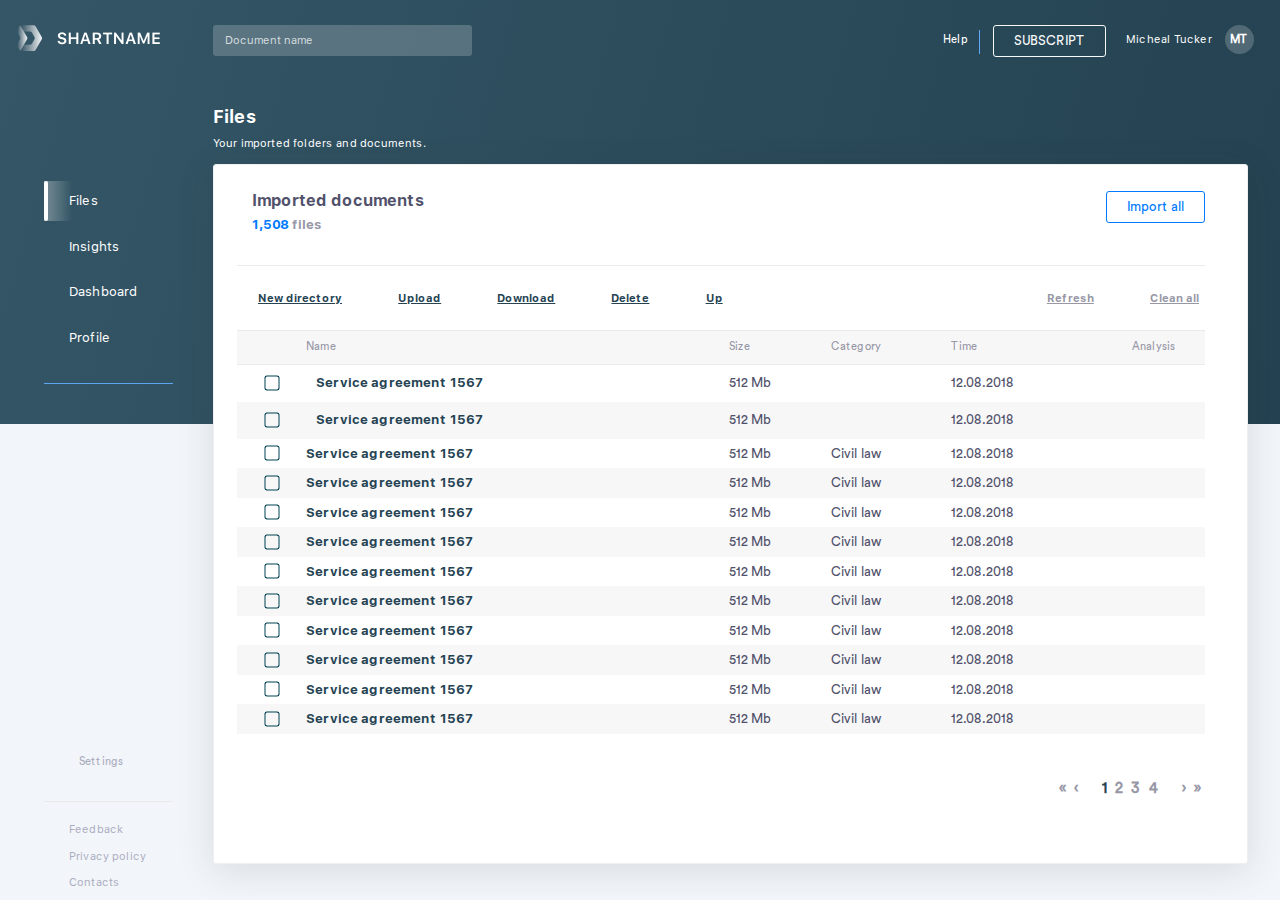
<file: index.html>
<!doctype html>
<html lang="en">

<head>
    <meta charset="utf-8">
    <meta name="viewport" content="width=device-width">
    <title>Shartname</title>
    <link rel="stylesheet" href="css/main.css">
    <link rel="stylesheet" href="https://use.fontawesome.com/releases/v5.8.1/css/all.css"
        integrity="sha384-50oBUHEmvpQ+1lW4y57PTFmhCaXp0ML5d60M1M7uH2+nqUivzIebhndOJK28anvf" crossorigin="anonymous">
</head>

<body>
    <div class="wrapper">
        <header class="header">
            <div class="container">
                <div class="header-logo float-left ">
                    <a href="/"><img src="assets/img/header-logo.png" alt="SHARTNAME" width="144" height="27"></a>
                </div>

                <div class="header-user float-right">
                    <a href="#">
                        <span class="header-user__name">Micheal Tucker</span>
                        <span class="header-user__circle">MT</span>
                        <i class="fas fa-ellipsis-v"></i>
                    </a>
                </div>

                <div class="header-subscribe float-right">
                    <a href="subscribe.html" class="btn btn-outline-light">SUBSCRIPT</a>
                </div>
                <div class="header-help float-right">
                    <a href="#" class="header-help__link">
                        <i class="header-help__icon far fa-question-circle"></i>
                        Help
                    </a>
                </div>

                <div class="header-search float-md-left">
                    <input type="text" class="header-search__field form-control" placeholder="Document name">
                    <button class="header-search__submit">
                        <i class="fas fa-search"></i>
                    </button>
                </div>

            </div>
        </header>


        <div class="container">
            <div class="main-sidebar">

                <nav class="main-sidebar__content">
                    <ul class="main-sidebar__list">
                        <li class="main-sidebar__item active">
                            <a href="index.html" class="main-sidebar__link">Files</a>
                        </li>
                        <li class="main-sidebar__item ">
                            <a href="insights.html" class="main-sidebar__link">Insights</a>
                        </li>
                        <li class="main-sidebar__item ">
                            <a href="dashboard.html" class="main-sidebar__link">Dashboard</a>
                        </li>
                        <li class="main-sidebar__item ">
                            <a href="#" class="main-sidebar__link">Profile</a>
                        </li>
                    </ul>
                </nav>


                <ul class="main-sidebar-additional ">

                    <li class="main-sidebar-additional__item main-sidebar-additional__item_settings">
                        <a href="#" class="main-sidebar-additional__link"><i class="fas fa-cog"></i>Settings</a>
                    </li>

                    <li class="main-sidebar-additional__item">
                        <a href="#" class="main-sidebar-additional__link">Feedback</a>
                    </li>
                    <li class="main-sidebar-additional__item">
                        <a href="#" class="main-sidebar-additional__link">Privacy policy</a>
                    </li>
                    <li class="main-sidebar-additional__item">
                        <a href="#" class="main-sidebar-additional__link">Contacts</a>
                    </li>
                </ul>
            </div>

            <div class="main-content">
                <div class="main-content__head">
                    <h1 class="main-content__title">Files</h1>
                    <div class="main-content__title-small">Your imported folders and documents.</div>
                </div>

                <section class="main-section">
                    <div class="main-section__title clearfix">
                        <div class="float-sm-left main-section__title-left">
                            <h2>Imported documents</h2>
                            <div class="main-section__title-small">
                                <span class="text-primary">1,508</span> files
                            </div>
                        </div>
                        <div class="float-sm-right">
                            <button class="btn btn-outline-primary">Import all</button>
                        </div>
                    </div>

                    <div class="clearfix main-actions">
                        <div class="float-lg-left main-actions__left">
                            <button class="button-action">
                                <i class="fas fa-plus button-action__icon"></i>
                                <span class="button-action__text">New directory</span>
                            </button>
                            <button class="button-action">
                                <i class="fas fa-angle-double-up button-action__icon"></i>
                                <span class="button-action__text">Upload</span>
                            </button>
                            <button class="button-action">
                                <i class="fas fa-angle-double-down button-action__icon"></i>
                                <span class="button-action__text">Download</span>
                            </button>
                            <button class="button-action">
                                <i class="fas fa-times button-action__icon"></i>
                                <span class="button-action__text">Delete</span>
                            </button>
                            <button class="button-action">
                                <i class="fas fa-chevron-up button-action__icon"></i>
                                <span class="button-action__text">Up</span>
                            </button>
                        </div>
                        <div class="float-lg-right main-actions__grey main-actions__right">
                            <button class="button-action">
                                <i class="fas fa-sync button-action__icon"></i>
                                <span class="button-action__text">Refresh</span>
                            </button>
                            <button class="button-action">
                                <i class="far fa-trash-alt button-action__icon"></i>
                                <span class="button-action__text">Clean all</span>
                            </button>
                        </div>
                    </div>

                    <div class="table-responsive">
                        <table class="table table-files">
                            <thead>
                                <tr>
                                    <td class="text-center">&nbsp;</td>
                                    <td>Name</td>
                                    <td>Size</td>
                                    <td>Category</td>
                                    <td>Time</td>
                                    <td class="text-center">Analysis</td>
                                </tr>
                            </thead>
                            <tbody>
                                <tr>
                                    <td class="text-center">
                                        <input type="checkbox" class="custom-checkbox" id="checkbox-1">
                                        <label class="custom-checkbox__label" for="checkbox-1"></label>
                                    </td>
                                    <td class="table-files__folder">
                                        <a href="#">
                                            <i class="table-files__icon fas fa-folder"></i>Service agreement 1567
                                        </a>
                                    </td>
                                    <td>
                                        512 Mb
                                    </td>
                                    <td>
                                        &nbsp;
                                    </td>
                                    <td>
                                        12.08.2018
                                    </td>
                                    <td class="text-center table-files__analysis">
                                        &nbsp;
                                    </td>
                                </tr>
                                <tr>
                                    <td class="text-center">
                                        <input type="checkbox" class="custom-checkbox" id="checkbox-2">
                                        <label class="custom-checkbox__label" for="checkbox-2"></label>
                                    </td>
                                    <td class="table-files__folder">
                                        <a href="#">
                                            <i class="table-files__icon fas fa-folder"></i>Service agreement 1567
                                        </a>
                                    </td>
                                    <td>
                                        512 Mb
                                    </td>
                                    <td>
                                        &nbsp;
                                    </td>
                                    <td>
                                        12.08.2018
                                    </td>
                                    <td class="text-center table-files__analysis">
                                        &nbsp;
                                    </td>
                                </tr>
                                <tr>
                                    <td class="text-center">
                                        <input type="checkbox" class="custom-checkbox" id="checkbox-3">
                                        <label class="custom-checkbox__label" for="checkbox-3"></label>
                                    </td>
                                    <td class="table-files__folder">
                                        <a href="#">Service agreement 1567</a>
                                    </td>
                                    <td>
                                        512 Mb
                                    </td>
                                    <td>
                                        Civil law
                                    </td>
                                    <td>
                                        12.08.2018
                                    </td>
                                    <td class="text-center table-files__analysis">
                                        <i class="fas fa-check-circle"></i>
                                    </td>
                                </tr>
                                <tr>
                                    <td class="text-center">
                                        <input type="checkbox" class="custom-checkbox" id="checkbox-4">
                                        <label class="custom-checkbox__label" for="checkbox-4"></label>
                                    </td>
                                    <td class="table-files__folder">
                                        <a href="#">Service agreement 1567</a>
                                    </td>
                                    <td>
                                        512 Mb
                                    </td>
                                    <td>
                                        Civil law
                                    </td>
                                    <td>
                                        12.08.2018
                                    </td>
                                    <td class="text-center table-files__analysis">
                                        <i class="fas fa-check-circle"></i>
                                    </td>
                                </tr>
                                <tr>
                                    <td class="text-center">
                                        <input type="checkbox" class="custom-checkbox" id="checkbox-5">
                                        <label class="custom-checkbox__label" for="checkbox-5"></label>
                                    </td>
                                    <td class="table-files__folder">
                                        <a href="#">Service agreement 1567</a>
                                    </td>
                                    <td>
                                        512 Mb
                                    </td>
                                    <td>
                                        Civil law
                                    </td>
                                    <td>
                                        12.08.2018
                                    </td>
                                    <td class="text-center table-files__analysis">
                                        <i class="fas fa-check-circle"></i>
                                    </td>
                                </tr>
                                <tr>
                                    <td class="text-center">
                                        <input type="checkbox" class="custom-checkbox" id="checkbox-6">
                                        <label class="custom-checkbox__label" for="checkbox-6"></label>
                                    </td>
                                    <td class="table-files__folder">
                                        <a href="#">Service agreement 1567</a>
                                    </td>
                                    <td>
                                        512 Mb
                                    </td>
                                    <td>
                                        Civil law
                                    </td>
                                    <td>
                                        12.08.2018
                                    </td>
                                    <td class="text-center table-files__analysis">
                                        <i class="fas fa-check-circle"></i>
                                    </td>
                                </tr>
                                <tr>
                                    <td class="text-center">
                                        <input type="checkbox" class="custom-checkbox" id="checkbox-7">
                                        <label class="custom-checkbox__label" for="checkbox-7"></label>
                                    </td>
                                    <td class="table-files__folder">
                                        <a href="#">Service agreement 1567</a>
                                    </td>
                                    <td>
                                        512 Mb
                                    </td>
                                    <td>
                                        Civil law
                                    </td>
                                    <td>
                                        12.08.2018
                                    </td>
                                    <td class="text-center table-files__analysis">
                                        <i class="fas fa-check-circle"></i>
                                    </td>
                                </tr>
                                <tr>
                                    <td class="text-center">
                                        <input type="checkbox" class="custom-checkbox" id="checkbox-8">
                                        <label class="custom-checkbox__label" for="checkbox-8"></label>
                                    </td>
                                    <td class="table-files__folder">
                                        <a href="#">Service agreement 1567</a>
                                    </td>
                                    <td>
                                        512 Mb
                                    </td>
                                    <td>
                                        Civil law
                                    </td>
                                    <td>
                                        12.08.2018
                                    </td>
                                    <td class="text-center table-files__analysis">
                                        <i class="fas fa-check-circle"></i>
                                    </td>
                                </tr>
                                <tr>
                                    <td class="text-center">
                                        <input type="checkbox" class="custom-checkbox" id="checkbox-9">
                                        <label class="custom-checkbox__label" for="checkbox-9"></label>
                                    </td>
                                    <td class="table-files__folder">
                                        <a href="#">Service agreement 1567</a>
                                    </td>
                                    <td>
                                        512 Mb
                                    </td>
                                    <td>
                                        Civil law
                                    </td>
                                    <td>
                                        12.08.2018
                                    </td>
                                    <td class="text-center table-files__analysis">
                                        <i class="fas fa-check-circle"></i>
                                    </td>
                                </tr>
                                <tr>
                                    <td class="text-center">
                                        <input type="checkbox" class="custom-checkbox" id="checkbox-10">
                                        <label class="custom-checkbox__label" for="checkbox-10"></label>
                                    </td>
                                    <td class="table-files__folder">
                                        <a href="#">Service agreement 1567</a>
                                    </td>
                                    <td>
                                        512 Mb
                                    </td>
                                    <td>
                                        Civil law
                                    </td>
                                    <td>
                                        12.08.2018
                                    </td>
                                    <td class="text-center table-files__analysis">
                                        <i class="fas fa-check-circle"></i>
                                    </td>
                                </tr>
                                <tr>
                                    <td class="text-center">
                                        <input type="checkbox" class="custom-checkbox" id="checkbox-11">
                                        <label class="custom-checkbox__label" for="checkbox-11"></label>
                                    </td>
                                    <td class="table-files__folder">
                                        <a href="#">Service agreement 1567</a>
                                    </td>
                                    <td>
                                        512 Mb
                                    </td>
                                    <td>
                                        Civil law
                                    </td>
                                    <td>
                                        12.08.2018
                                    </td>
                                    <td class="text-center table-files__analysis">
                                        <i class="fas fa-check-circle"></i>
                                    </td>
                                </tr>
                                <tr>
                                    <td class="text-center">
                                        <input type="checkbox" class="custom-checkbox" id="checkbox-12">
                                        <label class="custom-checkbox__label" for="checkbox-12"></label>
                                    </td>
                                    <td class="table-files__folder">
                                        <a href="#">Service agreement 1567</a>
                                    </td>
                                    <td>
                                        512 Mb
                                    </td>
                                    <td>
                                        Civil law
                                    </td>
                                    <td>
                                        12.08.2018
                                    </td>
                                    <td class="text-center table-files__analysis">
                                        <i class="fas fa-check-circle"></i>
                                    </td>
                                </tr>
                            </tbody>
                        </table>
                    </div>

                    <nav aria-label="pages">
                        <ul class="pagination">
                            <li class="page-item"><a class="page-link" href="#">&laquo;</a></li>
                            <li class="page-item mr-3"><a class="page-link" href="#">&lsaquo;</a></li>
                            <li class="page-item active"><span class="page-link">1</span></li>
                            <li class="page-item"><a class="page-link" href="#">2</a></li>
                            <li class="page-item"><a class="page-link" href="#">3</a></li>
                            <li class="page-item"><a class="page-link" href="#">4</a></li>
                            <li class="page-item ml-3"><a class="page-link" href="#">&rsaquo;</a></li>
                            <li class="page-item"><a class="page-link" href="#">&raquo;</a></li>
                        </ul>
                    </nav>
                </section>
            </div>
        </div>
    </div>

    <script src="https://code.jquery.com/jquery-3.3.1.slim.min.js"
        integrity="sha384-q8i/X+965DzO0rT7abK41JStQIAqVgRVzpbzo5smXKp4YfRvH+8abtTE1Pi6jizo" crossorigin="anonymous">
    </script>
    <script src="https://cdnjs.cloudflare.com/ajax/libs/popper.js/1.14.7/umd/popper.min.js"
        integrity="sha384-UO2eT0CpHqdSJQ6hJty5KVphtPhzWj9WO1clHTMGa3JDZwrnQq4sF86dIHNDz0W1" crossorigin="anonymous">
    </script>
    <script src="https://stackpath.bootstrapcdn.com/bootstrap/4.3.1/js/bootstrap.min.js"
        integrity="sha384-JjSmVgyd0p3pXB1rRibZUAYoIIy6OrQ6VrjIEaFf/nJGzIxFDsf4x0xIM+B07jRM" crossorigin="anonymous">
    </script>
    <script type="text/javascript">
        $(window).on('load', function () {
            $('#modal-anomaly').modal('show');
        });
    </script>

</body>

</html>
</file>
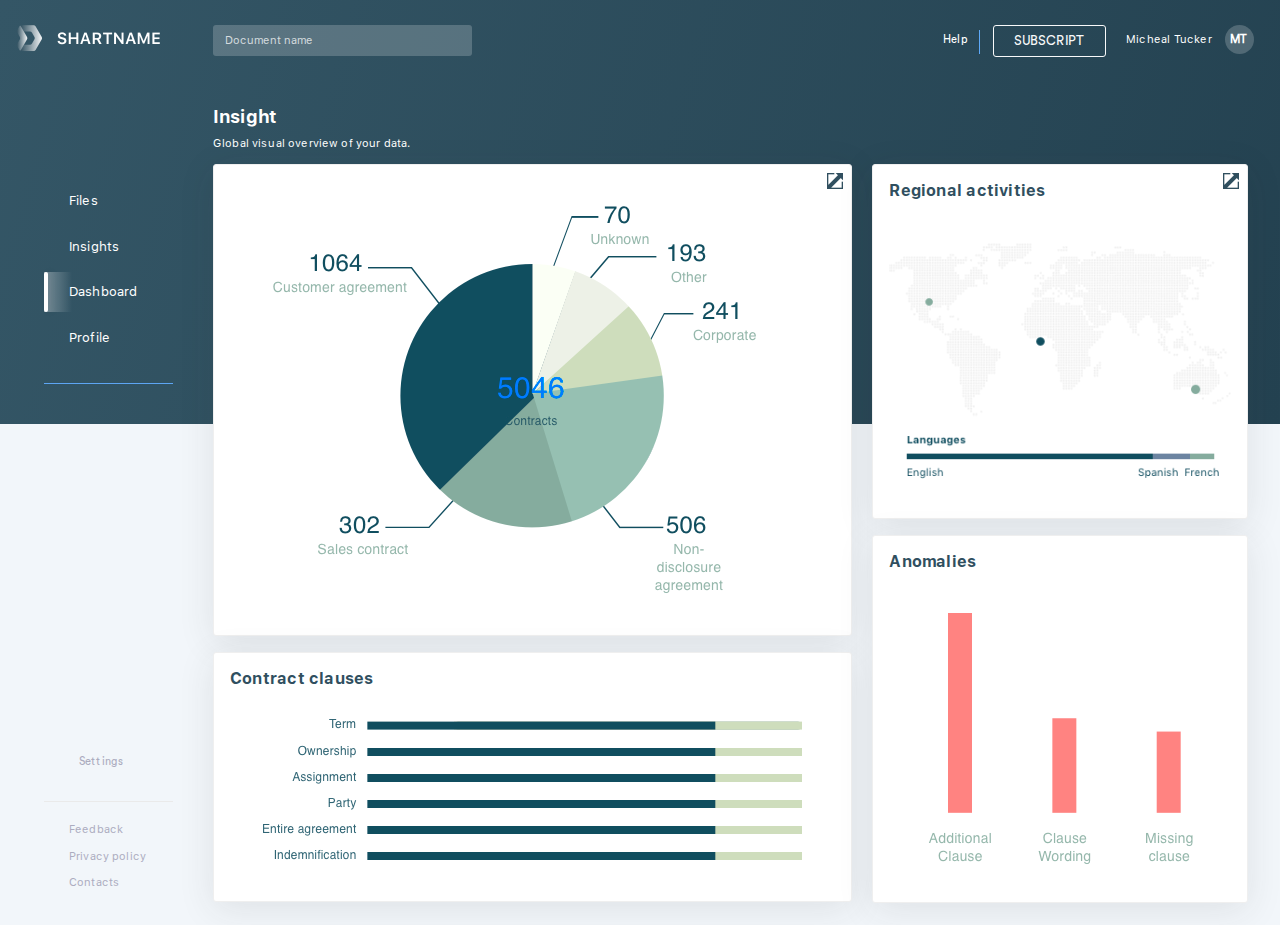
<file: dashboard.html>
<!doctype html>
<html lang="en">
<head>
    <meta charset="utf-8">
    <meta name="viewport" content="width=device-width">
    <title>Shartname</title>
    <link rel="stylesheet" href="css/main.css">
    <link rel="stylesheet" href="https://use.fontawesome.com/releases/v5.8.1/css/all.css" integrity="sha384-50oBUHEmvpQ+1lW4y57PTFmhCaXp0ML5d60M1M7uH2+nqUivzIebhndOJK28anvf" crossorigin="anonymous">
</head>
<body>
    <div class="wrapper">
        <header class="header">
    <div class="container">
        <div class="header-logo float-left ">
            <a href="/"><img src="assets/img/header-logo.png" alt="SHARTNAME" width="144" height="27"></a>
        </div>
        
            <div class="header-user float-right">
                <a href="#">
                    <span class="header-user__name">Micheal Tucker</span>
                    <span class="header-user__circle">MT</span>
                    <i class="fas fa-ellipsis-v"></i>
                </a>
            </div>
        
        <div class="header-subscribe float-right">
            <a href="subscribe.html" class="btn btn-outline-light">SUBSCRIPT</a>
        </div>
        <div class="header-help float-right">
            <a href="#" class="header-help__link">
                <i class="header-help__icon far fa-question-circle"></i>
                Help
            </a>
        </div>
        
            <div class="header-search float-md-left">
                <input type="text" class="header-search__field form-control" placeholder="Document name">
                <button class="header-search__submit">
                    <i class="fas fa-search"></i>
                </button>
            </div>
        
    </div>
</header>


        <div class="container">
            <div class="main-sidebar">
    
        <nav class="main-sidebar__content">
            <ul class="main-sidebar__list">
                <li class="main-sidebar__item ">
                    <a href="index.html" class="main-sidebar__link">Files</a>
                </li>
                <li class="main-sidebar__item ">
                    <a href="insights.html" class="main-sidebar__link">Insights</a>
                </li>
                <li class="main-sidebar__item active">
                    <a href="dashboard.html" class="main-sidebar__link">Dashboard</a>
                </li>
                <li class="main-sidebar__item ">
                    <a href="#" class="main-sidebar__link">Profile</a>
                </li>
            </ul>
        </nav>
    

    <ul class="main-sidebar-additional ">
        
            <li class="main-sidebar-additional__item main-sidebar-additional__item_settings">
                <a href="#" class="main-sidebar-additional__link"><i class="fas fa-cog"></i>Settings</a>
            </li>
        
        <li class="main-sidebar-additional__item">
            <a href="#" class="main-sidebar-additional__link">Feedback</a>
        </li>
        <li class="main-sidebar-additional__item">
            <a href="#" class="main-sidebar-additional__link">Privacy policy</a>
        </li>
        <li class="main-sidebar-additional__item">
            <a href="#" class="main-sidebar-additional__link">Contacts</a>
        </li>
    </ul>
</div>

            <div class="main-content">
                <div class="main-content__head">
                    <h1 class="main-content__title">Insight</h1>
                    <div class="main-content__title-small">Global visual overview of your data.</div>
                </div>

                <div class="row">
                    <div class="col-lg-15">
                        <section class="partial-section">
                            <button class="partial-section__expand"></button>
                            <div class="text-center">
                                <img src="assets/pics/insight.png" alt="" width="520" height="388" class="img-fluid">
                            </div>
                        </section>
                        <section class="partial-section mt-3">
                            <h2>Contract clauses</h2>
                            <div class="text-center">
                                <img src="assets/pics/clauses.png" alt="" width="539" height="177" class="img-fluid">
                            </div>
                        </section>
                    </div>
                    <div class="col-lg-9">
                        <section class="partial-section mt-3 mt-lg-0">
                            <button class="partial-section__expand"></button>

                            <h2>Regional activities</h2>

                            <div class="text-center">
                                <img src="assets/pics/map.png" alt="" width="367" height="253" class="img-fluid">
                            </div>
                        </section>
                        <section class="partial-section mt-3">
                            <h2>Anomalies</h2>
                            <div class="text-center">
                                <img src="assets/pics/anomalies.png" alt="" width="265" height="294" class="img-fluid">
                            </div>
                        </section>
                    </div>
                </div>
            </div>
        </div>
    </div>

    <script src="https://code.jquery.com/jquery-3.3.1.slim.min.js" integrity="sha384-q8i/X+965DzO0rT7abK41JStQIAqVgRVzpbzo5smXKp4YfRvH+8abtTE1Pi6jizo" crossorigin="anonymous"></script>
<script src="https://cdnjs.cloudflare.com/ajax/libs/popper.js/1.14.7/umd/popper.min.js" integrity="sha384-UO2eT0CpHqdSJQ6hJty5KVphtPhzWj9WO1clHTMGa3JDZwrnQq4sF86dIHNDz0W1" crossorigin="anonymous"></script>
<script src="https://stackpath.bootstrapcdn.com/bootstrap/4.3.1/js/bootstrap.min.js" integrity="sha384-JjSmVgyd0p3pXB1rRibZUAYoIIy6OrQ6VrjIEaFf/nJGzIxFDsf4x0xIM+B07jRM" crossorigin="anonymous"></script>
<script type="text/javascript">
    $(window).on('load',function(){
        $('#modal-anomaly').modal('show');
    });
</script>

</body>
</html>
</file>
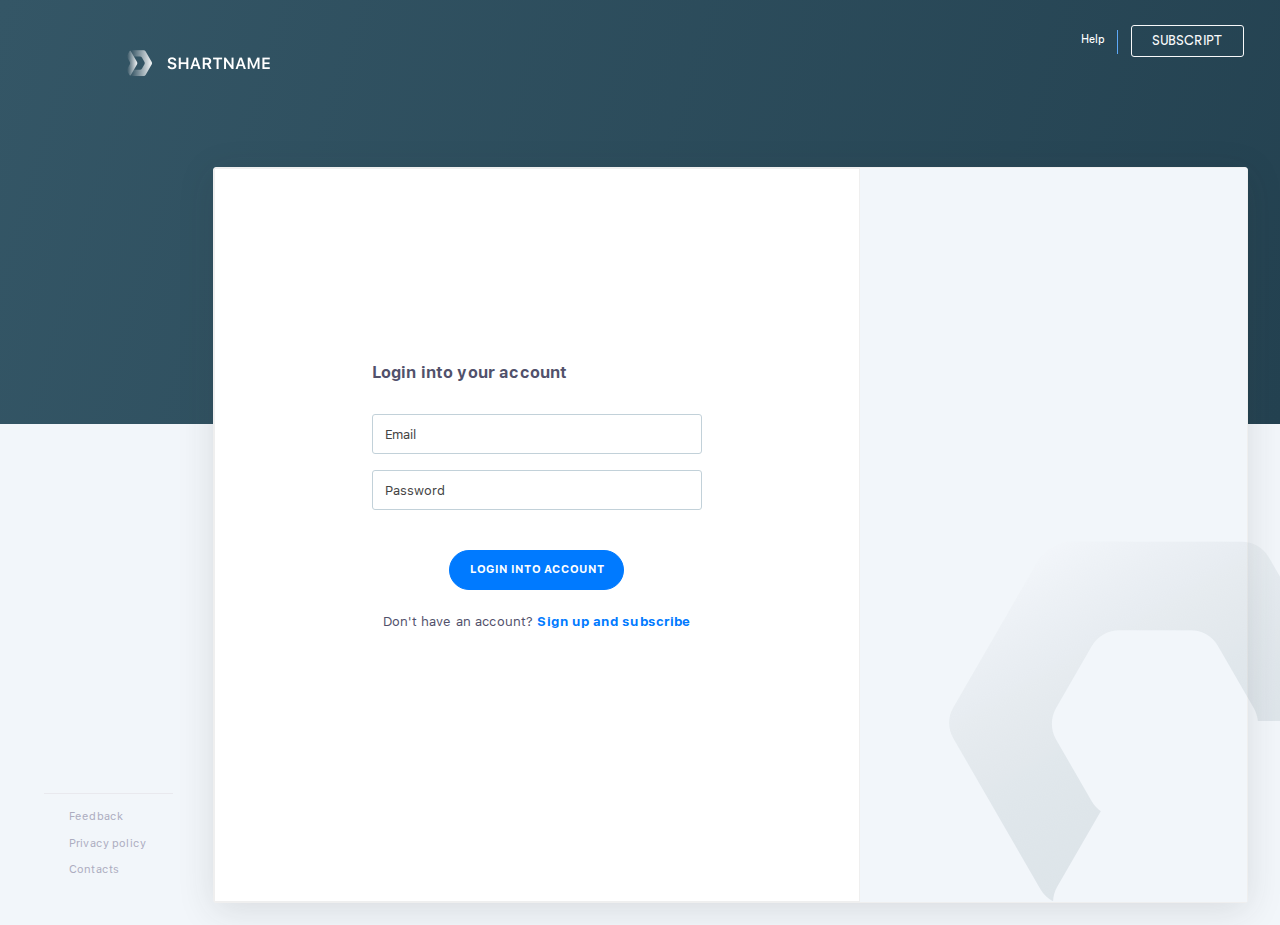
<file: login.html>
<!doctype html>
<html lang="en">
<head>
    <meta charset="utf-8">
    <meta name="viewport" content="width=device-width">
    <title>Shartname</title>
    <link rel="stylesheet" href="css/main.css">
    <link rel="stylesheet" href="https://use.fontawesome.com/releases/v5.8.1/css/all.css" integrity="sha384-50oBUHEmvpQ+1lW4y57PTFmhCaXp0ML5d60M1M7uH2+nqUivzIebhndOJK28anvf" crossorigin="anonymous">
</head>
<body>
    <div class="wrapper">
        <header class="header">
    <div class="container">
        <div class="header-logo float-left header-logo_margin">
            <a href="/"><img src="assets/img/header-logo.png" alt="SHARTNAME" width="144" height="27"></a>
        </div>
        
        <div class="header-subscribe float-right">
            <a href="subscribe.html" class="btn btn-outline-light">SUBSCRIPT</a>
        </div>
        <div class="header-help float-right">
            <a href="#" class="header-help__link">
                <i class="header-help__icon far fa-question-circle"></i>
                Help
            </a>
        </div>
        
    </div>
</header>


        <div class="container">
            <div class="main-sidebar">
    

    <ul class="main-sidebar-additional main-sidebar-additional_mt">
        
        <li class="main-sidebar-additional__item">
            <a href="#" class="main-sidebar-additional__link">Feedback</a>
        </li>
        <li class="main-sidebar-additional__item">
            <a href="#" class="main-sidebar-additional__link">Privacy policy</a>
        </li>
        <li class="main-sidebar-additional__item">
            <a href="#" class="main-sidebar-additional__link">Contacts</a>
        </li>
    </ul>
</div>

            <div class="main-content">
                <div class="main-auth">
                    <div class="row no-gutters h-100">
                        <div class="col-sm-15">
                            <div class="main-auth__white d-flex">
                                <div class="main-auth__content align-self-center">
                                    <h1 class="h2 main-auth__title">Login into your account</h1>

                                    <div class="form-group">
                                        <input type="email" placeholder="Email" class="form-control">
                                    </div>
                                    <div class="form-group">
                                        <input type="password" placeholder="Password" class="form-control">
                                    </div>

                                    <div class="main-auth__submit">
                                        <input type="submit" class="btn btn-primary" value="LOGIN into account">
                                    </div>
                                    <div class="main-auth__info">
                                        Don't have an account? <a href="#">Sign up and subscribe</a>
                                    </div>
                                </div>
                            </div>
                        </div>
                        <div class="col-sm-9">
                            <div class="main-auth__grey"></div>
                        </div>
                    </div>
                </div>
            </div>
        </div>
    </div>

    <script src="https://code.jquery.com/jquery-3.3.1.slim.min.js" integrity="sha384-q8i/X+965DzO0rT7abK41JStQIAqVgRVzpbzo5smXKp4YfRvH+8abtTE1Pi6jizo" crossorigin="anonymous"></script>
<script src="https://cdnjs.cloudflare.com/ajax/libs/popper.js/1.14.7/umd/popper.min.js" integrity="sha384-UO2eT0CpHqdSJQ6hJty5KVphtPhzWj9WO1clHTMGa3JDZwrnQq4sF86dIHNDz0W1" crossorigin="anonymous"></script>
<script src="https://stackpath.bootstrapcdn.com/bootstrap/4.3.1/js/bootstrap.min.js" integrity="sha384-JjSmVgyd0p3pXB1rRibZUAYoIIy6OrQ6VrjIEaFf/nJGzIxFDsf4x0xIM+B07jRM" crossorigin="anonymous"></script>
<script type="text/javascript">
    $(window).on('load',function(){
        $('#modal-anomaly').modal('show');
    });
</script>

</body>
</html>
</file>
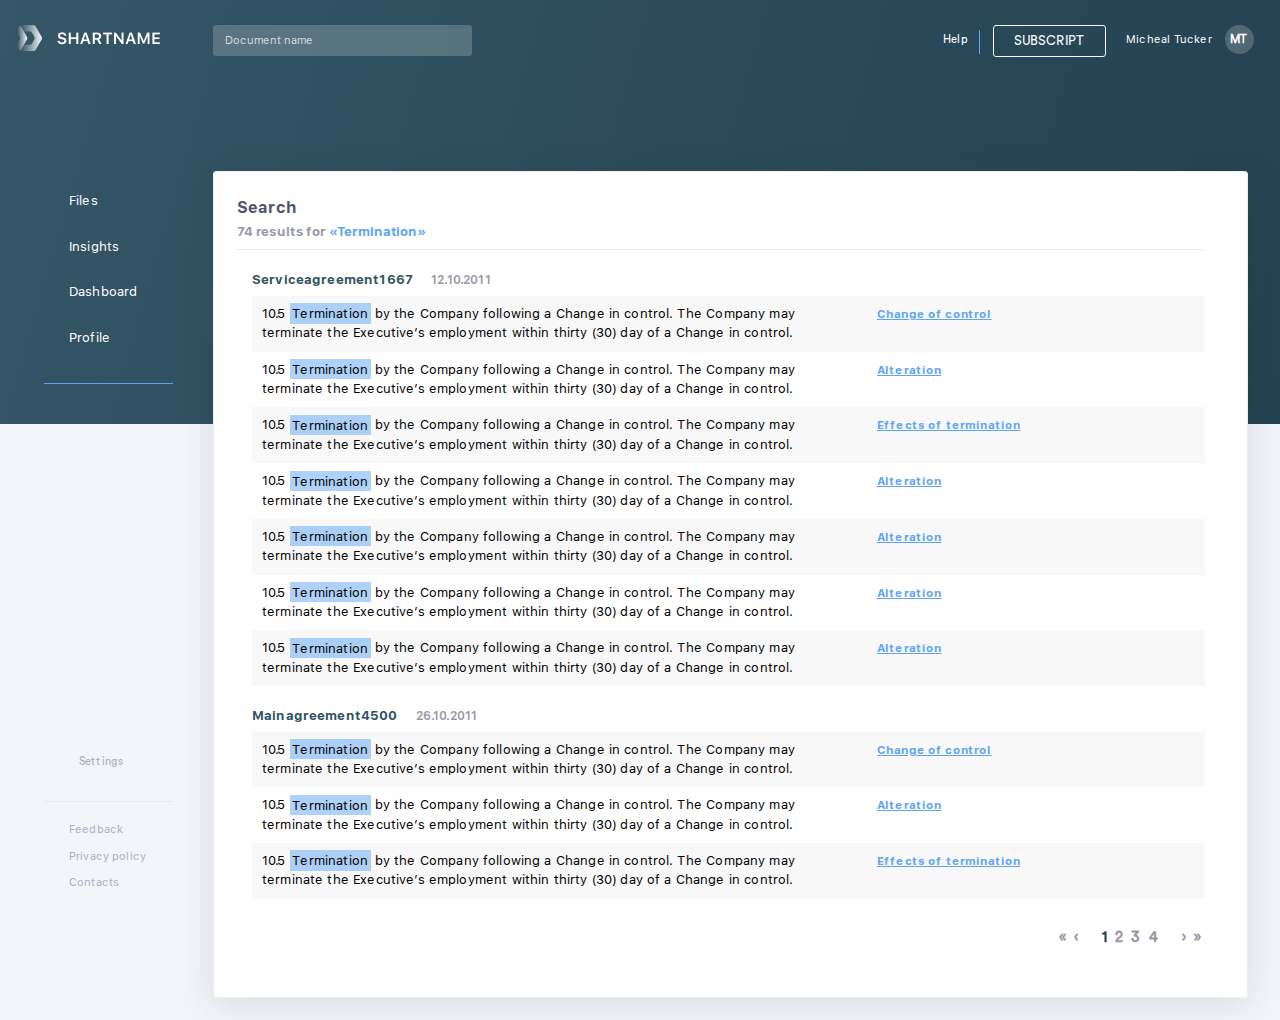
<file: search-result.html>
<!doctype html>
<html lang="en">

<head>
    <meta charset="utf-8">
    <meta name="viewport" content="width=device-width">
    <title>Shartname</title>
    <link rel="stylesheet" href="css/main-dist.css">
    <link rel="stylesheet" href="https://use.fontawesome.com/releases/v5.8.1/css/all.css"
        integrity="sha384-50oBUHEmvpQ+1lW4y57PTFmhCaXp0ML5d60M1M7uH2+nqUivzIebhndOJK28anvf" crossorigin="anonymous">
</head>

<body>
    <div class="wrapper">
        <header class="header">
            <div class="container">
                <div class="header-logo float-left ">
                    <a href="/"><img src="assets/img/header-logo.png" alt="SHARTNAME" width="144" height="27"></a>
                </div>

                <div class="header-user float-right">
                    <a href="#">
                        <span class="header-user__name">Micheal Tucker</span>
                        <span class="header-user__circle">MT</span>
                        <i class="fas fa-ellipsis-v"></i>
                    </a>
                </div>

                <div class="header-subscribe float-right">
                    <a href="subscribe.html" class="btn btn-outline-light">SUBSCRIPT</a>
                </div>
                <div class="header-help float-right">
                    <a href="#" class="header-help__link">
                        <i class="header-help__icon far fa-question-circle"></i>
                        Help
                    </a>
                </div>

                <div class="header-search float-md-left">
                    <input type="text" class="header-search__field form-control" placeholder="Document name">
                    <button class="header-search__submit">
                        <i class="fas fa-search"></i>
                    </button>
                </div>

            </div>
        </header>


        <div class="container">
            <div class="main-sidebar">

                <nav class="main-sidebar__content">
                    <ul class="main-sidebar__list">
                        <li class="main-sidebar__item">
                            <a href="index.html" class="main-sidebar__link">Files</a>
                        </li>
                        <li class="main-sidebar__item ">
                            <a href="insights.html" class="main-sidebar__link">Insights</a>
                        </li>
                        <li class="main-sidebar__item ">
                            <a href="dashboard.html" class="main-sidebar__link">Dashboard</a>
                        </li>
                        <li class="main-sidebar__item ">
                            <a href="#" class="main-sidebar__link">Profile</a>
                        </li>
                    </ul>
                </nav>


                <ul class="main-sidebar-additional ">

                    <li class="main-sidebar-additional__item main-sidebar-additional__item_settings">
                        <a href="#" class="main-sidebar-additional__link"><i class="fas fa-cog"></i>Settings</a>
                    </li>

                    <li class="main-sidebar-additional__item">
                        <a href="#" class="main-sidebar-additional__link">Feedback</a>
                    </li>
                    <li class="main-sidebar-additional__item">
                        <a href="#" class="main-sidebar-additional__link">Privacy policy</a>
                    </li>
                    <li class="main-sidebar-additional__item">
                        <a href="#" class="main-sidebar-additional__link">Contacts</a>
                    </li>
                </ul>
            </div>

            <div class="main-content main-content__search">
                <div class="main-content__head">
                </div>

                <section class="main-section">
                    <div class="main-section__title clearfix">
                        <div class="float-sm-left main-section__title-left">
                            <h2>Search</h2>
                            <div class="main-section__title-small">
                                74 results for <span class="text-primary">«Termination»</span>
                            </div>
                        </div>
                    </div>
                    <div class="search-results">
                        <div class="search-results__block">
                            <div class="search-results__block-head">
                                <span class="search-results__block-head-text">Serviceagreement1667</span>
                                <span class="search-results__block-head-date">12.10.2011</span>
                            </div>
                            <ul class="search-results__block-list">
                                <li class="d-flex search-results__block-item">
                                    <div class="search-results__block-item-text">
                                        <p>
                                            10.5 <mark class="saerh-results_keyword">Termination</mark> by the Company following a Change in control. The Company may terminate the Executive’s employment within thirty (30) day of a Change in control.
                                        </p> 
                                    </div>
                                    <div class="search-results__block-item-article">
                                        <a href="#"> Change of control </a>
                                    </div>
                                </li>
                                <li class="d-flex search-results__block-item">
                                    <div class="search-results__block-item-text">
                                        <p>
                                            10.5 <mark class="saerh-results_keyword">Termination</mark> by the Company following a Change in control. The Company may terminate the Executive’s employment within thirty (30) day of a Change in control.
                                        </p> 
                                    </div>
                                    <div class="search-results__block-item-article">
                                        <a href="#"> Alteration </a>
                                    </div>
                                </li>
                                <li class="d-flex search-results__block-item">
                                    <div class="search-results__block-item-text">
                                        <p>
                                            10.5 <mark class="saerh-results_keyword">Termination</mark> by the Company following a Change in control. The Company may terminate the Executive’s employment within thirty (30) day of a Change in control.
                                        </p> 
                                    </div>
                                    <div class="search-results__block-item-article">
                                        <a href="#"> Effects of termination </a>
                                    </div>
                                </li>
                                <li class="d-flex search-results__block-item">
                                    <div class="search-results__block-item-text">
                                        <p>
                                            10.5 <mark class="saerh-results_keyword">Termination</mark> by the Company following a Change in control. The Company may terminate the Executive’s employment within thirty (30) day of a Change in control.
                                        </p> 
                                    </div>
                                    <div class="search-results__block-item-article">
                                        <a href="#"> Alteration </a>
                                    </div>
                                </li>
                                <li class="d-flex search-results__block-item">
                                    <div class="search-results__block-item-text">
                                        <p>
                                            10.5 <mark class="saerh-results_keyword">Termination</mark> by the Company following a Change in control. The Company may terminate the Executive’s employment within thirty (30) day of a Change in control.
                                        </p> 
                                    </div>
                                    <div class="search-results__block-item-article">
                                        <a href="#"> Alteration </a>
                                    </div>
                                </li>
                                <li class="d-flex search-results__block-item">
                                    <div class="search-results__block-item-text">
                                        <p>
                                            10.5 <mark class="saerh-results_keyword">Termination</mark> by the Company following a Change in control. The Company may terminate the Executive’s employment within thirty (30) day of a Change in control.
                                        </p> 
                                    </div>
                                    <div class="search-results__block-item-article">
                                        <a href="#"> Alteration </a>
                                    </div>
                                </li>
                                <li class="d-flex search-results__block-item">
                                    <div class="search-results__block-item-text">
                                        <p>
                                            10.5 <mark class="saerh-results_keyword">Termination</mark> by the Company following a Change in control. The Company may terminate the Executive’s employment within thirty (30) day of a Change in control.
                                        </p> 
                                    </div>
                                    <div class="search-results__block-item-article">
                                        <a href="#"> Alteration </a>
                                    </div>
                                </li>
                            </ul>
                        </div>
                        <div class="search-results__block">
                            <div class="search-results__block-head">
                                <span class="search-results__block-head-text">Mainagreement4500</span>
                                <span class="search-results__block-head-date">26.10.2011</span>
                            </div>
                            <ul class="search-results__block-list">
                                <li class="d-flex search-results__block-item">
                                    <div class="search-results__block-item-text">
                                        <p>
                                            10.5 <mark class="saerh-results_keyword">Termination</mark> by the Company following a Change in control. The Company may terminate the Executive’s employment within thirty (30) day of a Change in control.
                                        </p> 
                                    </div>
                                    <div class="search-results__block-item-article">
                                        <a href="#"> Change of control </a>
                                    </div>
                                </li>
                                <li class="d-flex search-results__block-item">
                                    <div class="search-results__block-item-text">
                                        <p>
                                            10.5 <mark class="saerh-results_keyword">Termination</mark> by the Company following a Change in control. The Company may terminate the Executive’s employment within thirty (30) day of a Change in control.
                                        </p> 
                                    </div>
                                    <div class="search-results__block-item-article">
                                        <a href="#"> Alteration </a>
                                    </div>
                                </li>
                                <li class="d-flex search-results__block-item">
                                    <div class="search-results__block-item-text">
                                        <p>
                                            10.5 <mark class="saerh-results_keyword">Termination</mark> by the Company following a Change in control. The Company may terminate the Executive’s employment within thirty (30) day of a Change in control.
                                        </p> 
                                    </div>
                                    <div class="search-results__block-item-article">
                                        <a href="#"> Effects of termination </a>
                                    </div>
                                </li>
                            </ul>
                        </div>
                    </div>
                    <nav aria-label="pages">
                        <ul class="pagination">
                            <li class="page-item"><a class="page-link" href="#">&laquo;</a></li>
                            <li class="page-item mr-3"><a class="page-link" href="#">&lsaquo;</a></li>
                            <li class="page-item active"><span class="page-link">1</span></li>
                            <li class="page-item"><a class="page-link" href="#">2</a></li>
                            <li class="page-item"><a class="page-link" href="#">3</a></li>
                            <li class="page-item"><a class="page-link" href="#">4</a></li>
                            <li class="page-item ml-3"><a class="page-link" href="#">&rsaquo;</a></li>
                            <li class="page-item"><a class="page-link" href="#">&raquo;</a></li>
                        </ul>
                    </nav>
                </section>
            </div>
        </div>
    </div>

    <script src="https://code.jquery.com/jquery-3.3.1.slim.min.js"
        integrity="sha384-q8i/X+965DzO0rT7abK41JStQIAqVgRVzpbzo5smXKp4YfRvH+8abtTE1Pi6jizo" crossorigin="anonymous">
    </script>
    <script src="https://cdnjs.cloudflare.com/ajax/libs/popper.js/1.14.7/umd/popper.min.js"
        integrity="sha384-UO2eT0CpHqdSJQ6hJty5KVphtPhzWj9WO1clHTMGa3JDZwrnQq4sF86dIHNDz0W1" crossorigin="anonymous">
    </script>
    <script src="https://stackpath.bootstrapcdn.com/bootstrap/4.3.1/js/bootstrap.min.js"
        integrity="sha384-JjSmVgyd0p3pXB1rRibZUAYoIIy6OrQ6VrjIEaFf/nJGzIxFDsf4x0xIM+B07jRM" crossorigin="anonymous">
    </script>
    <script type="text/javascript">
        $(window).on('load', function () {
            $('#modal-anomaly').modal('show');
        });
    </script>

</body>

</html>
</file>
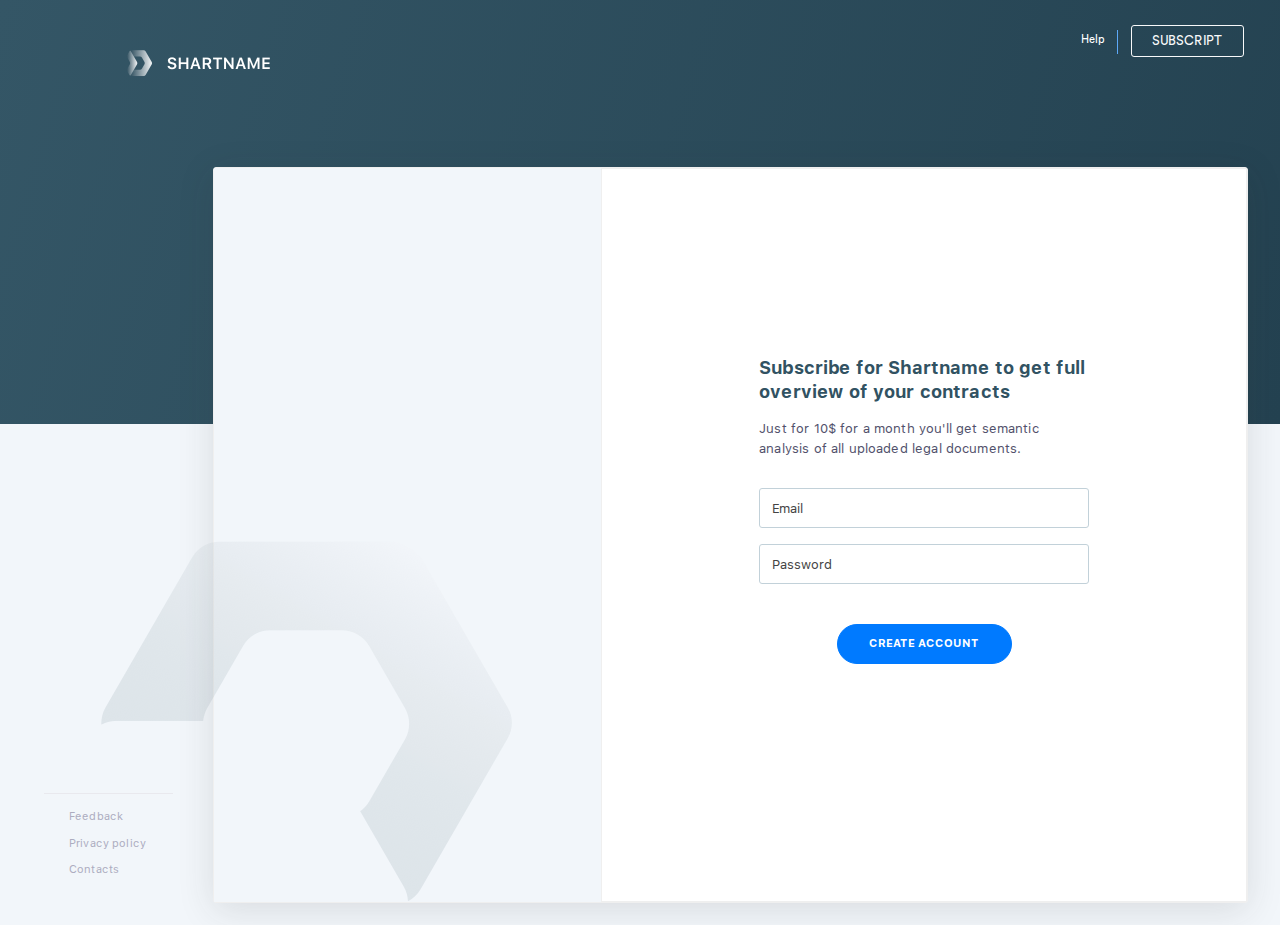
<file: subscribe.html>
<!doctype html>
<html lang="en">
<head>
    <meta charset="utf-8">
    <meta name="viewport" content="width=device-width">
    <title>Shartname</title>
    <link rel="stylesheet" href="css/main.css">
    <link rel="stylesheet" href="https://use.fontawesome.com/releases/v5.8.1/css/all.css" integrity="sha384-50oBUHEmvpQ+1lW4y57PTFmhCaXp0ML5d60M1M7uH2+nqUivzIebhndOJK28anvf" crossorigin="anonymous">
</head>
<body>
    <div class="wrapper">
        <header class="header">
    <div class="container">
        <div class="header-logo float-left header-logo_margin">
            <a href="/"><img src="assets/img/header-logo.png" alt="SHARTNAME" width="144" height="27"></a>
        </div>
        
        <div class="header-subscribe float-right">
            <a href="subscribe.html" class="btn btn-outline-light">SUBSCRIPT</a>
        </div>
        <div class="header-help float-right">
            <a href="#" class="header-help__link">
                <i class="header-help__icon far fa-question-circle"></i>
                Help
            </a>
        </div>
        
    </div>
</header>


        <div class="container">
            <div class="main-sidebar">
    

    <ul class="main-sidebar-additional main-sidebar-additional_mt">
        
        <li class="main-sidebar-additional__item">
            <a href="#" class="main-sidebar-additional__link">Feedback</a>
        </li>
        <li class="main-sidebar-additional__item">
            <a href="#" class="main-sidebar-additional__link">Privacy policy</a>
        </li>
        <li class="main-sidebar-additional__item">
            <a href="#" class="main-sidebar-additional__link">Contacts</a>
        </li>
    </ul>
</div>

            <div class="main-content">
                <div class="main-auth main-auth_subscribe">
                    <div class="row no-gutters h-100">
                        <div class="col-sm-9 order-1 order-sm-0">
                            <div class="main-auth__grey">
                            </div>
                        </div>
                        <div class="col-sm-15 order-0 order-sm-1">
                            <div class="main-auth__white d-flex">
                                <div class="main-auth__content align-self-center">
                                    <h1 class="main-auth__title">Subscribe for Shartname to get full overview of your contracts</h1>
                                    <div class="main-auth__small">
                                        Just for 10$ for a month you'll get semantic analysis of all uploaded legal documents.
                                    </div>
                                    <div class="form-group">
                                        <input type="email" placeholder="Email" class="form-control">
                                    </div>
                                    <div class="form-group">
                                        <input type="password" placeholder="Password" class="form-control">
                                    </div>

                                    <div class="main-auth__submit">
                                        <input type="submit" class="btn btn-primary" value="Create account">
                                    </div>
                                </div>
                            </div>
                        </div>
                    </div>
                </div>
            </div>
        </div>
    </div>

    <script src="https://code.jquery.com/jquery-3.3.1.slim.min.js" integrity="sha384-q8i/X+965DzO0rT7abK41JStQIAqVgRVzpbzo5smXKp4YfRvH+8abtTE1Pi6jizo" crossorigin="anonymous"></script>
<script src="https://cdnjs.cloudflare.com/ajax/libs/popper.js/1.14.7/umd/popper.min.js" integrity="sha384-UO2eT0CpHqdSJQ6hJty5KVphtPhzWj9WO1clHTMGa3JDZwrnQq4sF86dIHNDz0W1" crossorigin="anonymous"></script>
<script src="https://stackpath.bootstrapcdn.com/bootstrap/4.3.1/js/bootstrap.min.js" integrity="sha384-JjSmVgyd0p3pXB1rRibZUAYoIIy6OrQ6VrjIEaFf/nJGzIxFDsf4x0xIM+B07jRM" crossorigin="anonymous"></script>
<script type="text/javascript">
    $(window).on('load',function(){
        $('#modal-anomaly').modal('show');
    });
</script>

</body>
</html>
</file>
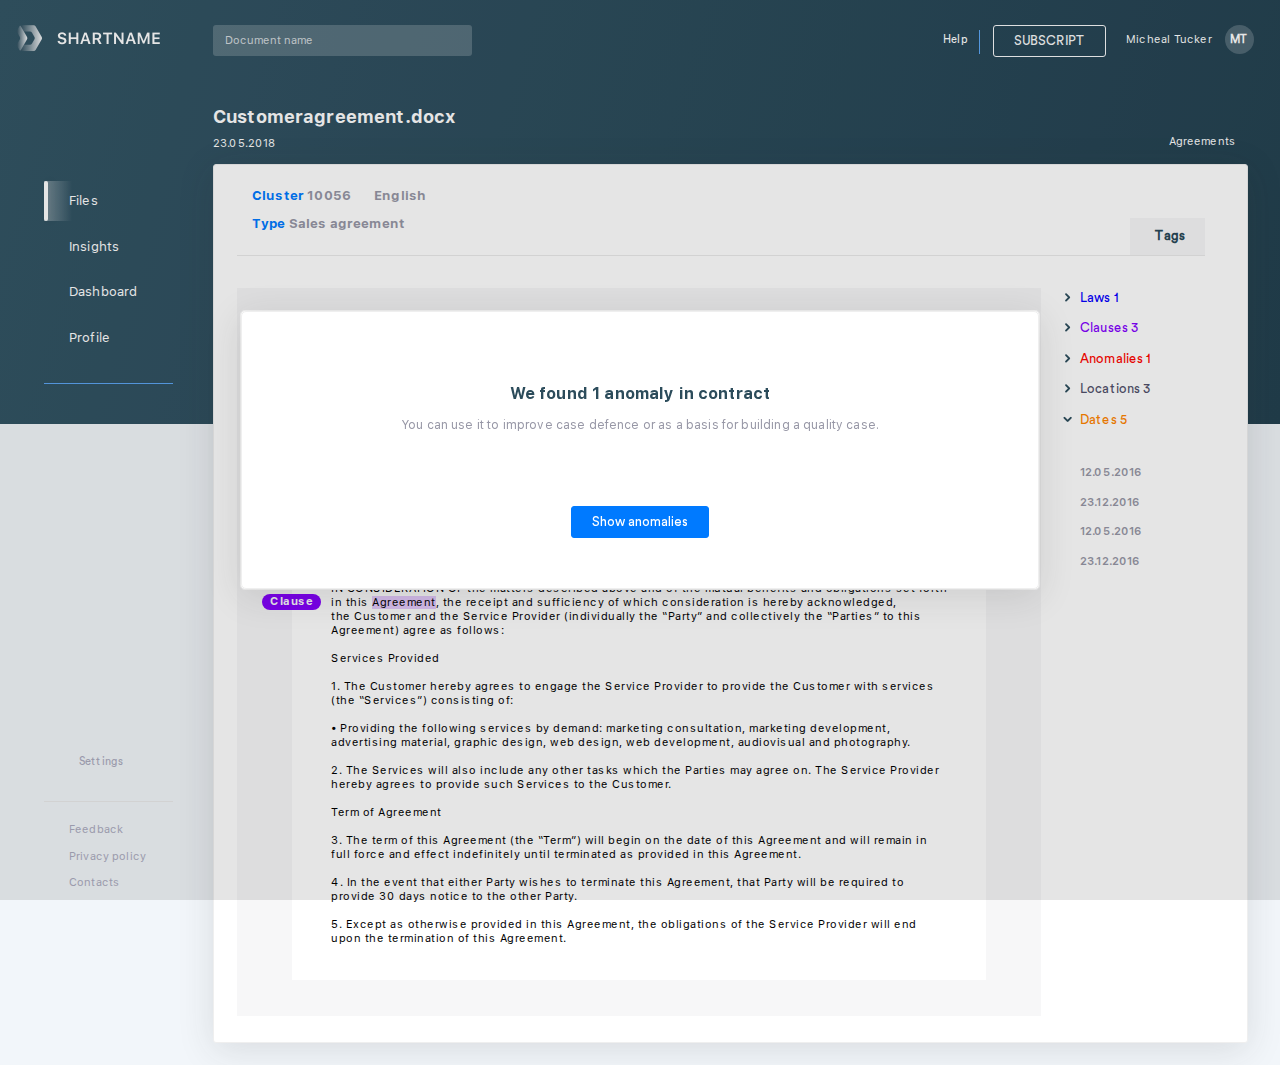
<file: tagging.html>
<!doctype html>
<html lang="en">
<head>
    <meta charset="utf-8">
    <meta name="viewport" content="width=device-width">
    <title>Shartname</title>
    <link rel="stylesheet" href="css/main.css">
    <link rel="stylesheet" href="https://use.fontawesome.com/releases/v5.8.1/css/all.css" integrity="sha384-50oBUHEmvpQ+1lW4y57PTFmhCaXp0ML5d60M1M7uH2+nqUivzIebhndOJK28anvf" crossorigin="anonymous">
</head>
<body>
    <div class="wrapper">
        <header class="header">
    <div class="container">
        <div class="header-logo float-left ">
            <a href="/"><img src="assets/img/header-logo.png" alt="SHARTNAME" width="144" height="27"></a>
        </div>
        
            <div class="header-user float-right">
                <a href="#">
                    <span class="header-user__name">Micheal Tucker</span>
                    <span class="header-user__circle">MT</span>
                    <i class="fas fa-ellipsis-v"></i>
                </a>
            </div>
        
        <div class="header-subscribe float-right">
            <a href="subscribe.html" class="btn btn-outline-light">SUBSCRIPT</a>
        </div>
        <div class="header-help float-right">
            <a href="#" class="header-help__link">
                <i class="header-help__icon far fa-question-circle"></i>
                Help
            </a>
        </div>
        
            <div class="header-search float-md-left">
                <input type="text" class="header-search__field form-control" placeholder="Document name">
                <button class="header-search__submit">
                    <i class="fas fa-search"></i>
                </button>
            </div>
        
    </div>
</header>


        <div class="container">
            <div class="main-sidebar">
    
        <nav class="main-sidebar__content">
            <ul class="main-sidebar__list">
                <li class="main-sidebar__item active">
                    <a href="index.html" class="main-sidebar__link">Files</a>
                </li>
                <li class="main-sidebar__item ">
                    <a href="#" class="main-sidebar__link">Insights</a>
                </li>
                <li class="main-sidebar__item ">
                    <a href="dashboard.html" class="main-sidebar__link">Dashboard</a>
                </li>
                <li class="main-sidebar__item ">
                    <a href="insights.html" class="main-sidebar__link">Profile</a>
                </li>
            </ul>
        </nav>
    

    <ul class="main-sidebar-additional ">
        
            <li class="main-sidebar-additional__item main-sidebar-additional__item_settings">
                <a href="#" class="main-sidebar-additional__link"><i class="fas fa-cog"></i>Settings</a>
            </li>
        
        <li class="main-sidebar-additional__item">
            <a href="#" class="main-sidebar-additional__link">Feedback</a>
        </li>
        <li class="main-sidebar-additional__item">
            <a href="#" class="main-sidebar-additional__link">Privacy policy</a>
        </li>
        <li class="main-sidebar-additional__item">
            <a href="#" class="main-sidebar-additional__link">Contacts</a>
        </li>
    </ul>
</div>

            <div class="main-content">
                <div class="main-content__head">
                    <div class="float-sm-left">
                        <h1 class="main-content__title">Customeragreement.docx</h1>
                        <div class="main-content__title-small">23.05.2018</div>
                    </div>
                    <div class="float-sm-right main-content-head-folder">
                        <span class="main-content-head-folder__name">Agreements</span>
                        <i class="main-content-head-folder__icon fas fa-folder"></i>
                    </div>
                </div>

                <section class="main-section main-section_analysator">
                    <div class="main-document-info">
                        <span class="text-primary">Cluster</span> 10056
                        <span class="main-document-info__language">English</span>

                        <div class="mt-2">
                            <span class="text-primary">Type</span> Sales agreement
                        </div>
                    </div>

                    <div class="main-title-tab">
                        <div class="main-title-tab__name">
                            <i class="main-title-tab__icon fas fa-tag"></i>
                            <span class="main-title-tab__text">Tags</span>
                        </div>
                    </div>

                    <div class="main-analysator">
                        <div class="main-analysator-sidebar">
                            <div class="main-analysator-sidebar__head main-analysator-sidebar__head_law collapsed"
                                data-toggle="collapse"
                                data-target="#analysator-law"
                                aria-expanded="false"
                                aria-controls="analysator-law">
                                Laws 1
                            </div>
                            <div class="main-analysator-sidebar__content collapse" id="analysator-law">
                                <ul class="main-analysator-sidebar__list">
                                    <li class="main-analysator-sidebar__item"><a href="#">12.05.2016</a></li>
                                    <li class="main-analysator-sidebar__item"><a href="#">23.12.2016</a></li>
                                    <li class="main-analysator-sidebar__item"><a href="#">12.05.2016</a></li>
                                    <li class="main-analysator-sidebar__item"><a href="#">23.12.2016</a></li>
                                </ul>
                            </div>
                            <div class="main-analysator-sidebar__head main-analysator-sidebar__head_clause collapsed"
                                data-toggle="collapse"
                                data-target="#analysator-clause"
                                aria-expanded="false"
                                aria-controls="analysator-clause">
                                Clauses 3
                            </div>
                            <div class="main-analysator-sidebar__content collapse" id="analysator-clause">
                                <ul class="main-analysator-sidebar__list">
                                    <li class="main-analysator-sidebar__item"><a href="#">12.05.2016</a></li>
                                    <li class="main-analysator-sidebar__item"><a href="#">23.12.2016</a></li>
                                    <li class="main-analysator-sidebar__item"><a href="#">12.05.2016</a></li>
                                    <li class="main-analysator-sidebar__item"><a href="#">23.12.2016</a></li>
                                </ul>
                            </div>
                            <div class="main-analysator-sidebar__head main-analysator-sidebar__head_anomaly collapsed"
                                data-toggle="collapse"
                                data-target="#analysator-anomaly"
                                aria-expanded="false"
                                aria-controls="analysator-anomaly">
                                Anomalies 1
                            </div>
                            <div class="main-analysator-sidebar__content collapse" id="analysator-anomaly">
                                <ul class="main-analysator-sidebar__list">
                                    <li class="main-analysator-sidebar__item"><a href="#">12.05.2016</a></li>
                                    <li class="main-analysator-sidebar__item"><a href="#">23.12.2016</a></li>
                                    <li class="main-analysator-sidebar__item"><a href="#">12.05.2016</a></li>
                                    <li class="main-analysator-sidebar__item"><a href="#">23.12.2016</a></li>
                                </ul>
                            </div>
                            <div class="main-analysator-sidebar__head main-analysator-sidebar__head_location collapsed"
                                data-toggle="collapse"
                                data-target="#analysator-location"
                                aria-expanded="false"
                                aria-controls="analysator-location">
                                Locations 3
                            </div>
                            <div class="main-analysator-sidebar__content collapse" id="analysator-location">
                                <ul class="main-analysator-sidebar__list">
                                    <li class="main-analysator-sidebar__item"><a href="#">12.05.2016</a></li>
                                    <li class="main-analysator-sidebar__item"><a href="#">23.12.2016</a></li>
                                    <li class="main-analysator-sidebar__item"><a href="#">12.05.2016</a></li>
                                    <li class="main-analysator-sidebar__item"><a href="#">23.12.2016</a></li>
                                </ul>
                            </div>
                            <div class="main-analysator-sidebar__head main-analysator-sidebar__head_date"
                                data-toggle="collapse"
                                data-target="#analysator-date"
                                aria-expanded="true"
                                aria-controls="analysator-date">
                                Dates 5
                            </div>
                            <div class="main-analysator-sidebar__content show" id="analysator-date">
                                <ul class="main-analysator-sidebar__list">
                                    <li class="main-analysator-sidebar__item"><a href="#">12.05.2016</a></li>
                                    <li class="main-analysator-sidebar__item"><a href="#">23.12.2016</a></li>
                                    <li class="main-analysator-sidebar__item"><a href="#">12.05.2016</a></li>
                                    <li class="main-analysator-sidebar__item"><a href="#">23.12.2016</a></li>
                                </ul>
                            </div>
                        </div>
                        <div class="main-analysator-container">
                            <div class="main-analysator-content">
                                GENERAL SERVICE AGREEMENT (the “Agreement”) dated <span class="highlight highlight_date">12.05.2016</span><br>
                                BETWEEN<br>
                                COMPANY RECEIVER'S NAME of COMPANY RECEIVER'S ADDRESS<br>
                                (the “Customer”)<br>
                                <br>
                                - AND -<br>
                                <br>
                                COMPANY SENDER'S NAME of COMPANY SENDER'S ADDRESS<br>
                                (the “Service Provider”).<br>
                                <br>
                                BACKGROUND:<br>
                                The Customer is of the opinion that the Service Provider has the necessary qualifications, experience and abilities to provide services to the Customer.<br>
                                The Service Provider is agreeable to providing such services to the Customer on the terms and conditions set out in this Agreement.<br>
                                <br>
                                IN CONSIDERATION OF the matters described above and of the mutual benefits and obligations set forth in this <span class="highlight highlight_clause">Agreement</span>, the receipt and sufficiency of which consideration is hereby acknowledged, <br>the Customer and the Service Provider (individually the “Party” and collectively the “Parties” to this Agreement) agree as follows:<br>
                                <br>
                                Services Provided<br>
                                <br>
                                1. The Customer hereby agrees to engage the Service Provider to provide the Customer with services (the “Services”) consisting of:<br>
                                <br>
                                • Providing the following services by demand: marketing consultation, marketing development, advertising material, graphic design, web design, web development, audiovisual and photography.<br>
                                <br>
                                2. The Services will also include any other tasks which the Parties may agree on. The Service Provider hereby agrees to provide such Services to the Customer.<br>
                                <br>
                                Term of Agreement<br>
                                <br>
                                3. The term of this Agreement (the “Term”) will begin on the date of this Agreement and will remain in full force and effect indefinitely until terminated as provided in this Agreement.<br>
                                <br>
                                4. In the event that either Party wishes to terminate this Agreement, that Party will be required to provide 30 days notice to the other Party.<br>
                                <br>
                                5. Except as otherwise provided in this Agreement, the obligations of the Service Provider will end upon the termination of this Agreement.
                            </div>
                        </div>
                    </div>
                </section>
            </div>
        </div>
    </div>
    <div class="modal modal-info fade" tabindex="-1" role="dialog" id="modal-anomaly">
    <div class="modal-dialog modal-lg modal-dialog-centered" role="document">
        <div class="modal-content">
            <a href="#" data-dismiss="modal" aria-label="Close" class="modal-info__close">
                <i class="fas fa-times-circle"></i>
            </a>
            <div class="modal-info__content">
                <div class="modal-info__icon"><i class="fas fa-info-circle"></i></div>

                <div class="modal-info__title">We found 1 anomaly in contract</div>

                <div class="modal-info__text">You can use it to improve case defence or as a basis for building a quality case.</div>

                <div class="modal-info__button">
                    <button class="btn btn-md btn-primary" data-dismiss="modal" aria-label="Close">Show anomalies</button>
                </div>
            </div>
        </div>
    </div>
</div>


    <script src="https://code.jquery.com/jquery-3.3.1.slim.min.js" integrity="sha384-q8i/X+965DzO0rT7abK41JStQIAqVgRVzpbzo5smXKp4YfRvH+8abtTE1Pi6jizo" crossorigin="anonymous"></script>
<script src="https://cdnjs.cloudflare.com/ajax/libs/popper.js/1.14.7/umd/popper.min.js" integrity="sha384-UO2eT0CpHqdSJQ6hJty5KVphtPhzWj9WO1clHTMGa3JDZwrnQq4sF86dIHNDz0W1" crossorigin="anonymous"></script>
<script src="https://stackpath.bootstrapcdn.com/bootstrap/4.3.1/js/bootstrap.min.js" integrity="sha384-JjSmVgyd0p3pXB1rRibZUAYoIIy6OrQ6VrjIEaFf/nJGzIxFDsf4x0xIM+B07jRM" crossorigin="anonymous"></script>
<script type="text/javascript">
    $(window).on('load',function(){
        $('#modal-anomaly').modal('show');
    });
</script>

</body>
</html>
</file>
<file: css/main.css>
@charset "UTF-8";
@font-face {
  font-family: "SF UI Text";
  src: url("../assets/fonts/SFUIText-Regular.woff2") format("woff2"), url("../assets/fonts/SFUIText-Regular.woff") format("woff"), url("../assets/fonts/SFUIText-Regular.ttf") format("truetype");
  font-weight: normal;
  font-style: normal;
}
@font-face {
  font-family: "SF UI Text";
  src: url("../assets/fonts/SFUIText-Semibold.woff2") format("woff2"), url("../assets/fonts/SFUIText-Semibold.woff") format("woff"), url("../assets/fonts/SFUIText-Semibold.ttf") format("truetype");
  font-weight: 500;
  font-style: normal;
}
@font-face {
  font-family: "SF UI Text";
  src: url("../assets/fonts/SFUIText-Bold.woff2") format("woff2"), url("../assets/fonts/SFUIText-Bold.woff") format("woff"), url("../assets/fonts/SFUIText-Bold.ttf") format("truetype");
  font-weight: bold;
  font-style: normal;
}
@font-face {
  font-family: "CircularStd";
  src: url("../assets/fonts/CircularStd-Book.woff2") format("woff2"), url("../assets/fonts/CircularStd-Book.woff") format("woff"), url("../assets/fonts/CircularStd-Book.ttf") format("truetype");
  font-weight: normal;
  font-style: normal;
}
*,
*::before,
*::after {
  box-sizing: border-box;
}

html {
  font-family: sans-serif;
  line-height: 1.15;
  -webkit-text-size-adjust: 100%;
  -webkit-tap-highlight-color: rgba(0, 0, 0, 0);
}

article, aside, figcaption, figure, footer, header, hgroup, main, nav, section {
  display: block;
}

body {
  margin: 0;
  font-family: "CircularStd", sans-serif;
  font-size: 0.8125rem;
  font-weight: 400;
  line-height: 1.5;
  color: #51516B;
  text-align: left;
  background-color: #fff;
}

[tabindex="-1"]:focus {
  outline: 0 !important;
}

hr {
  box-sizing: content-box;
  height: 0;
  overflow: visible;
}

h1, h2, h3, h4, h5, h6 {
  margin-top: 0;
  margin-bottom: 0.5rem;
}

p {
  margin-top: 0;
  margin-bottom: 1rem;
}

abbr[title],
abbr[data-original-title] {
  text-decoration: underline;
  -webkit-text-decoration: underline dotted;
  text-decoration: underline dotted;
  cursor: help;
  border-bottom: 0;
  -webkit-text-decoration-skip-ink: none;
  text-decoration-skip-ink: none;
}

address {
  margin-bottom: 1rem;
  font-style: normal;
  line-height: inherit;
}

ol,
ul,
dl {
  margin-top: 0;
  margin-bottom: 1rem;
}

ol ol,
ul ul,
ol ul,
ul ol {
  margin-bottom: 0;
}

dt {
  font-weight: 600;
}

dd {
  margin-bottom: 0.5rem;
  margin-left: 0;
}

blockquote {
  margin: 0 0 1rem;
}

b,
strong {
  font-weight: bolder;
}

small {
  font-size: 80%;
}

sub,
sup {
  position: relative;
  font-size: 75%;
  line-height: 0;
  vertical-align: baseline;
}

sub {
  bottom: -0.25em;
}

sup {
  top: -0.5em;
}

a {
  color: #254353;
  text-decoration: none;
  background-color: transparent;
}

a:hover {
  color: #0d181e;
  text-decoration: underline;
}

a:not([href]):not([tabindex]) {
  color: inherit;
  text-decoration: none;
}

a:not([href]):not([tabindex]):hover, a:not([href]):not([tabindex]):focus {
  color: inherit;
  text-decoration: none;
}

a:not([href]):not([tabindex]):focus {
  outline: 0;
}

pre,
code,
kbd,
samp {
  font-family: SFMono-Regular, Menlo, Monaco, Consolas, "Liberation Mono", "Courier New", monospace;
  font-size: 1em;
}

pre {
  margin-top: 0;
  margin-bottom: 1rem;
  overflow: auto;
}

figure {
  margin: 0 0 1rem;
}

img {
  vertical-align: middle;
  border-style: none;
}

svg {
  overflow: hidden;
  vertical-align: middle;
}

table {
  border-collapse: collapse;
}

caption {
  padding-top: 0.75rem;
  padding-bottom: 0.75rem;
  color: #444444;
  text-align: left;
  caption-side: bottom;
}

th {
  text-align: inherit;
}

label {
  display: inline-block;
  margin-bottom: 0.5rem;
}

button {
  border-radius: 0;
}

button:focus {
  outline: 1px dotted;
  outline: 5px auto -webkit-focus-ring-color;
}

input,
button,
select,
optgroup,
textarea {
  margin: 0;
  font-family: inherit;
  font-size: inherit;
  line-height: inherit;
}

button,
input {
  overflow: visible;
}

button,
select {
  text-transform: none;
}

select {
  word-wrap: normal;
}

button,
[type=button],
[type=reset],
[type=submit] {
  -webkit-appearance: button;
}

button:not(:disabled),
[type=button]:not(:disabled),
[type=reset]:not(:disabled),
[type=submit]:not(:disabled) {
  cursor: pointer;
}

button::-moz-focus-inner,
[type=button]::-moz-focus-inner,
[type=reset]::-moz-focus-inner,
[type=submit]::-moz-focus-inner {
  padding: 0;
  border-style: none;
}

input[type=radio],
input[type=checkbox] {
  box-sizing: border-box;
  padding: 0;
}

input[type=date],
input[type=time],
input[type=datetime-local],
input[type=month] {
  -webkit-appearance: listbox;
}

textarea {
  overflow: auto;
  resize: vertical;
}

fieldset {
  min-width: 0;
  padding: 0;
  margin: 0;
  border: 0;
}

legend {
  display: block;
  width: 100%;
  max-width: 100%;
  padding: 0;
  margin-bottom: 0.5rem;
  font-size: 1.5rem;
  line-height: inherit;
  color: inherit;
  white-space: normal;
}

progress {
  vertical-align: baseline;
}

[type=number]::-webkit-inner-spin-button,
[type=number]::-webkit-outer-spin-button {
  height: auto;
}

[type=search] {
  outline-offset: -2px;
  -webkit-appearance: none;
}

[type=search]::-webkit-search-decoration {
  -webkit-appearance: none;
}

::-webkit-file-upload-button {
  font: inherit;
  -webkit-appearance: button;
}

output {
  display: inline-block;
}

summary {
  display: list-item;
  cursor: pointer;
}

template {
  display: none;
}

[hidden] {
  display: none !important;
}

h1, h2, h3, h4, h5, h6,
.h1, .h2, .h3, .h4, .h5, .h6 {
  margin-bottom: 0.5rem;
  font-weight: 500;
  line-height: 1.2;
}

h1, .h1 {
  font-size: 1.125rem;
}

h2, .h2 {
  font-size: 1rem;
}

h3, .h3 {
  font-size: 0.875rem;
}

h4, .h4 {
  font-size: 0.8125rem;
}

h5, .h5 {
  font-size: 0.75rem;
}

h6, .h6 {
  font-size: 0.8125rem;
}

.lead {
  font-size: 1.01562rem;
  font-weight: 300;
}

.display-1 {
  font-size: 6rem;
  font-weight: 300;
  line-height: 1.2;
}

.display-2 {
  font-size: 5.5rem;
  font-weight: 300;
  line-height: 1.2;
}

.display-3 {
  font-size: 4.5rem;
  font-weight: 300;
  line-height: 1.2;
}

.display-4 {
  font-size: 3.5rem;
  font-weight: 300;
  line-height: 1.2;
}

hr {
  margin-top: 1rem;
  margin-bottom: 1rem;
  border: 0;
  border-top: 1px solid rgba(0, 0, 0, 0.1);
}

small,
.small {
  font-size: 80%;
  font-weight: 400;
}

mark,
.mark {
  padding: 0.2em;
  background-color: #fcf8e3;
}

.list-unstyled {
  padding-left: 0;
  list-style: none;
}

.list-inline {
  padding-left: 0;
  list-style: none;
}

.list-inline-item {
  display: inline-block;
}

.list-inline-item:not(:last-child) {
  margin-right: 0.5rem;
}

.initialism {
  font-size: 90%;
  text-transform: uppercase;
}

.blockquote {
  margin-bottom: 1rem;
  font-size: 1.01562rem;
}

.blockquote-footer {
  display: block;
  font-size: 80%;
  color: #444444;
}

.blockquote-footer::before {
  content: "— ";
}

.container {
  width: 100%;
  padding-right: 10px;
  padding-left: 10px;
  margin-right: auto;
  margin-left: auto;
}

@media (min-width: 576px) {
  .container {
    max-width: 540px;
  }
}
@media (min-width: 768px) {
  .container {
    max-width: 720px;
  }
}
@media (min-width: 992px) {
  .container {
    max-width: 960px;
  }
}
@media (min-width: 1200px) {
  .container {
    max-width: 1268px;
  }
}
.container-fluid {
  width: 100%;
  padding-right: 10px;
  padding-left: 10px;
  margin-right: auto;
  margin-left: auto;
}

.row {
  display: flex;
  flex-wrap: wrap;
  margin-right: -10px;
  margin-left: -10px;
}

.no-gutters {
  margin-right: 0;
  margin-left: 0;
}

.no-gutters > .col,
.no-gutters > [class*=col-] {
  padding-right: 0;
  padding-left: 0;
}

.col-1, .col-2, .col-3, .col-4, .col-5, .col-6, .col-7, .col-8, .col-9, .col-10, .col-11, .col-12, .col-13, .col-14, .col-15, .col-16, .col-17, .col-18, .col-19, .col-20, .col-21, .col-22, .col-23, .col-24, .col,
.col-auto, .col-sm-1, .col-sm-2, .col-sm-3, .col-sm-4, .col-sm-5, .col-sm-6, .col-sm-7, .col-sm-8, .col-sm-9, .col-sm-10, .col-sm-11, .col-sm-12, .col-sm-13, .col-sm-14, .col-sm-15, .col-sm-16, .col-sm-17, .col-sm-18, .col-sm-19, .col-sm-20, .col-sm-21, .col-sm-22, .col-sm-23, .col-sm-24, .col-sm,
.col-sm-auto, .col-md-1, .col-md-2, .col-md-3, .col-md-4, .col-md-5, .col-md-6, .col-md-7, .col-md-8, .col-md-9, .col-md-10, .col-md-11, .col-md-12, .col-md-13, .col-md-14, .col-md-15, .col-md-16, .col-md-17, .col-md-18, .col-md-19, .col-md-20, .col-md-21, .col-md-22, .col-md-23, .col-md-24, .col-md,
.col-md-auto, .col-lg-1, .col-lg-2, .col-lg-3, .col-lg-4, .col-lg-5, .col-lg-6, .col-lg-7, .col-lg-8, .col-lg-9, .col-lg-10, .col-lg-11, .col-lg-12, .col-lg-13, .col-lg-14, .col-lg-15, .col-lg-16, .col-lg-17, .col-lg-18, .col-lg-19, .col-lg-20, .col-lg-21, .col-lg-22, .col-lg-23, .col-lg-24, .col-lg,
.col-lg-auto, .col-xl-1, .col-xl-2, .col-xl-3, .col-xl-4, .col-xl-5, .col-xl-6, .col-xl-7, .col-xl-8, .col-xl-9, .col-xl-10, .col-xl-11, .col-xl-12, .col-xl-13, .col-xl-14, .col-xl-15, .col-xl-16, .col-xl-17, .col-xl-18, .col-xl-19, .col-xl-20, .col-xl-21, .col-xl-22, .col-xl-23, .col-xl-24, .col-xl,
.col-xl-auto {
  position: relative;
  width: 100%;
  padding-right: 10px;
  padding-left: 10px;
}

.col {
  flex-basis: 0;
  flex-grow: 1;
  max-width: 100%;
}

.col-auto {
  flex: 0 0 auto;
  width: auto;
  max-width: 100%;
}

.col-1 {
  flex: 0 0 4.16667%;
  max-width: 4.16667%;
}

.col-2 {
  flex: 0 0 8.33333%;
  max-width: 8.33333%;
}

.col-3 {
  flex: 0 0 12.5%;
  max-width: 12.5%;
}

.col-4 {
  flex: 0 0 16.66667%;
  max-width: 16.66667%;
}

.col-5 {
  flex: 0 0 20.83333%;
  max-width: 20.83333%;
}

.col-6 {
  flex: 0 0 25%;
  max-width: 25%;
}

.col-7 {
  flex: 0 0 29.16667%;
  max-width: 29.16667%;
}

.col-8 {
  flex: 0 0 33.33333%;
  max-width: 33.33333%;
}

.col-9 {
  flex: 0 0 37.5%;
  max-width: 37.5%;
}

.col-10 {
  flex: 0 0 41.66667%;
  max-width: 41.66667%;
}

.col-11 {
  flex: 0 0 45.83333%;
  max-width: 45.83333%;
}

.col-12 {
  flex: 0 0 50%;
  max-width: 50%;
}

.col-13 {
  flex: 0 0 54.16667%;
  max-width: 54.16667%;
}

.col-14 {
  flex: 0 0 58.33333%;
  max-width: 58.33333%;
}

.col-15 {
  flex: 0 0 62.5%;
  max-width: 62.5%;
}

.col-16 {
  flex: 0 0 66.66667%;
  max-width: 66.66667%;
}

.col-17 {
  flex: 0 0 70.83333%;
  max-width: 70.83333%;
}

.col-18 {
  flex: 0 0 75%;
  max-width: 75%;
}

.col-19 {
  flex: 0 0 79.16667%;
  max-width: 79.16667%;
}

.col-20 {
  flex: 0 0 83.33333%;
  max-width: 83.33333%;
}

.col-21 {
  flex: 0 0 87.5%;
  max-width: 87.5%;
}

.col-22 {
  flex: 0 0 91.66667%;
  max-width: 91.66667%;
}

.col-23 {
  flex: 0 0 95.83333%;
  max-width: 95.83333%;
}

.col-24 {
  flex: 0 0 100%;
  max-width: 100%;
}

.order-first {
  order: -1;
}

.order-last {
  order: 25;
}

.order-0 {
  order: 0;
}

.order-1 {
  order: 1;
}

.order-2 {
  order: 2;
}

.order-3 {
  order: 3;
}

.order-4 {
  order: 4;
}

.order-5 {
  order: 5;
}

.order-6 {
  order: 6;
}

.order-7 {
  order: 7;
}

.order-8 {
  order: 8;
}

.order-9 {
  order: 9;
}

.order-10 {
  order: 10;
}

.order-11 {
  order: 11;
}

.order-12 {
  order: 12;
}

.order-13 {
  order: 13;
}

.order-14 {
  order: 14;
}

.order-15 {
  order: 15;
}

.order-16 {
  order: 16;
}

.order-17 {
  order: 17;
}

.order-18 {
  order: 18;
}

.order-19 {
  order: 19;
}

.order-20 {
  order: 20;
}

.order-21 {
  order: 21;
}

.order-22 {
  order: 22;
}

.order-23 {
  order: 23;
}

.order-24 {
  order: 24;
}

.offset-1 {
  margin-left: 4.16667%;
}

.offset-2 {
  margin-left: 8.33333%;
}

.offset-3 {
  margin-left: 12.5%;
}

.offset-4 {
  margin-left: 16.66667%;
}

.offset-5 {
  margin-left: 20.83333%;
}

.offset-6 {
  margin-left: 25%;
}

.offset-7 {
  margin-left: 29.16667%;
}

.offset-8 {
  margin-left: 33.33333%;
}

.offset-9 {
  margin-left: 37.5%;
}

.offset-10 {
  margin-left: 41.66667%;
}

.offset-11 {
  margin-left: 45.83333%;
}

.offset-12 {
  margin-left: 50%;
}

.offset-13 {
  margin-left: 54.16667%;
}

.offset-14 {
  margin-left: 58.33333%;
}

.offset-15 {
  margin-left: 62.5%;
}

.offset-16 {
  margin-left: 66.66667%;
}

.offset-17 {
  margin-left: 70.83333%;
}

.offset-18 {
  margin-left: 75%;
}

.offset-19 {
  margin-left: 79.16667%;
}

.offset-20 {
  margin-left: 83.33333%;
}

.offset-21 {
  margin-left: 87.5%;
}

.offset-22 {
  margin-left: 91.66667%;
}

.offset-23 {
  margin-left: 95.83333%;
}

@media (min-width: 576px) {
  .col-sm {
    flex-basis: 0;
    flex-grow: 1;
    max-width: 100%;
  }

  .col-sm-auto {
    flex: 0 0 auto;
    width: auto;
    max-width: 100%;
  }

  .col-sm-1 {
    flex: 0 0 4.16667%;
    max-width: 4.16667%;
  }

  .col-sm-2 {
    flex: 0 0 8.33333%;
    max-width: 8.33333%;
  }

  .col-sm-3 {
    flex: 0 0 12.5%;
    max-width: 12.5%;
  }

  .col-sm-4 {
    flex: 0 0 16.66667%;
    max-width: 16.66667%;
  }

  .col-sm-5 {
    flex: 0 0 20.83333%;
    max-width: 20.83333%;
  }

  .col-sm-6 {
    flex: 0 0 25%;
    max-width: 25%;
  }

  .col-sm-7 {
    flex: 0 0 29.16667%;
    max-width: 29.16667%;
  }

  .col-sm-8 {
    flex: 0 0 33.33333%;
    max-width: 33.33333%;
  }

  .col-sm-9 {
    flex: 0 0 37.5%;
    max-width: 37.5%;
  }

  .col-sm-10 {
    flex: 0 0 41.66667%;
    max-width: 41.66667%;
  }

  .col-sm-11 {
    flex: 0 0 45.83333%;
    max-width: 45.83333%;
  }

  .col-sm-12 {
    flex: 0 0 50%;
    max-width: 50%;
  }

  .col-sm-13 {
    flex: 0 0 54.16667%;
    max-width: 54.16667%;
  }

  .col-sm-14 {
    flex: 0 0 58.33333%;
    max-width: 58.33333%;
  }

  .col-sm-15 {
    flex: 0 0 62.5%;
    max-width: 62.5%;
  }

  .col-sm-16 {
    flex: 0 0 66.66667%;
    max-width: 66.66667%;
  }

  .col-sm-17 {
    flex: 0 0 70.83333%;
    max-width: 70.83333%;
  }

  .col-sm-18 {
    flex: 0 0 75%;
    max-width: 75%;
  }

  .col-sm-19 {
    flex: 0 0 79.16667%;
    max-width: 79.16667%;
  }

  .col-sm-20 {
    flex: 0 0 83.33333%;
    max-width: 83.33333%;
  }

  .col-sm-21 {
    flex: 0 0 87.5%;
    max-width: 87.5%;
  }

  .col-sm-22 {
    flex: 0 0 91.66667%;
    max-width: 91.66667%;
  }

  .col-sm-23 {
    flex: 0 0 95.83333%;
    max-width: 95.83333%;
  }

  .col-sm-24 {
    flex: 0 0 100%;
    max-width: 100%;
  }

  .order-sm-first {
    order: -1;
  }

  .order-sm-last {
    order: 25;
  }

  .order-sm-0 {
    order: 0;
  }

  .order-sm-1 {
    order: 1;
  }

  .order-sm-2 {
    order: 2;
  }

  .order-sm-3 {
    order: 3;
  }

  .order-sm-4 {
    order: 4;
  }

  .order-sm-5 {
    order: 5;
  }

  .order-sm-6 {
    order: 6;
  }

  .order-sm-7 {
    order: 7;
  }

  .order-sm-8 {
    order: 8;
  }

  .order-sm-9 {
    order: 9;
  }

  .order-sm-10 {
    order: 10;
  }

  .order-sm-11 {
    order: 11;
  }

  .order-sm-12 {
    order: 12;
  }

  .order-sm-13 {
    order: 13;
  }

  .order-sm-14 {
    order: 14;
  }

  .order-sm-15 {
    order: 15;
  }

  .order-sm-16 {
    order: 16;
  }

  .order-sm-17 {
    order: 17;
  }

  .order-sm-18 {
    order: 18;
  }

  .order-sm-19 {
    order: 19;
  }

  .order-sm-20 {
    order: 20;
  }

  .order-sm-21 {
    order: 21;
  }

  .order-sm-22 {
    order: 22;
  }

  .order-sm-23 {
    order: 23;
  }

  .order-sm-24 {
    order: 24;
  }

  .offset-sm-0 {
    margin-left: 0;
  }

  .offset-sm-1 {
    margin-left: 4.16667%;
  }

  .offset-sm-2 {
    margin-left: 8.33333%;
  }

  .offset-sm-3 {
    margin-left: 12.5%;
  }

  .offset-sm-4 {
    margin-left: 16.66667%;
  }

  .offset-sm-5 {
    margin-left: 20.83333%;
  }

  .offset-sm-6 {
    margin-left: 25%;
  }

  .offset-sm-7 {
    margin-left: 29.16667%;
  }

  .offset-sm-8 {
    margin-left: 33.33333%;
  }

  .offset-sm-9 {
    margin-left: 37.5%;
  }

  .offset-sm-10 {
    margin-left: 41.66667%;
  }

  .offset-sm-11 {
    margin-left: 45.83333%;
  }

  .offset-sm-12 {
    margin-left: 50%;
  }

  .offset-sm-13 {
    margin-left: 54.16667%;
  }

  .offset-sm-14 {
    margin-left: 58.33333%;
  }

  .offset-sm-15 {
    margin-left: 62.5%;
  }

  .offset-sm-16 {
    margin-left: 66.66667%;
  }

  .offset-sm-17 {
    margin-left: 70.83333%;
  }

  .offset-sm-18 {
    margin-left: 75%;
  }

  .offset-sm-19 {
    margin-left: 79.16667%;
  }

  .offset-sm-20 {
    margin-left: 83.33333%;
  }

  .offset-sm-21 {
    margin-left: 87.5%;
  }

  .offset-sm-22 {
    margin-left: 91.66667%;
  }

  .offset-sm-23 {
    margin-left: 95.83333%;
  }
}
@media (min-width: 768px) {
  .col-md {
    flex-basis: 0;
    flex-grow: 1;
    max-width: 100%;
  }

  .col-md-auto {
    flex: 0 0 auto;
    width: auto;
    max-width: 100%;
  }

  .col-md-1 {
    flex: 0 0 4.16667%;
    max-width: 4.16667%;
  }

  .col-md-2 {
    flex: 0 0 8.33333%;
    max-width: 8.33333%;
  }

  .col-md-3 {
    flex: 0 0 12.5%;
    max-width: 12.5%;
  }

  .col-md-4 {
    flex: 0 0 16.66667%;
    max-width: 16.66667%;
  }

  .col-md-5 {
    flex: 0 0 20.83333%;
    max-width: 20.83333%;
  }

  .col-md-6 {
    flex: 0 0 25%;
    max-width: 25%;
  }

  .col-md-7 {
    flex: 0 0 29.16667%;
    max-width: 29.16667%;
  }

  .col-md-8 {
    flex: 0 0 33.33333%;
    max-width: 33.33333%;
  }

  .col-md-9 {
    flex: 0 0 37.5%;
    max-width: 37.5%;
  }

  .col-md-10 {
    flex: 0 0 41.66667%;
    max-width: 41.66667%;
  }

  .col-md-11 {
    flex: 0 0 45.83333%;
    max-width: 45.83333%;
  }

  .col-md-12 {
    flex: 0 0 50%;
    max-width: 50%;
  }

  .col-md-13 {
    flex: 0 0 54.16667%;
    max-width: 54.16667%;
  }

  .col-md-14 {
    flex: 0 0 58.33333%;
    max-width: 58.33333%;
  }

  .col-md-15 {
    flex: 0 0 62.5%;
    max-width: 62.5%;
  }

  .col-md-16 {
    flex: 0 0 66.66667%;
    max-width: 66.66667%;
  }

  .col-md-17 {
    flex: 0 0 70.83333%;
    max-width: 70.83333%;
  }

  .col-md-18 {
    flex: 0 0 75%;
    max-width: 75%;
  }

  .col-md-19 {
    flex: 0 0 79.16667%;
    max-width: 79.16667%;
  }

  .col-md-20 {
    flex: 0 0 83.33333%;
    max-width: 83.33333%;
  }

  .col-md-21 {
    flex: 0 0 87.5%;
    max-width: 87.5%;
  }

  .col-md-22 {
    flex: 0 0 91.66667%;
    max-width: 91.66667%;
  }

  .col-md-23 {
    flex: 0 0 95.83333%;
    max-width: 95.83333%;
  }

  .col-md-24 {
    flex: 0 0 100%;
    max-width: 100%;
  }

  .order-md-first {
    order: -1;
  }

  .order-md-last {
    order: 25;
  }

  .order-md-0 {
    order: 0;
  }

  .order-md-1 {
    order: 1;
  }

  .order-md-2 {
    order: 2;
  }

  .order-md-3 {
    order: 3;
  }

  .order-md-4 {
    order: 4;
  }

  .order-md-5 {
    order: 5;
  }

  .order-md-6 {
    order: 6;
  }

  .order-md-7 {
    order: 7;
  }

  .order-md-8 {
    order: 8;
  }

  .order-md-9 {
    order: 9;
  }

  .order-md-10 {
    order: 10;
  }

  .order-md-11 {
    order: 11;
  }

  .order-md-12 {
    order: 12;
  }

  .order-md-13 {
    order: 13;
  }

  .order-md-14 {
    order: 14;
  }

  .order-md-15 {
    order: 15;
  }

  .order-md-16 {
    order: 16;
  }

  .order-md-17 {
    order: 17;
  }

  .order-md-18 {
    order: 18;
  }

  .order-md-19 {
    order: 19;
  }

  .order-md-20 {
    order: 20;
  }

  .order-md-21 {
    order: 21;
  }

  .order-md-22 {
    order: 22;
  }

  .order-md-23 {
    order: 23;
  }

  .order-md-24 {
    order: 24;
  }

  .offset-md-0 {
    margin-left: 0;
  }

  .offset-md-1 {
    margin-left: 4.16667%;
  }

  .offset-md-2 {
    margin-left: 8.33333%;
  }

  .offset-md-3 {
    margin-left: 12.5%;
  }

  .offset-md-4 {
    margin-left: 16.66667%;
  }

  .offset-md-5 {
    margin-left: 20.83333%;
  }

  .offset-md-6 {
    margin-left: 25%;
  }

  .offset-md-7 {
    margin-left: 29.16667%;
  }

  .offset-md-8 {
    margin-left: 33.33333%;
  }

  .offset-md-9 {
    margin-left: 37.5%;
  }

  .offset-md-10 {
    margin-left: 41.66667%;
  }

  .offset-md-11 {
    margin-left: 45.83333%;
  }

  .offset-md-12 {
    margin-left: 50%;
  }

  .offset-md-13 {
    margin-left: 54.16667%;
  }

  .offset-md-14 {
    margin-left: 58.33333%;
  }

  .offset-md-15 {
    margin-left: 62.5%;
  }

  .offset-md-16 {
    margin-left: 66.66667%;
  }

  .offset-md-17 {
    margin-left: 70.83333%;
  }

  .offset-md-18 {
    margin-left: 75%;
  }

  .offset-md-19 {
    margin-left: 79.16667%;
  }

  .offset-md-20 {
    margin-left: 83.33333%;
  }

  .offset-md-21 {
    margin-left: 87.5%;
  }

  .offset-md-22 {
    margin-left: 91.66667%;
  }

  .offset-md-23 {
    margin-left: 95.83333%;
  }
}
@media (min-width: 992px) {
  .col-lg {
    flex-basis: 0;
    flex-grow: 1;
    max-width: 100%;
  }

  .col-lg-auto {
    flex: 0 0 auto;
    width: auto;
    max-width: 100%;
  }

  .col-lg-1 {
    flex: 0 0 4.16667%;
    max-width: 4.16667%;
  }

  .col-lg-2 {
    flex: 0 0 8.33333%;
    max-width: 8.33333%;
  }

  .col-lg-3 {
    flex: 0 0 12.5%;
    max-width: 12.5%;
  }

  .col-lg-4 {
    flex: 0 0 16.66667%;
    max-width: 16.66667%;
  }

  .col-lg-5 {
    flex: 0 0 20.83333%;
    max-width: 20.83333%;
  }

  .col-lg-6 {
    flex: 0 0 25%;
    max-width: 25%;
  }

  .col-lg-7 {
    flex: 0 0 29.16667%;
    max-width: 29.16667%;
  }

  .col-lg-8 {
    flex: 0 0 33.33333%;
    max-width: 33.33333%;
  }

  .col-lg-9 {
    flex: 0 0 37.5%;
    max-width: 37.5%;
  }

  .col-lg-10 {
    flex: 0 0 41.66667%;
    max-width: 41.66667%;
  }

  .col-lg-11 {
    flex: 0 0 45.83333%;
    max-width: 45.83333%;
  }

  .col-lg-12 {
    flex: 0 0 50%;
    max-width: 50%;
  }

  .col-lg-13 {
    flex: 0 0 54.16667%;
    max-width: 54.16667%;
  }

  .col-lg-14 {
    flex: 0 0 58.33333%;
    max-width: 58.33333%;
  }

  .col-lg-15 {
    flex: 0 0 62.5%;
    max-width: 62.5%;
  }

  .col-lg-16 {
    flex: 0 0 66.66667%;
    max-width: 66.66667%;
  }

  .col-lg-17 {
    flex: 0 0 70.83333%;
    max-width: 70.83333%;
  }

  .col-lg-18 {
    flex: 0 0 75%;
    max-width: 75%;
  }

  .col-lg-19 {
    flex: 0 0 79.16667%;
    max-width: 79.16667%;
  }

  .col-lg-20 {
    flex: 0 0 83.33333%;
    max-width: 83.33333%;
  }

  .col-lg-21 {
    flex: 0 0 87.5%;
    max-width: 87.5%;
  }

  .col-lg-22 {
    flex: 0 0 91.66667%;
    max-width: 91.66667%;
  }

  .col-lg-23 {
    flex: 0 0 95.83333%;
    max-width: 95.83333%;
  }

  .col-lg-24 {
    flex: 0 0 100%;
    max-width: 100%;
  }

  .order-lg-first {
    order: -1;
  }

  .order-lg-last {
    order: 25;
  }

  .order-lg-0 {
    order: 0;
  }

  .order-lg-1 {
    order: 1;
  }

  .order-lg-2 {
    order: 2;
  }

  .order-lg-3 {
    order: 3;
  }

  .order-lg-4 {
    order: 4;
  }

  .order-lg-5 {
    order: 5;
  }

  .order-lg-6 {
    order: 6;
  }

  .order-lg-7 {
    order: 7;
  }

  .order-lg-8 {
    order: 8;
  }

  .order-lg-9 {
    order: 9;
  }

  .order-lg-10 {
    order: 10;
  }

  .order-lg-11 {
    order: 11;
  }

  .order-lg-12 {
    order: 12;
  }

  .order-lg-13 {
    order: 13;
  }

  .order-lg-14 {
    order: 14;
  }

  .order-lg-15 {
    order: 15;
  }

  .order-lg-16 {
    order: 16;
  }

  .order-lg-17 {
    order: 17;
  }

  .order-lg-18 {
    order: 18;
  }

  .order-lg-19 {
    order: 19;
  }

  .order-lg-20 {
    order: 20;
  }

  .order-lg-21 {
    order: 21;
  }

  .order-lg-22 {
    order: 22;
  }

  .order-lg-23 {
    order: 23;
  }

  .order-lg-24 {
    order: 24;
  }

  .offset-lg-0 {
    margin-left: 0;
  }

  .offset-lg-1 {
    margin-left: 4.16667%;
  }

  .offset-lg-2 {
    margin-left: 8.33333%;
  }

  .offset-lg-3 {
    margin-left: 12.5%;
  }

  .offset-lg-4 {
    margin-left: 16.66667%;
  }

  .offset-lg-5 {
    margin-left: 20.83333%;
  }

  .offset-lg-6 {
    margin-left: 25%;
  }

  .offset-lg-7 {
    margin-left: 29.16667%;
  }

  .offset-lg-8 {
    margin-left: 33.33333%;
  }

  .offset-lg-9 {
    margin-left: 37.5%;
  }

  .offset-lg-10 {
    margin-left: 41.66667%;
  }

  .offset-lg-11 {
    margin-left: 45.83333%;
  }

  .offset-lg-12 {
    margin-left: 50%;
  }

  .offset-lg-13 {
    margin-left: 54.16667%;
  }

  .offset-lg-14 {
    margin-left: 58.33333%;
  }

  .offset-lg-15 {
    margin-left: 62.5%;
  }

  .offset-lg-16 {
    margin-left: 66.66667%;
  }

  .offset-lg-17 {
    margin-left: 70.83333%;
  }

  .offset-lg-18 {
    margin-left: 75%;
  }

  .offset-lg-19 {
    margin-left: 79.16667%;
  }

  .offset-lg-20 {
    margin-left: 83.33333%;
  }

  .offset-lg-21 {
    margin-left: 87.5%;
  }

  .offset-lg-22 {
    margin-left: 91.66667%;
  }

  .offset-lg-23 {
    margin-left: 95.83333%;
  }
}
@media (min-width: 1200px) {
  .col-xl {
    flex-basis: 0;
    flex-grow: 1;
    max-width: 100%;
  }

  .col-xl-auto {
    flex: 0 0 auto;
    width: auto;
    max-width: 100%;
  }

  .col-xl-1 {
    flex: 0 0 4.16667%;
    max-width: 4.16667%;
  }

  .col-xl-2 {
    flex: 0 0 8.33333%;
    max-width: 8.33333%;
  }

  .col-xl-3 {
    flex: 0 0 12.5%;
    max-width: 12.5%;
  }

  .col-xl-4 {
    flex: 0 0 16.66667%;
    max-width: 16.66667%;
  }

  .col-xl-5 {
    flex: 0 0 20.83333%;
    max-width: 20.83333%;
  }

  .col-xl-6 {
    flex: 0 0 25%;
    max-width: 25%;
  }

  .col-xl-7 {
    flex: 0 0 29.16667%;
    max-width: 29.16667%;
  }

  .col-xl-8 {
    flex: 0 0 33.33333%;
    max-width: 33.33333%;
  }

  .col-xl-9 {
    flex: 0 0 37.5%;
    max-width: 37.5%;
  }

  .col-xl-10 {
    flex: 0 0 41.66667%;
    max-width: 41.66667%;
  }

  .col-xl-11 {
    flex: 0 0 45.83333%;
    max-width: 45.83333%;
  }

  .col-xl-12 {
    flex: 0 0 50%;
    max-width: 50%;
  }

  .col-xl-13 {
    flex: 0 0 54.16667%;
    max-width: 54.16667%;
  }

  .col-xl-14 {
    flex: 0 0 58.33333%;
    max-width: 58.33333%;
  }

  .col-xl-15 {
    flex: 0 0 62.5%;
    max-width: 62.5%;
  }

  .col-xl-16 {
    flex: 0 0 66.66667%;
    max-width: 66.66667%;
  }

  .col-xl-17 {
    flex: 0 0 70.83333%;
    max-width: 70.83333%;
  }

  .col-xl-18 {
    flex: 0 0 75%;
    max-width: 75%;
  }

  .col-xl-19 {
    flex: 0 0 79.16667%;
    max-width: 79.16667%;
  }

  .col-xl-20 {
    flex: 0 0 83.33333%;
    max-width: 83.33333%;
  }

  .col-xl-21 {
    flex: 0 0 87.5%;
    max-width: 87.5%;
  }

  .col-xl-22 {
    flex: 0 0 91.66667%;
    max-width: 91.66667%;
  }

  .col-xl-23 {
    flex: 0 0 95.83333%;
    max-width: 95.83333%;
  }

  .col-xl-24 {
    flex: 0 0 100%;
    max-width: 100%;
  }

  .order-xl-first {
    order: -1;
  }

  .order-xl-last {
    order: 25;
  }

  .order-xl-0 {
    order: 0;
  }

  .order-xl-1 {
    order: 1;
  }

  .order-xl-2 {
    order: 2;
  }

  .order-xl-3 {
    order: 3;
  }

  .order-xl-4 {
    order: 4;
  }

  .order-xl-5 {
    order: 5;
  }

  .order-xl-6 {
    order: 6;
  }

  .order-xl-7 {
    order: 7;
  }

  .order-xl-8 {
    order: 8;
  }

  .order-xl-9 {
    order: 9;
  }

  .order-xl-10 {
    order: 10;
  }

  .order-xl-11 {
    order: 11;
  }

  .order-xl-12 {
    order: 12;
  }

  .order-xl-13 {
    order: 13;
  }

  .order-xl-14 {
    order: 14;
  }

  .order-xl-15 {
    order: 15;
  }

  .order-xl-16 {
    order: 16;
  }

  .order-xl-17 {
    order: 17;
  }

  .order-xl-18 {
    order: 18;
  }

  .order-xl-19 {
    order: 19;
  }

  .order-xl-20 {
    order: 20;
  }

  .order-xl-21 {
    order: 21;
  }

  .order-xl-22 {
    order: 22;
  }

  .order-xl-23 {
    order: 23;
  }

  .order-xl-24 {
    order: 24;
  }

  .offset-xl-0 {
    margin-left: 0;
  }

  .offset-xl-1 {
    margin-left: 4.16667%;
  }

  .offset-xl-2 {
    margin-left: 8.33333%;
  }

  .offset-xl-3 {
    margin-left: 12.5%;
  }

  .offset-xl-4 {
    margin-left: 16.66667%;
  }

  .offset-xl-5 {
    margin-left: 20.83333%;
  }

  .offset-xl-6 {
    margin-left: 25%;
  }

  .offset-xl-7 {
    margin-left: 29.16667%;
  }

  .offset-xl-8 {
    margin-left: 33.33333%;
  }

  .offset-xl-9 {
    margin-left: 37.5%;
  }

  .offset-xl-10 {
    margin-left: 41.66667%;
  }

  .offset-xl-11 {
    margin-left: 45.83333%;
  }

  .offset-xl-12 {
    margin-left: 50%;
  }

  .offset-xl-13 {
    margin-left: 54.16667%;
  }

  .offset-xl-14 {
    margin-left: 58.33333%;
  }

  .offset-xl-15 {
    margin-left: 62.5%;
  }

  .offset-xl-16 {
    margin-left: 66.66667%;
  }

  .offset-xl-17 {
    margin-left: 70.83333%;
  }

  .offset-xl-18 {
    margin-left: 75%;
  }

  .offset-xl-19 {
    margin-left: 79.16667%;
  }

  .offset-xl-20 {
    margin-left: 83.33333%;
  }

  .offset-xl-21 {
    margin-left: 87.5%;
  }

  .offset-xl-22 {
    margin-left: 91.66667%;
  }

  .offset-xl-23 {
    margin-left: 95.83333%;
  }
}
.align-baseline {
  vertical-align: baseline !important;
}

.align-top {
  vertical-align: top !important;
}

.align-middle {
  vertical-align: middle !important;
}

.align-bottom {
  vertical-align: bottom !important;
}

.align-text-bottom {
  vertical-align: text-bottom !important;
}

.align-text-top {
  vertical-align: text-top !important;
}

.bg-primary {
  background-color: #007AFF !important;
}

a.bg-primary:hover, a.bg-primary:focus,
button.bg-primary:hover,
button.bg-primary:focus {
  background-color: #0062cc !important;
}

.bg-secondary {
  background-color: #345666 !important;
}

a.bg-secondary:hover, a.bg-secondary:focus,
button.bg-secondary:hover,
button.bg-secondary:focus {
  background-color: #233a44 !important;
}

.bg-success {
  background-color: #28a745 !important;
}

a.bg-success:hover, a.bg-success:focus,
button.bg-success:hover,
button.bg-success:focus {
  background-color: #1e7e34 !important;
}

.bg-info {
  background-color: #17a2b8 !important;
}

a.bg-info:hover, a.bg-info:focus,
button.bg-info:hover,
button.bg-info:focus {
  background-color: #117a8b !important;
}

.bg-warning {
  background-color: #ffc107 !important;
}

a.bg-warning:hover, a.bg-warning:focus,
button.bg-warning:hover,
button.bg-warning:focus {
  background-color: #d39e00 !important;
}

.bg-danger {
  background-color: #dc3545 !important;
}

a.bg-danger:hover, a.bg-danger:focus,
button.bg-danger:hover,
button.bg-danger:focus {
  background-color: #bd2130 !important;
}

.bg-light {
  background-color: #f8f9fa !important;
}

a.bg-light:hover, a.bg-light:focus,
button.bg-light:hover,
button.bg-light:focus {
  background-color: #dae0e5 !important;
}

.bg-dark {
  background-color: #343a40 !important;
}

a.bg-dark:hover, a.bg-dark:focus,
button.bg-dark:hover,
button.bg-dark:focus {
  background-color: #1d2124 !important;
}

.bg-white {
  background-color: #fff !important;
}

.bg-transparent {
  background-color: transparent !important;
}

.border {
  border: 1px solid #eaeaea !important;
}

.border-top {
  border-top: 1px solid #eaeaea !important;
}

.border-right {
  border-right: 1px solid #eaeaea !important;
}

.border-bottom {
  border-bottom: 1px solid #eaeaea !important;
}

.border-left {
  border-left: 1px solid #eaeaea !important;
}

.border-0 {
  border: 0 !important;
}

.border-top-0 {
  border-top: 0 !important;
}

.border-right-0 {
  border-right: 0 !important;
}

.border-bottom-0 {
  border-bottom: 0 !important;
}

.border-left-0 {
  border-left: 0 !important;
}

.border-primary {
  border-color: #007AFF !important;
}

.border-secondary {
  border-color: #345666 !important;
}

.border-success {
  border-color: #28a745 !important;
}

.border-info {
  border-color: #17a2b8 !important;
}

.border-warning {
  border-color: #ffc107 !important;
}

.border-danger {
  border-color: #dc3545 !important;
}

.border-light {
  border-color: #f8f9fa !important;
}

.border-dark {
  border-color: #343a40 !important;
}

.border-white {
  border-color: #fff !important;
}

.rounded-sm {
  border-radius: 0.2rem !important;
}

.rounded {
  border-radius: 3px !important;
}

.rounded-top {
  border-top-left-radius: 3px !important;
  border-top-right-radius: 3px !important;
}

.rounded-right {
  border-top-right-radius: 3px !important;
  border-bottom-right-radius: 3px !important;
}

.rounded-bottom {
  border-bottom-right-radius: 3px !important;
  border-bottom-left-radius: 3px !important;
}

.rounded-left {
  border-top-left-radius: 3px !important;
  border-bottom-left-radius: 3px !important;
}

.rounded-lg {
  border-radius: 0.3rem !important;
}

.rounded-circle {
  border-radius: 50% !important;
}

.rounded-pill {
  border-radius: 50rem !important;
}

.rounded-0 {
  border-radius: 0 !important;
}

.clearfix::after {
  display: block;
  clear: both;
  content: "";
}

.d-none {
  display: none !important;
}

.d-inline {
  display: inline !important;
}

.d-inline-block {
  display: inline-block !important;
}

.d-block {
  display: block !important;
}

.d-table {
  display: table !important;
}

.d-table-row {
  display: table-row !important;
}

.d-table-cell {
  display: table-cell !important;
}

.d-flex {
  display: flex !important;
}

.d-inline-flex {
  display: inline-flex !important;
}

@media (min-width: 576px) {
  .d-sm-none {
    display: none !important;
  }

  .d-sm-inline {
    display: inline !important;
  }

  .d-sm-inline-block {
    display: inline-block !important;
  }

  .d-sm-block {
    display: block !important;
  }

  .d-sm-table {
    display: table !important;
  }

  .d-sm-table-row {
    display: table-row !important;
  }

  .d-sm-table-cell {
    display: table-cell !important;
  }

  .d-sm-flex {
    display: flex !important;
  }

  .d-sm-inline-flex {
    display: inline-flex !important;
  }
}
@media (min-width: 768px) {
  .d-md-none {
    display: none !important;
  }

  .d-md-inline {
    display: inline !important;
  }

  .d-md-inline-block {
    display: inline-block !important;
  }

  .d-md-block {
    display: block !important;
  }

  .d-md-table {
    display: table !important;
  }

  .d-md-table-row {
    display: table-row !important;
  }

  .d-md-table-cell {
    display: table-cell !important;
  }

  .d-md-flex {
    display: flex !important;
  }

  .d-md-inline-flex {
    display: inline-flex !important;
  }
}
@media (min-width: 992px) {
  .d-lg-none {
    display: none !important;
  }

  .d-lg-inline {
    display: inline !important;
  }

  .d-lg-inline-block {
    display: inline-block !important;
  }

  .d-lg-block {
    display: block !important;
  }

  .d-lg-table {
    display: table !important;
  }

  .d-lg-table-row {
    display: table-row !important;
  }

  .d-lg-table-cell {
    display: table-cell !important;
  }

  .d-lg-flex {
    display: flex !important;
  }

  .d-lg-inline-flex {
    display: inline-flex !important;
  }
}
@media (min-width: 1200px) {
  .d-xl-none {
    display: none !important;
  }

  .d-xl-inline {
    display: inline !important;
  }

  .d-xl-inline-block {
    display: inline-block !important;
  }

  .d-xl-block {
    display: block !important;
  }

  .d-xl-table {
    display: table !important;
  }

  .d-xl-table-row {
    display: table-row !important;
  }

  .d-xl-table-cell {
    display: table-cell !important;
  }

  .d-xl-flex {
    display: flex !important;
  }

  .d-xl-inline-flex {
    display: inline-flex !important;
  }
}
@media print {
  .d-print-none {
    display: none !important;
  }

  .d-print-inline {
    display: inline !important;
  }

  .d-print-inline-block {
    display: inline-block !important;
  }

  .d-print-block {
    display: block !important;
  }

  .d-print-table {
    display: table !important;
  }

  .d-print-table-row {
    display: table-row !important;
  }

  .d-print-table-cell {
    display: table-cell !important;
  }

  .d-print-flex {
    display: flex !important;
  }

  .d-print-inline-flex {
    display: inline-flex !important;
  }
}
.embed-responsive {
  position: relative;
  display: block;
  width: 100%;
  padding: 0;
  overflow: hidden;
}

.embed-responsive::before {
  display: block;
  content: "";
}

.embed-responsive .embed-responsive-item,
.embed-responsive iframe,
.embed-responsive embed,
.embed-responsive object,
.embed-responsive video {
  position: absolute;
  top: 0;
  bottom: 0;
  left: 0;
  width: 100%;
  height: 100%;
  border: 0;
}

.embed-responsive-21by9::before {
  padding-top: 42.85714%;
}

.embed-responsive-16by9::before {
  padding-top: 56.25%;
}

.embed-responsive-4by3::before {
  padding-top: 75%;
}

.embed-responsive-1by1::before {
  padding-top: 100%;
}

.flex-row {
  flex-direction: row !important;
}

.flex-column {
  flex-direction: column !important;
}

.flex-row-reverse {
  flex-direction: row-reverse !important;
}

.flex-column-reverse {
  flex-direction: column-reverse !important;
}

.flex-wrap {
  flex-wrap: wrap !important;
}

.flex-nowrap {
  flex-wrap: nowrap !important;
}

.flex-wrap-reverse {
  flex-wrap: wrap-reverse !important;
}

.flex-fill {
  flex: 1 1 auto !important;
}

.flex-grow-0 {
  flex-grow: 0 !important;
}

.flex-grow-1 {
  flex-grow: 1 !important;
}

.flex-shrink-0 {
  flex-shrink: 0 !important;
}

.flex-shrink-1 {
  flex-shrink: 1 !important;
}

.justify-content-start {
  justify-content: flex-start !important;
}

.justify-content-end {
  justify-content: flex-end !important;
}

.justify-content-center {
  justify-content: center !important;
}

.justify-content-between {
  justify-content: space-between !important;
}

.justify-content-around {
  justify-content: space-around !important;
}

.align-items-start {
  align-items: flex-start !important;
}

.align-items-end {
  align-items: flex-end !important;
}

.align-items-center {
  align-items: center !important;
}

.align-items-baseline {
  align-items: baseline !important;
}

.align-items-stretch {
  align-items: stretch !important;
}

.align-content-start {
  align-content: flex-start !important;
}

.align-content-end {
  align-content: flex-end !important;
}

.align-content-center {
  align-content: center !important;
}

.align-content-between {
  align-content: space-between !important;
}

.align-content-around {
  align-content: space-around !important;
}

.align-content-stretch {
  align-content: stretch !important;
}

.align-self-auto {
  align-self: auto !important;
}

.align-self-start {
  align-self: flex-start !important;
}

.align-self-end {
  align-self: flex-end !important;
}

.align-self-center {
  align-self: center !important;
}

.align-self-baseline {
  align-self: baseline !important;
}

.align-self-stretch {
  align-self: stretch !important;
}

@media (min-width: 576px) {
  .flex-sm-row {
    flex-direction: row !important;
  }

  .flex-sm-column {
    flex-direction: column !important;
  }

  .flex-sm-row-reverse {
    flex-direction: row-reverse !important;
  }

  .flex-sm-column-reverse {
    flex-direction: column-reverse !important;
  }

  .flex-sm-wrap {
    flex-wrap: wrap !important;
  }

  .flex-sm-nowrap {
    flex-wrap: nowrap !important;
  }

  .flex-sm-wrap-reverse {
    flex-wrap: wrap-reverse !important;
  }

  .flex-sm-fill {
    flex: 1 1 auto !important;
  }

  .flex-sm-grow-0 {
    flex-grow: 0 !important;
  }

  .flex-sm-grow-1 {
    flex-grow: 1 !important;
  }

  .flex-sm-shrink-0 {
    flex-shrink: 0 !important;
  }

  .flex-sm-shrink-1 {
    flex-shrink: 1 !important;
  }

  .justify-content-sm-start {
    justify-content: flex-start !important;
  }

  .justify-content-sm-end {
    justify-content: flex-end !important;
  }

  .justify-content-sm-center {
    justify-content: center !important;
  }

  .justify-content-sm-between {
    justify-content: space-between !important;
  }

  .justify-content-sm-around {
    justify-content: space-around !important;
  }

  .align-items-sm-start {
    align-items: flex-start !important;
  }

  .align-items-sm-end {
    align-items: flex-end !important;
  }

  .align-items-sm-center {
    align-items: center !important;
  }

  .align-items-sm-baseline {
    align-items: baseline !important;
  }

  .align-items-sm-stretch {
    align-items: stretch !important;
  }

  .align-content-sm-start {
    align-content: flex-start !important;
  }

  .align-content-sm-end {
    align-content: flex-end !important;
  }

  .align-content-sm-center {
    align-content: center !important;
  }

  .align-content-sm-between {
    align-content: space-between !important;
  }

  .align-content-sm-around {
    align-content: space-around !important;
  }

  .align-content-sm-stretch {
    align-content: stretch !important;
  }

  .align-self-sm-auto {
    align-self: auto !important;
  }

  .align-self-sm-start {
    align-self: flex-start !important;
  }

  .align-self-sm-end {
    align-self: flex-end !important;
  }

  .align-self-sm-center {
    align-self: center !important;
  }

  .align-self-sm-baseline {
    align-self: baseline !important;
  }

  .align-self-sm-stretch {
    align-self: stretch !important;
  }
}
@media (min-width: 768px) {
  .flex-md-row {
    flex-direction: row !important;
  }

  .flex-md-column {
    flex-direction: column !important;
  }

  .flex-md-row-reverse {
    flex-direction: row-reverse !important;
  }

  .flex-md-column-reverse {
    flex-direction: column-reverse !important;
  }

  .flex-md-wrap {
    flex-wrap: wrap !important;
  }

  .flex-md-nowrap {
    flex-wrap: nowrap !important;
  }

  .flex-md-wrap-reverse {
    flex-wrap: wrap-reverse !important;
  }

  .flex-md-fill {
    flex: 1 1 auto !important;
  }

  .flex-md-grow-0 {
    flex-grow: 0 !important;
  }

  .flex-md-grow-1 {
    flex-grow: 1 !important;
  }

  .flex-md-shrink-0 {
    flex-shrink: 0 !important;
  }

  .flex-md-shrink-1 {
    flex-shrink: 1 !important;
  }

  .justify-content-md-start {
    justify-content: flex-start !important;
  }

  .justify-content-md-end {
    justify-content: flex-end !important;
  }

  .justify-content-md-center {
    justify-content: center !important;
  }

  .justify-content-md-between {
    justify-content: space-between !important;
  }

  .justify-content-md-around {
    justify-content: space-around !important;
  }

  .align-items-md-start {
    align-items: flex-start !important;
  }

  .align-items-md-end {
    align-items: flex-end !important;
  }

  .align-items-md-center {
    align-items: center !important;
  }

  .align-items-md-baseline {
    align-items: baseline !important;
  }

  .align-items-md-stretch {
    align-items: stretch !important;
  }

  .align-content-md-start {
    align-content: flex-start !important;
  }

  .align-content-md-end {
    align-content: flex-end !important;
  }

  .align-content-md-center {
    align-content: center !important;
  }

  .align-content-md-between {
    align-content: space-between !important;
  }

  .align-content-md-around {
    align-content: space-around !important;
  }

  .align-content-md-stretch {
    align-content: stretch !important;
  }

  .align-self-md-auto {
    align-self: auto !important;
  }

  .align-self-md-start {
    align-self: flex-start !important;
  }

  .align-self-md-end {
    align-self: flex-end !important;
  }

  .align-self-md-center {
    align-self: center !important;
  }

  .align-self-md-baseline {
    align-self: baseline !important;
  }

  .align-self-md-stretch {
    align-self: stretch !important;
  }
}
@media (min-width: 992px) {
  .flex-lg-row {
    flex-direction: row !important;
  }

  .flex-lg-column {
    flex-direction: column !important;
  }

  .flex-lg-row-reverse {
    flex-direction: row-reverse !important;
  }

  .flex-lg-column-reverse {
    flex-direction: column-reverse !important;
  }

  .flex-lg-wrap {
    flex-wrap: wrap !important;
  }

  .flex-lg-nowrap {
    flex-wrap: nowrap !important;
  }

  .flex-lg-wrap-reverse {
    flex-wrap: wrap-reverse !important;
  }

  .flex-lg-fill {
    flex: 1 1 auto !important;
  }

  .flex-lg-grow-0 {
    flex-grow: 0 !important;
  }

  .flex-lg-grow-1 {
    flex-grow: 1 !important;
  }

  .flex-lg-shrink-0 {
    flex-shrink: 0 !important;
  }

  .flex-lg-shrink-1 {
    flex-shrink: 1 !important;
  }

  .justify-content-lg-start {
    justify-content: flex-start !important;
  }

  .justify-content-lg-end {
    justify-content: flex-end !important;
  }

  .justify-content-lg-center {
    justify-content: center !important;
  }

  .justify-content-lg-between {
    justify-content: space-between !important;
  }

  .justify-content-lg-around {
    justify-content: space-around !important;
  }

  .align-items-lg-start {
    align-items: flex-start !important;
  }

  .align-items-lg-end {
    align-items: flex-end !important;
  }

  .align-items-lg-center {
    align-items: center !important;
  }

  .align-items-lg-baseline {
    align-items: baseline !important;
  }

  .align-items-lg-stretch {
    align-items: stretch !important;
  }

  .align-content-lg-start {
    align-content: flex-start !important;
  }

  .align-content-lg-end {
    align-content: flex-end !important;
  }

  .align-content-lg-center {
    align-content: center !important;
  }

  .align-content-lg-between {
    align-content: space-between !important;
  }

  .align-content-lg-around {
    align-content: space-around !important;
  }

  .align-content-lg-stretch {
    align-content: stretch !important;
  }

  .align-self-lg-auto {
    align-self: auto !important;
  }

  .align-self-lg-start {
    align-self: flex-start !important;
  }

  .align-self-lg-end {
    align-self: flex-end !important;
  }

  .align-self-lg-center {
    align-self: center !important;
  }

  .align-self-lg-baseline {
    align-self: baseline !important;
  }

  .align-self-lg-stretch {
    align-self: stretch !important;
  }
}
@media (min-width: 1200px) {
  .flex-xl-row {
    flex-direction: row !important;
  }

  .flex-xl-column {
    flex-direction: column !important;
  }

  .flex-xl-row-reverse {
    flex-direction: row-reverse !important;
  }

  .flex-xl-column-reverse {
    flex-direction: column-reverse !important;
  }

  .flex-xl-wrap {
    flex-wrap: wrap !important;
  }

  .flex-xl-nowrap {
    flex-wrap: nowrap !important;
  }

  .flex-xl-wrap-reverse {
    flex-wrap: wrap-reverse !important;
  }

  .flex-xl-fill {
    flex: 1 1 auto !important;
  }

  .flex-xl-grow-0 {
    flex-grow: 0 !important;
  }

  .flex-xl-grow-1 {
    flex-grow: 1 !important;
  }

  .flex-xl-shrink-0 {
    flex-shrink: 0 !important;
  }

  .flex-xl-shrink-1 {
    flex-shrink: 1 !important;
  }

  .justify-content-xl-start {
    justify-content: flex-start !important;
  }

  .justify-content-xl-end {
    justify-content: flex-end !important;
  }

  .justify-content-xl-center {
    justify-content: center !important;
  }

  .justify-content-xl-between {
    justify-content: space-between !important;
  }

  .justify-content-xl-around {
    justify-content: space-around !important;
  }

  .align-items-xl-start {
    align-items: flex-start !important;
  }

  .align-items-xl-end {
    align-items: flex-end !important;
  }

  .align-items-xl-center {
    align-items: center !important;
  }

  .align-items-xl-baseline {
    align-items: baseline !important;
  }

  .align-items-xl-stretch {
    align-items: stretch !important;
  }

  .align-content-xl-start {
    align-content: flex-start !important;
  }

  .align-content-xl-end {
    align-content: flex-end !important;
  }

  .align-content-xl-center {
    align-content: center !important;
  }

  .align-content-xl-between {
    align-content: space-between !important;
  }

  .align-content-xl-around {
    align-content: space-around !important;
  }

  .align-content-xl-stretch {
    align-content: stretch !important;
  }

  .align-self-xl-auto {
    align-self: auto !important;
  }

  .align-self-xl-start {
    align-self: flex-start !important;
  }

  .align-self-xl-end {
    align-self: flex-end !important;
  }

  .align-self-xl-center {
    align-self: center !important;
  }

  .align-self-xl-baseline {
    align-self: baseline !important;
  }

  .align-self-xl-stretch {
    align-self: stretch !important;
  }
}
.float-left {
  float: left !important;
}

.float-right {
  float: right !important;
}

.float-none {
  float: none !important;
}

@media (min-width: 576px) {
  .float-sm-left {
    float: left !important;
  }

  .float-sm-right {
    float: right !important;
  }

  .float-sm-none {
    float: none !important;
  }
}
@media (min-width: 768px) {
  .float-md-left {
    float: left !important;
  }

  .float-md-right {
    float: right !important;
  }

  .float-md-none {
    float: none !important;
  }
}
@media (min-width: 992px) {
  .float-lg-left {
    float: left !important;
  }

  .float-lg-right {
    float: right !important;
  }

  .float-lg-none {
    float: none !important;
  }
}
@media (min-width: 1200px) {
  .float-xl-left {
    float: left !important;
  }

  .float-xl-right {
    float: right !important;
  }

  .float-xl-none {
    float: none !important;
  }
}
.overflow-auto {
  overflow: auto !important;
}

.overflow-hidden {
  overflow: hidden !important;
}

.position-static {
  position: static !important;
}

.position-relative {
  position: relative !important;
}

.position-absolute {
  position: absolute !important;
}

.position-fixed {
  position: fixed !important;
}

.position-sticky {
  position: -webkit-sticky !important;
  position: sticky !important;
}

.fixed-top {
  position: fixed;
  top: 0;
  right: 0;
  left: 0;
  z-index: 1030;
}

.fixed-bottom {
  position: fixed;
  right: 0;
  bottom: 0;
  left: 0;
  z-index: 1030;
}

@supports ((position: -webkit-sticky) or (position: sticky)) {
  .sticky-top {
    position: -webkit-sticky;
    position: sticky;
    top: 0;
    z-index: 1020;
  }
}
.sr-only {
  position: absolute;
  width: 1px;
  height: 1px;
  padding: 0;
  overflow: hidden;
  clip: rect(0, 0, 0, 0);
  white-space: nowrap;
  border: 0;
}

.sr-only-focusable:active, .sr-only-focusable:focus {
  position: static;
  width: auto;
  height: auto;
  overflow: visible;
  clip: auto;
  white-space: normal;
}

.shadow-sm {
  box-shadow: 0 0.125rem 0.25rem rgba(0, 0, 0, 0.075) !important;
}

.shadow {
  box-shadow: 0 0.5rem 1rem rgba(0, 0, 0, 0.15) !important;
}

.shadow-lg {
  box-shadow: 0 1rem 3rem rgba(0, 0, 0, 0.175) !important;
}

.shadow-none {
  box-shadow: none !important;
}

.w-25 {
  width: 25% !important;
}

.w-50 {
  width: 50% !important;
}

.w-75 {
  width: 75% !important;
}

.w-100 {
  width: 100% !important;
}

.w-auto {
  width: auto !important;
}

.h-25 {
  height: 25% !important;
}

.h-50 {
  height: 50% !important;
}

.h-75 {
  height: 75% !important;
}

.h-100 {
  height: 100% !important;
}

.h-auto {
  height: auto !important;
}

.mw-100 {
  max-width: 100% !important;
}

.mh-100 {
  max-height: 100% !important;
}

.min-vw-100 {
  min-width: 100vw !important;
}

.min-vh-100 {
  min-height: 100vh !important;
}

.vw-100 {
  width: 100vw !important;
}

.vh-100 {
  height: 100vh !important;
}

.stretched-link::after {
  position: absolute;
  top: 0;
  right: 0;
  bottom: 0;
  left: 0;
  z-index: 1;
  pointer-events: auto;
  content: "";
  background-color: rgba(0, 0, 0, 0);
}

.m-0 {
  margin: 0 !important;
}

.mt-0,
.my-0 {
  margin-top: 0 !important;
}

.mr-0,
.mx-0 {
  margin-right: 0 !important;
}

.mb-0,
.my-0 {
  margin-bottom: 0 !important;
}

.ml-0,
.mx-0 {
  margin-left: 0 !important;
}

.m-1 {
  margin: 0.25rem !important;
}

.mt-1,
.my-1 {
  margin-top: 0.25rem !important;
}

.mr-1,
.mx-1 {
  margin-right: 0.25rem !important;
}

.mb-1,
.my-1 {
  margin-bottom: 0.25rem !important;
}

.ml-1,
.mx-1 {
  margin-left: 0.25rem !important;
}

.m-2 {
  margin: 0.5rem !important;
}

.mt-2,
.my-2 {
  margin-top: 0.5rem !important;
}

.mr-2,
.mx-2 {
  margin-right: 0.5rem !important;
}

.mb-2,
.my-2 {
  margin-bottom: 0.5rem !important;
}

.ml-2,
.mx-2 {
  margin-left: 0.5rem !important;
}

.m-3 {
  margin: 1rem !important;
}

.mt-3,
.my-3 {
  margin-top: 1rem !important;
}

.mr-3,
.mx-3 {
  margin-right: 1rem !important;
}

.mb-3,
.my-3 {
  margin-bottom: 1rem !important;
}

.ml-3,
.mx-3 {
  margin-left: 1rem !important;
}

.m-4 {
  margin: 1.5rem !important;
}

.mt-4,
.my-4 {
  margin-top: 1.5rem !important;
}

.mr-4,
.mx-4 {
  margin-right: 1.5rem !important;
}

.mb-4,
.my-4 {
  margin-bottom: 1.5rem !important;
}

.ml-4,
.mx-4 {
  margin-left: 1.5rem !important;
}

.m-5 {
  margin: 3rem !important;
}

.mt-5,
.my-5 {
  margin-top: 3rem !important;
}

.mr-5,
.mx-5 {
  margin-right: 3rem !important;
}

.mb-5,
.my-5 {
  margin-bottom: 3rem !important;
}

.ml-5,
.mx-5 {
  margin-left: 3rem !important;
}

.p-0 {
  padding: 0 !important;
}

.pt-0,
.py-0 {
  padding-top: 0 !important;
}

.pr-0,
.px-0 {
  padding-right: 0 !important;
}

.pb-0,
.py-0 {
  padding-bottom: 0 !important;
}

.pl-0,
.px-0 {
  padding-left: 0 !important;
}

.p-1 {
  padding: 0.25rem !important;
}

.pt-1,
.py-1 {
  padding-top: 0.25rem !important;
}

.pr-1,
.px-1 {
  padding-right: 0.25rem !important;
}

.pb-1,
.py-1 {
  padding-bottom: 0.25rem !important;
}

.pl-1,
.px-1 {
  padding-left: 0.25rem !important;
}

.p-2 {
  padding: 0.5rem !important;
}

.pt-2,
.py-2 {
  padding-top: 0.5rem !important;
}

.pr-2,
.px-2 {
  padding-right: 0.5rem !important;
}

.pb-2,
.py-2 {
  padding-bottom: 0.5rem !important;
}

.pl-2,
.px-2 {
  padding-left: 0.5rem !important;
}

.p-3 {
  padding: 1rem !important;
}

.pt-3,
.py-3 {
  padding-top: 1rem !important;
}

.pr-3,
.px-3 {
  padding-right: 1rem !important;
}

.pb-3,
.py-3 {
  padding-bottom: 1rem !important;
}

.pl-3,
.px-3 {
  padding-left: 1rem !important;
}

.p-4 {
  padding: 1.5rem !important;
}

.pt-4,
.py-4 {
  padding-top: 1.5rem !important;
}

.pr-4,
.px-4 {
  padding-right: 1.5rem !important;
}

.pb-4,
.py-4 {
  padding-bottom: 1.5rem !important;
}

.pl-4,
.px-4 {
  padding-left: 1.5rem !important;
}

.p-5 {
  padding: 3rem !important;
}

.pt-5,
.py-5 {
  padding-top: 3rem !important;
}

.pr-5,
.px-5 {
  padding-right: 3rem !important;
}

.pb-5,
.py-5 {
  padding-bottom: 3rem !important;
}

.pl-5,
.px-5 {
  padding-left: 3rem !important;
}

.m-n1 {
  margin: -0.25rem !important;
}

.mt-n1,
.my-n1 {
  margin-top: -0.25rem !important;
}

.mr-n1,
.mx-n1 {
  margin-right: -0.25rem !important;
}

.mb-n1,
.my-n1 {
  margin-bottom: -0.25rem !important;
}

.ml-n1,
.mx-n1 {
  margin-left: -0.25rem !important;
}

.m-n2 {
  margin: -0.5rem !important;
}

.mt-n2,
.my-n2 {
  margin-top: -0.5rem !important;
}

.mr-n2,
.mx-n2 {
  margin-right: -0.5rem !important;
}

.mb-n2,
.my-n2 {
  margin-bottom: -0.5rem !important;
}

.ml-n2,
.mx-n2 {
  margin-left: -0.5rem !important;
}

.m-n3 {
  margin: -1rem !important;
}

.mt-n3,
.my-n3 {
  margin-top: -1rem !important;
}

.mr-n3,
.mx-n3 {
  margin-right: -1rem !important;
}

.mb-n3,
.my-n3 {
  margin-bottom: -1rem !important;
}

.ml-n3,
.mx-n3 {
  margin-left: -1rem !important;
}

.m-n4 {
  margin: -1.5rem !important;
}

.mt-n4,
.my-n4 {
  margin-top: -1.5rem !important;
}

.mr-n4,
.mx-n4 {
  margin-right: -1.5rem !important;
}

.mb-n4,
.my-n4 {
  margin-bottom: -1.5rem !important;
}

.ml-n4,
.mx-n4 {
  margin-left: -1.5rem !important;
}

.m-n5 {
  margin: -3rem !important;
}

.mt-n5,
.my-n5 {
  margin-top: -3rem !important;
}

.mr-n5,
.mx-n5 {
  margin-right: -3rem !important;
}

.mb-n5,
.my-n5 {
  margin-bottom: -3rem !important;
}

.ml-n5,
.mx-n5 {
  margin-left: -3rem !important;
}

.m-auto {
  margin: auto !important;
}

.mt-auto,
.my-auto {
  margin-top: auto !important;
}

.mr-auto,
.mx-auto {
  margin-right: auto !important;
}

.mb-auto,
.my-auto {
  margin-bottom: auto !important;
}

.ml-auto,
.mx-auto {
  margin-left: auto !important;
}

@media (min-width: 576px) {
  .m-sm-0 {
    margin: 0 !important;
  }

  .mt-sm-0,
.my-sm-0 {
    margin-top: 0 !important;
  }

  .mr-sm-0,
.mx-sm-0 {
    margin-right: 0 !important;
  }

  .mb-sm-0,
.my-sm-0 {
    margin-bottom: 0 !important;
  }

  .ml-sm-0,
.mx-sm-0 {
    margin-left: 0 !important;
  }

  .m-sm-1 {
    margin: 0.25rem !important;
  }

  .mt-sm-1,
.my-sm-1 {
    margin-top: 0.25rem !important;
  }

  .mr-sm-1,
.mx-sm-1 {
    margin-right: 0.25rem !important;
  }

  .mb-sm-1,
.my-sm-1 {
    margin-bottom: 0.25rem !important;
  }

  .ml-sm-1,
.mx-sm-1 {
    margin-left: 0.25rem !important;
  }

  .m-sm-2 {
    margin: 0.5rem !important;
  }

  .mt-sm-2,
.my-sm-2 {
    margin-top: 0.5rem !important;
  }

  .mr-sm-2,
.mx-sm-2 {
    margin-right: 0.5rem !important;
  }

  .mb-sm-2,
.my-sm-2 {
    margin-bottom: 0.5rem !important;
  }

  .ml-sm-2,
.mx-sm-2 {
    margin-left: 0.5rem !important;
  }

  .m-sm-3 {
    margin: 1rem !important;
  }

  .mt-sm-3,
.my-sm-3 {
    margin-top: 1rem !important;
  }

  .mr-sm-3,
.mx-sm-3 {
    margin-right: 1rem !important;
  }

  .mb-sm-3,
.my-sm-3 {
    margin-bottom: 1rem !important;
  }

  .ml-sm-3,
.mx-sm-3 {
    margin-left: 1rem !important;
  }

  .m-sm-4 {
    margin: 1.5rem !important;
  }

  .mt-sm-4,
.my-sm-4 {
    margin-top: 1.5rem !important;
  }

  .mr-sm-4,
.mx-sm-4 {
    margin-right: 1.5rem !important;
  }

  .mb-sm-4,
.my-sm-4 {
    margin-bottom: 1.5rem !important;
  }

  .ml-sm-4,
.mx-sm-4 {
    margin-left: 1.5rem !important;
  }

  .m-sm-5 {
    margin: 3rem !important;
  }

  .mt-sm-5,
.my-sm-5 {
    margin-top: 3rem !important;
  }

  .mr-sm-5,
.mx-sm-5 {
    margin-right: 3rem !important;
  }

  .mb-sm-5,
.my-sm-5 {
    margin-bottom: 3rem !important;
  }

  .ml-sm-5,
.mx-sm-5 {
    margin-left: 3rem !important;
  }

  .p-sm-0 {
    padding: 0 !important;
  }

  .pt-sm-0,
.py-sm-0 {
    padding-top: 0 !important;
  }

  .pr-sm-0,
.px-sm-0 {
    padding-right: 0 !important;
  }

  .pb-sm-0,
.py-sm-0 {
    padding-bottom: 0 !important;
  }

  .pl-sm-0,
.px-sm-0 {
    padding-left: 0 !important;
  }

  .p-sm-1 {
    padding: 0.25rem !important;
  }

  .pt-sm-1,
.py-sm-1 {
    padding-top: 0.25rem !important;
  }

  .pr-sm-1,
.px-sm-1 {
    padding-right: 0.25rem !important;
  }

  .pb-sm-1,
.py-sm-1 {
    padding-bottom: 0.25rem !important;
  }

  .pl-sm-1,
.px-sm-1 {
    padding-left: 0.25rem !important;
  }

  .p-sm-2 {
    padding: 0.5rem !important;
  }

  .pt-sm-2,
.py-sm-2 {
    padding-top: 0.5rem !important;
  }

  .pr-sm-2,
.px-sm-2 {
    padding-right: 0.5rem !important;
  }

  .pb-sm-2,
.py-sm-2 {
    padding-bottom: 0.5rem !important;
  }

  .pl-sm-2,
.px-sm-2 {
    padding-left: 0.5rem !important;
  }

  .p-sm-3 {
    padding: 1rem !important;
  }

  .pt-sm-3,
.py-sm-3 {
    padding-top: 1rem !important;
  }

  .pr-sm-3,
.px-sm-3 {
    padding-right: 1rem !important;
  }

  .pb-sm-3,
.py-sm-3 {
    padding-bottom: 1rem !important;
  }

  .pl-sm-3,
.px-sm-3 {
    padding-left: 1rem !important;
  }

  .p-sm-4 {
    padding: 1.5rem !important;
  }

  .pt-sm-4,
.py-sm-4 {
    padding-top: 1.5rem !important;
  }

  .pr-sm-4,
.px-sm-4 {
    padding-right: 1.5rem !important;
  }

  .pb-sm-4,
.py-sm-4 {
    padding-bottom: 1.5rem !important;
  }

  .pl-sm-4,
.px-sm-4 {
    padding-left: 1.5rem !important;
  }

  .p-sm-5 {
    padding: 3rem !important;
  }

  .pt-sm-5,
.py-sm-5 {
    padding-top: 3rem !important;
  }

  .pr-sm-5,
.px-sm-5 {
    padding-right: 3rem !important;
  }

  .pb-sm-5,
.py-sm-5 {
    padding-bottom: 3rem !important;
  }

  .pl-sm-5,
.px-sm-5 {
    padding-left: 3rem !important;
  }

  .m-sm-n1 {
    margin: -0.25rem !important;
  }

  .mt-sm-n1,
.my-sm-n1 {
    margin-top: -0.25rem !important;
  }

  .mr-sm-n1,
.mx-sm-n1 {
    margin-right: -0.25rem !important;
  }

  .mb-sm-n1,
.my-sm-n1 {
    margin-bottom: -0.25rem !important;
  }

  .ml-sm-n1,
.mx-sm-n1 {
    margin-left: -0.25rem !important;
  }

  .m-sm-n2 {
    margin: -0.5rem !important;
  }

  .mt-sm-n2,
.my-sm-n2 {
    margin-top: -0.5rem !important;
  }

  .mr-sm-n2,
.mx-sm-n2 {
    margin-right: -0.5rem !important;
  }

  .mb-sm-n2,
.my-sm-n2 {
    margin-bottom: -0.5rem !important;
  }

  .ml-sm-n2,
.mx-sm-n2 {
    margin-left: -0.5rem !important;
  }

  .m-sm-n3 {
    margin: -1rem !important;
  }

  .mt-sm-n3,
.my-sm-n3 {
    margin-top: -1rem !important;
  }

  .mr-sm-n3,
.mx-sm-n3 {
    margin-right: -1rem !important;
  }

  .mb-sm-n3,
.my-sm-n3 {
    margin-bottom: -1rem !important;
  }

  .ml-sm-n3,
.mx-sm-n3 {
    margin-left: -1rem !important;
  }

  .m-sm-n4 {
    margin: -1.5rem !important;
  }

  .mt-sm-n4,
.my-sm-n4 {
    margin-top: -1.5rem !important;
  }

  .mr-sm-n4,
.mx-sm-n4 {
    margin-right: -1.5rem !important;
  }

  .mb-sm-n4,
.my-sm-n4 {
    margin-bottom: -1.5rem !important;
  }

  .ml-sm-n4,
.mx-sm-n4 {
    margin-left: -1.5rem !important;
  }

  .m-sm-n5 {
    margin: -3rem !important;
  }

  .mt-sm-n5,
.my-sm-n5 {
    margin-top: -3rem !important;
  }

  .mr-sm-n5,
.mx-sm-n5 {
    margin-right: -3rem !important;
  }

  .mb-sm-n5,
.my-sm-n5 {
    margin-bottom: -3rem !important;
  }

  .ml-sm-n5,
.mx-sm-n5 {
    margin-left: -3rem !important;
  }

  .m-sm-auto {
    margin: auto !important;
  }

  .mt-sm-auto,
.my-sm-auto {
    margin-top: auto !important;
  }

  .mr-sm-auto,
.mx-sm-auto {
    margin-right: auto !important;
  }

  .mb-sm-auto,
.my-sm-auto {
    margin-bottom: auto !important;
  }

  .ml-sm-auto,
.mx-sm-auto {
    margin-left: auto !important;
  }
}
@media (min-width: 768px) {
  .m-md-0 {
    margin: 0 !important;
  }

  .mt-md-0,
.my-md-0 {
    margin-top: 0 !important;
  }

  .mr-md-0,
.mx-md-0 {
    margin-right: 0 !important;
  }

  .mb-md-0,
.my-md-0 {
    margin-bottom: 0 !important;
  }

  .ml-md-0,
.mx-md-0 {
    margin-left: 0 !important;
  }

  .m-md-1 {
    margin: 0.25rem !important;
  }

  .mt-md-1,
.my-md-1 {
    margin-top: 0.25rem !important;
  }

  .mr-md-1,
.mx-md-1 {
    margin-right: 0.25rem !important;
  }

  .mb-md-1,
.my-md-1 {
    margin-bottom: 0.25rem !important;
  }

  .ml-md-1,
.mx-md-1 {
    margin-left: 0.25rem !important;
  }

  .m-md-2 {
    margin: 0.5rem !important;
  }

  .mt-md-2,
.my-md-2 {
    margin-top: 0.5rem !important;
  }

  .mr-md-2,
.mx-md-2 {
    margin-right: 0.5rem !important;
  }

  .mb-md-2,
.my-md-2 {
    margin-bottom: 0.5rem !important;
  }

  .ml-md-2,
.mx-md-2 {
    margin-left: 0.5rem !important;
  }

  .m-md-3 {
    margin: 1rem !important;
  }

  .mt-md-3,
.my-md-3 {
    margin-top: 1rem !important;
  }

  .mr-md-3,
.mx-md-3 {
    margin-right: 1rem !important;
  }

  .mb-md-3,
.my-md-3 {
    margin-bottom: 1rem !important;
  }

  .ml-md-3,
.mx-md-3 {
    margin-left: 1rem !important;
  }

  .m-md-4 {
    margin: 1.5rem !important;
  }

  .mt-md-4,
.my-md-4 {
    margin-top: 1.5rem !important;
  }

  .mr-md-4,
.mx-md-4 {
    margin-right: 1.5rem !important;
  }

  .mb-md-4,
.my-md-4 {
    margin-bottom: 1.5rem !important;
  }

  .ml-md-4,
.mx-md-4 {
    margin-left: 1.5rem !important;
  }

  .m-md-5 {
    margin: 3rem !important;
  }

  .mt-md-5,
.my-md-5 {
    margin-top: 3rem !important;
  }

  .mr-md-5,
.mx-md-5 {
    margin-right: 3rem !important;
  }

  .mb-md-5,
.my-md-5 {
    margin-bottom: 3rem !important;
  }

  .ml-md-5,
.mx-md-5 {
    margin-left: 3rem !important;
  }

  .p-md-0 {
    padding: 0 !important;
  }

  .pt-md-0,
.py-md-0 {
    padding-top: 0 !important;
  }

  .pr-md-0,
.px-md-0 {
    padding-right: 0 !important;
  }

  .pb-md-0,
.py-md-0 {
    padding-bottom: 0 !important;
  }

  .pl-md-0,
.px-md-0 {
    padding-left: 0 !important;
  }

  .p-md-1 {
    padding: 0.25rem !important;
  }

  .pt-md-1,
.py-md-1 {
    padding-top: 0.25rem !important;
  }

  .pr-md-1,
.px-md-1 {
    padding-right: 0.25rem !important;
  }

  .pb-md-1,
.py-md-1 {
    padding-bottom: 0.25rem !important;
  }

  .pl-md-1,
.px-md-1 {
    padding-left: 0.25rem !important;
  }

  .p-md-2 {
    padding: 0.5rem !important;
  }

  .pt-md-2,
.py-md-2 {
    padding-top: 0.5rem !important;
  }

  .pr-md-2,
.px-md-2 {
    padding-right: 0.5rem !important;
  }

  .pb-md-2,
.py-md-2 {
    padding-bottom: 0.5rem !important;
  }

  .pl-md-2,
.px-md-2 {
    padding-left: 0.5rem !important;
  }

  .p-md-3 {
    padding: 1rem !important;
  }

  .pt-md-3,
.py-md-3 {
    padding-top: 1rem !important;
  }

  .pr-md-3,
.px-md-3 {
    padding-right: 1rem !important;
  }

  .pb-md-3,
.py-md-3 {
    padding-bottom: 1rem !important;
  }

  .pl-md-3,
.px-md-3 {
    padding-left: 1rem !important;
  }

  .p-md-4 {
    padding: 1.5rem !important;
  }

  .pt-md-4,
.py-md-4 {
    padding-top: 1.5rem !important;
  }

  .pr-md-4,
.px-md-4 {
    padding-right: 1.5rem !important;
  }

  .pb-md-4,
.py-md-4 {
    padding-bottom: 1.5rem !important;
  }

  .pl-md-4,
.px-md-4 {
    padding-left: 1.5rem !important;
  }

  .p-md-5 {
    padding: 3rem !important;
  }

  .pt-md-5,
.py-md-5 {
    padding-top: 3rem !important;
  }

  .pr-md-5,
.px-md-5 {
    padding-right: 3rem !important;
  }

  .pb-md-5,
.py-md-5 {
    padding-bottom: 3rem !important;
  }

  .pl-md-5,
.px-md-5 {
    padding-left: 3rem !important;
  }

  .m-md-n1 {
    margin: -0.25rem !important;
  }

  .mt-md-n1,
.my-md-n1 {
    margin-top: -0.25rem !important;
  }

  .mr-md-n1,
.mx-md-n1 {
    margin-right: -0.25rem !important;
  }

  .mb-md-n1,
.my-md-n1 {
    margin-bottom: -0.25rem !important;
  }

  .ml-md-n1,
.mx-md-n1 {
    margin-left: -0.25rem !important;
  }

  .m-md-n2 {
    margin: -0.5rem !important;
  }

  .mt-md-n2,
.my-md-n2 {
    margin-top: -0.5rem !important;
  }

  .mr-md-n2,
.mx-md-n2 {
    margin-right: -0.5rem !important;
  }

  .mb-md-n2,
.my-md-n2 {
    margin-bottom: -0.5rem !important;
  }

  .ml-md-n2,
.mx-md-n2 {
    margin-left: -0.5rem !important;
  }

  .m-md-n3 {
    margin: -1rem !important;
  }

  .mt-md-n3,
.my-md-n3 {
    margin-top: -1rem !important;
  }

  .mr-md-n3,
.mx-md-n3 {
    margin-right: -1rem !important;
  }

  .mb-md-n3,
.my-md-n3 {
    margin-bottom: -1rem !important;
  }

  .ml-md-n3,
.mx-md-n3 {
    margin-left: -1rem !important;
  }

  .m-md-n4 {
    margin: -1.5rem !important;
  }

  .mt-md-n4,
.my-md-n4 {
    margin-top: -1.5rem !important;
  }

  .mr-md-n4,
.mx-md-n4 {
    margin-right: -1.5rem !important;
  }

  .mb-md-n4,
.my-md-n4 {
    margin-bottom: -1.5rem !important;
  }

  .ml-md-n4,
.mx-md-n4 {
    margin-left: -1.5rem !important;
  }

  .m-md-n5 {
    margin: -3rem !important;
  }

  .mt-md-n5,
.my-md-n5 {
    margin-top: -3rem !important;
  }

  .mr-md-n5,
.mx-md-n5 {
    margin-right: -3rem !important;
  }

  .mb-md-n5,
.my-md-n5 {
    margin-bottom: -3rem !important;
  }

  .ml-md-n5,
.mx-md-n5 {
    margin-left: -3rem !important;
  }

  .m-md-auto {
    margin: auto !important;
  }

  .mt-md-auto,
.my-md-auto {
    margin-top: auto !important;
  }

  .mr-md-auto,
.mx-md-auto {
    margin-right: auto !important;
  }

  .mb-md-auto,
.my-md-auto {
    margin-bottom: auto !important;
  }

  .ml-md-auto,
.mx-md-auto {
    margin-left: auto !important;
  }
}
@media (min-width: 992px) {
  .m-lg-0 {
    margin: 0 !important;
  }

  .mt-lg-0,
.my-lg-0 {
    margin-top: 0 !important;
  }

  .mr-lg-0,
.mx-lg-0 {
    margin-right: 0 !important;
  }

  .mb-lg-0,
.my-lg-0 {
    margin-bottom: 0 !important;
  }

  .ml-lg-0,
.mx-lg-0 {
    margin-left: 0 !important;
  }

  .m-lg-1 {
    margin: 0.25rem !important;
  }

  .mt-lg-1,
.my-lg-1 {
    margin-top: 0.25rem !important;
  }

  .mr-lg-1,
.mx-lg-1 {
    margin-right: 0.25rem !important;
  }

  .mb-lg-1,
.my-lg-1 {
    margin-bottom: 0.25rem !important;
  }

  .ml-lg-1,
.mx-lg-1 {
    margin-left: 0.25rem !important;
  }

  .m-lg-2 {
    margin: 0.5rem !important;
  }

  .mt-lg-2,
.my-lg-2 {
    margin-top: 0.5rem !important;
  }

  .mr-lg-2,
.mx-lg-2 {
    margin-right: 0.5rem !important;
  }

  .mb-lg-2,
.my-lg-2 {
    margin-bottom: 0.5rem !important;
  }

  .ml-lg-2,
.mx-lg-2 {
    margin-left: 0.5rem !important;
  }

  .m-lg-3 {
    margin: 1rem !important;
  }

  .mt-lg-3,
.my-lg-3 {
    margin-top: 1rem !important;
  }

  .mr-lg-3,
.mx-lg-3 {
    margin-right: 1rem !important;
  }

  .mb-lg-3,
.my-lg-3 {
    margin-bottom: 1rem !important;
  }

  .ml-lg-3,
.mx-lg-3 {
    margin-left: 1rem !important;
  }

  .m-lg-4 {
    margin: 1.5rem !important;
  }

  .mt-lg-4,
.my-lg-4 {
    margin-top: 1.5rem !important;
  }

  .mr-lg-4,
.mx-lg-4 {
    margin-right: 1.5rem !important;
  }

  .mb-lg-4,
.my-lg-4 {
    margin-bottom: 1.5rem !important;
  }

  .ml-lg-4,
.mx-lg-4 {
    margin-left: 1.5rem !important;
  }

  .m-lg-5 {
    margin: 3rem !important;
  }

  .mt-lg-5,
.my-lg-5 {
    margin-top: 3rem !important;
  }

  .mr-lg-5,
.mx-lg-5 {
    margin-right: 3rem !important;
  }

  .mb-lg-5,
.my-lg-5 {
    margin-bottom: 3rem !important;
  }

  .ml-lg-5,
.mx-lg-5 {
    margin-left: 3rem !important;
  }

  .p-lg-0 {
    padding: 0 !important;
  }

  .pt-lg-0,
.py-lg-0 {
    padding-top: 0 !important;
  }

  .pr-lg-0,
.px-lg-0 {
    padding-right: 0 !important;
  }

  .pb-lg-0,
.py-lg-0 {
    padding-bottom: 0 !important;
  }

  .pl-lg-0,
.px-lg-0 {
    padding-left: 0 !important;
  }

  .p-lg-1 {
    padding: 0.25rem !important;
  }

  .pt-lg-1,
.py-lg-1 {
    padding-top: 0.25rem !important;
  }

  .pr-lg-1,
.px-lg-1 {
    padding-right: 0.25rem !important;
  }

  .pb-lg-1,
.py-lg-1 {
    padding-bottom: 0.25rem !important;
  }

  .pl-lg-1,
.px-lg-1 {
    padding-left: 0.25rem !important;
  }

  .p-lg-2 {
    padding: 0.5rem !important;
  }

  .pt-lg-2,
.py-lg-2 {
    padding-top: 0.5rem !important;
  }

  .pr-lg-2,
.px-lg-2 {
    padding-right: 0.5rem !important;
  }

  .pb-lg-2,
.py-lg-2 {
    padding-bottom: 0.5rem !important;
  }

  .pl-lg-2,
.px-lg-2 {
    padding-left: 0.5rem !important;
  }

  .p-lg-3 {
    padding: 1rem !important;
  }

  .pt-lg-3,
.py-lg-3 {
    padding-top: 1rem !important;
  }

  .pr-lg-3,
.px-lg-3 {
    padding-right: 1rem !important;
  }

  .pb-lg-3,
.py-lg-3 {
    padding-bottom: 1rem !important;
  }

  .pl-lg-3,
.px-lg-3 {
    padding-left: 1rem !important;
  }

  .p-lg-4 {
    padding: 1.5rem !important;
  }

  .pt-lg-4,
.py-lg-4 {
    padding-top: 1.5rem !important;
  }

  .pr-lg-4,
.px-lg-4 {
    padding-right: 1.5rem !important;
  }

  .pb-lg-4,
.py-lg-4 {
    padding-bottom: 1.5rem !important;
  }

  .pl-lg-4,
.px-lg-4 {
    padding-left: 1.5rem !important;
  }

  .p-lg-5 {
    padding: 3rem !important;
  }

  .pt-lg-5,
.py-lg-5 {
    padding-top: 3rem !important;
  }

  .pr-lg-5,
.px-lg-5 {
    padding-right: 3rem !important;
  }

  .pb-lg-5,
.py-lg-5 {
    padding-bottom: 3rem !important;
  }

  .pl-lg-5,
.px-lg-5 {
    padding-left: 3rem !important;
  }

  .m-lg-n1 {
    margin: -0.25rem !important;
  }

  .mt-lg-n1,
.my-lg-n1 {
    margin-top: -0.25rem !important;
  }

  .mr-lg-n1,
.mx-lg-n1 {
    margin-right: -0.25rem !important;
  }

  .mb-lg-n1,
.my-lg-n1 {
    margin-bottom: -0.25rem !important;
  }

  .ml-lg-n1,
.mx-lg-n1 {
    margin-left: -0.25rem !important;
  }

  .m-lg-n2 {
    margin: -0.5rem !important;
  }

  .mt-lg-n2,
.my-lg-n2 {
    margin-top: -0.5rem !important;
  }

  .mr-lg-n2,
.mx-lg-n2 {
    margin-right: -0.5rem !important;
  }

  .mb-lg-n2,
.my-lg-n2 {
    margin-bottom: -0.5rem !important;
  }

  .ml-lg-n2,
.mx-lg-n2 {
    margin-left: -0.5rem !important;
  }

  .m-lg-n3 {
    margin: -1rem !important;
  }

  .mt-lg-n3,
.my-lg-n3 {
    margin-top: -1rem !important;
  }

  .mr-lg-n3,
.mx-lg-n3 {
    margin-right: -1rem !important;
  }

  .mb-lg-n3,
.my-lg-n3 {
    margin-bottom: -1rem !important;
  }

  .ml-lg-n3,
.mx-lg-n3 {
    margin-left: -1rem !important;
  }

  .m-lg-n4 {
    margin: -1.5rem !important;
  }

  .mt-lg-n4,
.my-lg-n4 {
    margin-top: -1.5rem !important;
  }

  .mr-lg-n4,
.mx-lg-n4 {
    margin-right: -1.5rem !important;
  }

  .mb-lg-n4,
.my-lg-n4 {
    margin-bottom: -1.5rem !important;
  }

  .ml-lg-n4,
.mx-lg-n4 {
    margin-left: -1.5rem !important;
  }

  .m-lg-n5 {
    margin: -3rem !important;
  }

  .mt-lg-n5,
.my-lg-n5 {
    margin-top: -3rem !important;
  }

  .mr-lg-n5,
.mx-lg-n5 {
    margin-right: -3rem !important;
  }

  .mb-lg-n5,
.my-lg-n5 {
    margin-bottom: -3rem !important;
  }

  .ml-lg-n5,
.mx-lg-n5 {
    margin-left: -3rem !important;
  }

  .m-lg-auto {
    margin: auto !important;
  }

  .mt-lg-auto,
.my-lg-auto {
    margin-top: auto !important;
  }

  .mr-lg-auto,
.mx-lg-auto {
    margin-right: auto !important;
  }

  .mb-lg-auto,
.my-lg-auto {
    margin-bottom: auto !important;
  }

  .ml-lg-auto,
.mx-lg-auto {
    margin-left: auto !important;
  }
}
@media (min-width: 1200px) {
  .m-xl-0 {
    margin: 0 !important;
  }

  .mt-xl-0,
.my-xl-0 {
    margin-top: 0 !important;
  }

  .mr-xl-0,
.mx-xl-0 {
    margin-right: 0 !important;
  }

  .mb-xl-0,
.my-xl-0 {
    margin-bottom: 0 !important;
  }

  .ml-xl-0,
.mx-xl-0 {
    margin-left: 0 !important;
  }

  .m-xl-1 {
    margin: 0.25rem !important;
  }

  .mt-xl-1,
.my-xl-1 {
    margin-top: 0.25rem !important;
  }

  .mr-xl-1,
.mx-xl-1 {
    margin-right: 0.25rem !important;
  }

  .mb-xl-1,
.my-xl-1 {
    margin-bottom: 0.25rem !important;
  }

  .ml-xl-1,
.mx-xl-1 {
    margin-left: 0.25rem !important;
  }

  .m-xl-2 {
    margin: 0.5rem !important;
  }

  .mt-xl-2,
.my-xl-2 {
    margin-top: 0.5rem !important;
  }

  .mr-xl-2,
.mx-xl-2 {
    margin-right: 0.5rem !important;
  }

  .mb-xl-2,
.my-xl-2 {
    margin-bottom: 0.5rem !important;
  }

  .ml-xl-2,
.mx-xl-2 {
    margin-left: 0.5rem !important;
  }

  .m-xl-3 {
    margin: 1rem !important;
  }

  .mt-xl-3,
.my-xl-3 {
    margin-top: 1rem !important;
  }

  .mr-xl-3,
.mx-xl-3 {
    margin-right: 1rem !important;
  }

  .mb-xl-3,
.my-xl-3 {
    margin-bottom: 1rem !important;
  }

  .ml-xl-3,
.mx-xl-3 {
    margin-left: 1rem !important;
  }

  .m-xl-4 {
    margin: 1.5rem !important;
  }

  .mt-xl-4,
.my-xl-4 {
    margin-top: 1.5rem !important;
  }

  .mr-xl-4,
.mx-xl-4 {
    margin-right: 1.5rem !important;
  }

  .mb-xl-4,
.my-xl-4 {
    margin-bottom: 1.5rem !important;
  }

  .ml-xl-4,
.mx-xl-4 {
    margin-left: 1.5rem !important;
  }

  .m-xl-5 {
    margin: 3rem !important;
  }

  .mt-xl-5,
.my-xl-5 {
    margin-top: 3rem !important;
  }

  .mr-xl-5,
.mx-xl-5 {
    margin-right: 3rem !important;
  }

  .mb-xl-5,
.my-xl-5 {
    margin-bottom: 3rem !important;
  }

  .ml-xl-5,
.mx-xl-5 {
    margin-left: 3rem !important;
  }

  .p-xl-0 {
    padding: 0 !important;
  }

  .pt-xl-0,
.py-xl-0 {
    padding-top: 0 !important;
  }

  .pr-xl-0,
.px-xl-0 {
    padding-right: 0 !important;
  }

  .pb-xl-0,
.py-xl-0 {
    padding-bottom: 0 !important;
  }

  .pl-xl-0,
.px-xl-0 {
    padding-left: 0 !important;
  }

  .p-xl-1 {
    padding: 0.25rem !important;
  }

  .pt-xl-1,
.py-xl-1 {
    padding-top: 0.25rem !important;
  }

  .pr-xl-1,
.px-xl-1 {
    padding-right: 0.25rem !important;
  }

  .pb-xl-1,
.py-xl-1 {
    padding-bottom: 0.25rem !important;
  }

  .pl-xl-1,
.px-xl-1 {
    padding-left: 0.25rem !important;
  }

  .p-xl-2 {
    padding: 0.5rem !important;
  }

  .pt-xl-2,
.py-xl-2 {
    padding-top: 0.5rem !important;
  }

  .pr-xl-2,
.px-xl-2 {
    padding-right: 0.5rem !important;
  }

  .pb-xl-2,
.py-xl-2 {
    padding-bottom: 0.5rem !important;
  }

  .pl-xl-2,
.px-xl-2 {
    padding-left: 0.5rem !important;
  }

  .p-xl-3 {
    padding: 1rem !important;
  }

  .pt-xl-3,
.py-xl-3 {
    padding-top: 1rem !important;
  }

  .pr-xl-3,
.px-xl-3 {
    padding-right: 1rem !important;
  }

  .pb-xl-3,
.py-xl-3 {
    padding-bottom: 1rem !important;
  }

  .pl-xl-3,
.px-xl-3 {
    padding-left: 1rem !important;
  }

  .p-xl-4 {
    padding: 1.5rem !important;
  }

  .pt-xl-4,
.py-xl-4 {
    padding-top: 1.5rem !important;
  }

  .pr-xl-4,
.px-xl-4 {
    padding-right: 1.5rem !important;
  }

  .pb-xl-4,
.py-xl-4 {
    padding-bottom: 1.5rem !important;
  }

  .pl-xl-4,
.px-xl-4 {
    padding-left: 1.5rem !important;
  }

  .p-xl-5 {
    padding: 3rem !important;
  }

  .pt-xl-5,
.py-xl-5 {
    padding-top: 3rem !important;
  }

  .pr-xl-5,
.px-xl-5 {
    padding-right: 3rem !important;
  }

  .pb-xl-5,
.py-xl-5 {
    padding-bottom: 3rem !important;
  }

  .pl-xl-5,
.px-xl-5 {
    padding-left: 3rem !important;
  }

  .m-xl-n1 {
    margin: -0.25rem !important;
  }

  .mt-xl-n1,
.my-xl-n1 {
    margin-top: -0.25rem !important;
  }

  .mr-xl-n1,
.mx-xl-n1 {
    margin-right: -0.25rem !important;
  }

  .mb-xl-n1,
.my-xl-n1 {
    margin-bottom: -0.25rem !important;
  }

  .ml-xl-n1,
.mx-xl-n1 {
    margin-left: -0.25rem !important;
  }

  .m-xl-n2 {
    margin: -0.5rem !important;
  }

  .mt-xl-n2,
.my-xl-n2 {
    margin-top: -0.5rem !important;
  }

  .mr-xl-n2,
.mx-xl-n2 {
    margin-right: -0.5rem !important;
  }

  .mb-xl-n2,
.my-xl-n2 {
    margin-bottom: -0.5rem !important;
  }

  .ml-xl-n2,
.mx-xl-n2 {
    margin-left: -0.5rem !important;
  }

  .m-xl-n3 {
    margin: -1rem !important;
  }

  .mt-xl-n3,
.my-xl-n3 {
    margin-top: -1rem !important;
  }

  .mr-xl-n3,
.mx-xl-n3 {
    margin-right: -1rem !important;
  }

  .mb-xl-n3,
.my-xl-n3 {
    margin-bottom: -1rem !important;
  }

  .ml-xl-n3,
.mx-xl-n3 {
    margin-left: -1rem !important;
  }

  .m-xl-n4 {
    margin: -1.5rem !important;
  }

  .mt-xl-n4,
.my-xl-n4 {
    margin-top: -1.5rem !important;
  }

  .mr-xl-n4,
.mx-xl-n4 {
    margin-right: -1.5rem !important;
  }

  .mb-xl-n4,
.my-xl-n4 {
    margin-bottom: -1.5rem !important;
  }

  .ml-xl-n4,
.mx-xl-n4 {
    margin-left: -1.5rem !important;
  }

  .m-xl-n5 {
    margin: -3rem !important;
  }

  .mt-xl-n5,
.my-xl-n5 {
    margin-top: -3rem !important;
  }

  .mr-xl-n5,
.mx-xl-n5 {
    margin-right: -3rem !important;
  }

  .mb-xl-n5,
.my-xl-n5 {
    margin-bottom: -3rem !important;
  }

  .ml-xl-n5,
.mx-xl-n5 {
    margin-left: -3rem !important;
  }

  .m-xl-auto {
    margin: auto !important;
  }

  .mt-xl-auto,
.my-xl-auto {
    margin-top: auto !important;
  }

  .mr-xl-auto,
.mx-xl-auto {
    margin-right: auto !important;
  }

  .mb-xl-auto,
.my-xl-auto {
    margin-bottom: auto !important;
  }

  .ml-xl-auto,
.mx-xl-auto {
    margin-left: auto !important;
  }
}
.text-monospace {
  font-family: SFMono-Regular, Menlo, Monaco, Consolas, "Liberation Mono", "Courier New", monospace !important;
}

.text-justify {
  text-align: justify !important;
}

.text-wrap {
  white-space: normal !important;
}

.text-nowrap {
  white-space: nowrap !important;
}

.text-truncate {
  overflow: hidden;
  text-overflow: ellipsis;
  white-space: nowrap;
}

.text-left {
  text-align: left !important;
}

.text-right {
  text-align: right !important;
}

.text-center {
  text-align: center !important;
}

@media (min-width: 576px) {
  .text-sm-left {
    text-align: left !important;
  }

  .text-sm-right {
    text-align: right !important;
  }

  .text-sm-center {
    text-align: center !important;
  }
}
@media (min-width: 768px) {
  .text-md-left {
    text-align: left !important;
  }

  .text-md-right {
    text-align: right !important;
  }

  .text-md-center {
    text-align: center !important;
  }
}
@media (min-width: 992px) {
  .text-lg-left {
    text-align: left !important;
  }

  .text-lg-right {
    text-align: right !important;
  }

  .text-lg-center {
    text-align: center !important;
  }
}
@media (min-width: 1200px) {
  .text-xl-left {
    text-align: left !important;
  }

  .text-xl-right {
    text-align: right !important;
  }

  .text-xl-center {
    text-align: center !important;
  }
}
.text-lowercase {
  text-transform: lowercase !important;
}

.text-uppercase {
  text-transform: uppercase !important;
}

.text-capitalize {
  text-transform: capitalize !important;
}

.font-weight-light {
  font-weight: 300 !important;
}

.font-weight-lighter {
  font-weight: lighter !important;
}

.font-weight-normal {
  font-weight: 400 !important;
}

.font-weight-bold {
  font-weight: 600 !important;
}

.font-weight-bolder {
  font-weight: bolder !important;
}

.font-italic {
  font-style: italic !important;
}

.text-white {
  color: #fff !important;
}

.text-primary {
  color: #007AFF !important;
}

a.text-primary:hover, a.text-primary:focus {
  color: #0055b3 !important;
}

.text-secondary {
  color: #345666 !important;
}

a.text-secondary:hover, a.text-secondary:focus {
  color: #1a2b33 !important;
}

.text-success {
  color: #28a745 !important;
}

a.text-success:hover, a.text-success:focus {
  color: #19692c !important;
}

.text-info {
  color: #17a2b8 !important;
}

a.text-info:hover, a.text-info:focus {
  color: #0f6674 !important;
}

.text-warning {
  color: #ffc107 !important;
}

a.text-warning:hover, a.text-warning:focus {
  color: #ba8b00 !important;
}

.text-danger {
  color: #dc3545 !important;
}

a.text-danger:hover, a.text-danger:focus {
  color: #a71d2a !important;
}

.text-light {
  color: #f8f9fa !important;
}

a.text-light:hover, a.text-light:focus {
  color: #cbd3da !important;
}

.text-dark {
  color: #343a40 !important;
}

a.text-dark:hover, a.text-dark:focus {
  color: #121416 !important;
}

.text-body {
  color: #51516B !important;
}

.text-muted {
  color: #444444 !important;
}

.text-black-50 {
  color: rgba(0, 0, 0, 0.5) !important;
}

.text-white-50 {
  color: rgba(255, 255, 255, 0.5) !important;
}

.text-hide {
  font: 0/0 a;
  color: transparent;
  text-shadow: none;
  background-color: transparent;
  border: 0;
}

.text-decoration-none {
  text-decoration: none !important;
}

.text-break {
  word-break: break-word !important;
  overflow-wrap: break-word !important;
}

.text-reset {
  color: inherit !important;
}

.visible {
  visibility: visible !important;
}

.invisible {
  visibility: hidden !important;
}

.btn {
  display: inline-block;
  font-weight: 400;
  color: #51516B;
  text-align: center;
  vertical-align: middle;
  -webkit-user-select: none;
  user-select: none;
  background-color: transparent;
  border: 1px solid transparent;
  padding: 5px 20px;
  font-size: 0.8125rem;
  line-height: 1.5;
  border-radius: 3px;
  transition: color 0.15s ease-in-out, background-color 0.15s ease-in-out, border-color 0.15s ease-in-out, box-shadow 0.15s ease-in-out;
}

@media (prefers-reduced-motion: reduce) {
  .btn {
    transition: none;
  }
}
.btn:hover {
  color: #51516B;
  text-decoration: none;
}

.btn:focus, .btn.focus {
  outline: 0;
  box-shadow: 0 0 0 0.2rem rgba(0, 122, 255, 0.25);
}

.btn.disabled, .btn:disabled {
  opacity: 0.65;
}

a.btn.disabled,
fieldset:disabled a.btn {
  pointer-events: none;
}

.btn-primary {
  color: #fff;
  background-color: #007AFF;
  border-color: #007AFF;
}

.btn-primary:hover {
  color: #fff;
  background-color: #0068d9;
  border-color: #0062cc;
}

.btn-primary:focus, .btn-primary.focus {
  box-shadow: 0 0 0 0.2rem rgba(38, 142, 255, 0.5);
}

.btn-primary.disabled, .btn-primary:disabled {
  color: #fff;
  background-color: #007AFF;
  border-color: #007AFF;
}

.btn-primary:not(:disabled):not(.disabled):active, .btn-primary:not(:disabled):not(.disabled).active,
.show > .btn-primary.dropdown-toggle {
  color: #fff;
  background-color: #0062cc;
  border-color: #005cbf;
}

.btn-primary:not(:disabled):not(.disabled):active:focus, .btn-primary:not(:disabled):not(.disabled).active:focus,
.show > .btn-primary.dropdown-toggle:focus {
  box-shadow: 0 0 0 0.2rem rgba(38, 142, 255, 0.5);
}

.btn-secondary {
  color: #fff;
  background-color: #345666;
  border-color: #345666;
}

.btn-secondary:hover {
  color: #fff;
  background-color: #27414d;
  border-color: #233a44;
}

.btn-secondary:focus, .btn-secondary.focus {
  box-shadow: 0 0 0 0.2rem rgba(82, 111, 125, 0.5);
}

.btn-secondary.disabled, .btn-secondary:disabled {
  color: #fff;
  background-color: #345666;
  border-color: #345666;
}

.btn-secondary:not(:disabled):not(.disabled):active, .btn-secondary:not(:disabled):not(.disabled).active,
.show > .btn-secondary.dropdown-toggle {
  color: #fff;
  background-color: #233a44;
  border-color: #1e323c;
}

.btn-secondary:not(:disabled):not(.disabled):active:focus, .btn-secondary:not(:disabled):not(.disabled).active:focus,
.show > .btn-secondary.dropdown-toggle:focus {
  box-shadow: 0 0 0 0.2rem rgba(82, 111, 125, 0.5);
}

.btn-success {
  color: #fff;
  background-color: #28a745;
  border-color: #28a745;
}

.btn-success:hover {
  color: #fff;
  background-color: #218838;
  border-color: #1e7e34;
}

.btn-success:focus, .btn-success.focus {
  box-shadow: 0 0 0 0.2rem rgba(72, 180, 97, 0.5);
}

.btn-success.disabled, .btn-success:disabled {
  color: #fff;
  background-color: #28a745;
  border-color: #28a745;
}

.btn-success:not(:disabled):not(.disabled):active, .btn-success:not(:disabled):not(.disabled).active,
.show > .btn-success.dropdown-toggle {
  color: #fff;
  background-color: #1e7e34;
  border-color: #1c7430;
}

.btn-success:not(:disabled):not(.disabled):active:focus, .btn-success:not(:disabled):not(.disabled).active:focus,
.show > .btn-success.dropdown-toggle:focus {
  box-shadow: 0 0 0 0.2rem rgba(72, 180, 97, 0.5);
}

.btn-info {
  color: #fff;
  background-color: #17a2b8;
  border-color: #17a2b8;
}

.btn-info:hover {
  color: #fff;
  background-color: #138496;
  border-color: #117a8b;
}

.btn-info:focus, .btn-info.focus {
  box-shadow: 0 0 0 0.2rem rgba(58, 176, 195, 0.5);
}

.btn-info.disabled, .btn-info:disabled {
  color: #fff;
  background-color: #17a2b8;
  border-color: #17a2b8;
}

.btn-info:not(:disabled):not(.disabled):active, .btn-info:not(:disabled):not(.disabled).active,
.show > .btn-info.dropdown-toggle {
  color: #fff;
  background-color: #117a8b;
  border-color: #10707f;
}

.btn-info:not(:disabled):not(.disabled):active:focus, .btn-info:not(:disabled):not(.disabled).active:focus,
.show > .btn-info.dropdown-toggle:focus {
  box-shadow: 0 0 0 0.2rem rgba(58, 176, 195, 0.5);
}

.btn-warning {
  color: #212529;
  background-color: #ffc107;
  border-color: #ffc107;
}

.btn-warning:hover {
  color: #212529;
  background-color: #e0a800;
  border-color: #d39e00;
}

.btn-warning:focus, .btn-warning.focus {
  box-shadow: 0 0 0 0.2rem rgba(222, 170, 12, 0.5);
}

.btn-warning.disabled, .btn-warning:disabled {
  color: #212529;
  background-color: #ffc107;
  border-color: #ffc107;
}

.btn-warning:not(:disabled):not(.disabled):active, .btn-warning:not(:disabled):not(.disabled).active,
.show > .btn-warning.dropdown-toggle {
  color: #212529;
  background-color: #d39e00;
  border-color: #c69500;
}

.btn-warning:not(:disabled):not(.disabled):active:focus, .btn-warning:not(:disabled):not(.disabled).active:focus,
.show > .btn-warning.dropdown-toggle:focus {
  box-shadow: 0 0 0 0.2rem rgba(222, 170, 12, 0.5);
}

.btn-danger {
  color: #fff;
  background-color: #dc3545;
  border-color: #dc3545;
}

.btn-danger:hover {
  color: #fff;
  background-color: #c82333;
  border-color: #bd2130;
}

.btn-danger:focus, .btn-danger.focus {
  box-shadow: 0 0 0 0.2rem rgba(225, 83, 97, 0.5);
}

.btn-danger.disabled, .btn-danger:disabled {
  color: #fff;
  background-color: #dc3545;
  border-color: #dc3545;
}

.btn-danger:not(:disabled):not(.disabled):active, .btn-danger:not(:disabled):not(.disabled).active,
.show > .btn-danger.dropdown-toggle {
  color: #fff;
  background-color: #bd2130;
  border-color: #b21f2d;
}

.btn-danger:not(:disabled):not(.disabled):active:focus, .btn-danger:not(:disabled):not(.disabled).active:focus,
.show > .btn-danger.dropdown-toggle:focus {
  box-shadow: 0 0 0 0.2rem rgba(225, 83, 97, 0.5);
}

.btn-light {
  color: #212529;
  background-color: #f8f9fa;
  border-color: #f8f9fa;
}

.btn-light:hover {
  color: #212529;
  background-color: #e2e6ea;
  border-color: #dae0e5;
}

.btn-light:focus, .btn-light.focus {
  box-shadow: 0 0 0 0.2rem rgba(216, 217, 219, 0.5);
}

.btn-light.disabled, .btn-light:disabled {
  color: #212529;
  background-color: #f8f9fa;
  border-color: #f8f9fa;
}

.btn-light:not(:disabled):not(.disabled):active, .btn-light:not(:disabled):not(.disabled).active,
.show > .btn-light.dropdown-toggle {
  color: #212529;
  background-color: #dae0e5;
  border-color: #d3d9df;
}

.btn-light:not(:disabled):not(.disabled):active:focus, .btn-light:not(:disabled):not(.disabled).active:focus,
.show > .btn-light.dropdown-toggle:focus {
  box-shadow: 0 0 0 0.2rem rgba(216, 217, 219, 0.5);
}

.btn-dark {
  color: #fff;
  background-color: #343a40;
  border-color: #343a40;
}

.btn-dark:hover {
  color: #fff;
  background-color: #23272b;
  border-color: #1d2124;
}

.btn-dark:focus, .btn-dark.focus {
  box-shadow: 0 0 0 0.2rem rgba(82, 88, 93, 0.5);
}

.btn-dark.disabled, .btn-dark:disabled {
  color: #fff;
  background-color: #343a40;
  border-color: #343a40;
}

.btn-dark:not(:disabled):not(.disabled):active, .btn-dark:not(:disabled):not(.disabled).active,
.show > .btn-dark.dropdown-toggle {
  color: #fff;
  background-color: #1d2124;
  border-color: #171a1d;
}

.btn-dark:not(:disabled):not(.disabled):active:focus, .btn-dark:not(:disabled):not(.disabled).active:focus,
.show > .btn-dark.dropdown-toggle:focus {
  box-shadow: 0 0 0 0.2rem rgba(82, 88, 93, 0.5);
}

.btn-outline-primary {
  color: #007AFF;
  border-color: #007AFF;
}

.btn-outline-primary:hover {
  color: #fff;
  background-color: #007AFF;
  border-color: #007AFF;
}

.btn-outline-primary:focus, .btn-outline-primary.focus {
  box-shadow: 0 0 0 0.2rem rgba(0, 122, 255, 0.5);
}

.btn-outline-primary.disabled, .btn-outline-primary:disabled {
  color: #007AFF;
  background-color: transparent;
}

.btn-outline-primary:not(:disabled):not(.disabled):active, .btn-outline-primary:not(:disabled):not(.disabled).active,
.show > .btn-outline-primary.dropdown-toggle {
  color: #fff;
  background-color: #007AFF;
  border-color: #007AFF;
}

.btn-outline-primary:not(:disabled):not(.disabled):active:focus, .btn-outline-primary:not(:disabled):not(.disabled).active:focus,
.show > .btn-outline-primary.dropdown-toggle:focus {
  box-shadow: 0 0 0 0.2rem rgba(0, 122, 255, 0.5);
}

.btn-outline-secondary {
  color: #345666;
  border-color: #345666;
}

.btn-outline-secondary:hover {
  color: #fff;
  background-color: #345666;
  border-color: #345666;
}

.btn-outline-secondary:focus, .btn-outline-secondary.focus {
  box-shadow: 0 0 0 0.2rem rgba(52, 86, 102, 0.5);
}

.btn-outline-secondary.disabled, .btn-outline-secondary:disabled {
  color: #345666;
  background-color: transparent;
}

.btn-outline-secondary:not(:disabled):not(.disabled):active, .btn-outline-secondary:not(:disabled):not(.disabled).active,
.show > .btn-outline-secondary.dropdown-toggle {
  color: #fff;
  background-color: #345666;
  border-color: #345666;
}

.btn-outline-secondary:not(:disabled):not(.disabled):active:focus, .btn-outline-secondary:not(:disabled):not(.disabled).active:focus,
.show > .btn-outline-secondary.dropdown-toggle:focus {
  box-shadow: 0 0 0 0.2rem rgba(52, 86, 102, 0.5);
}

.btn-outline-success {
  color: #28a745;
  border-color: #28a745;
}

.btn-outline-success:hover {
  color: #fff;
  background-color: #28a745;
  border-color: #28a745;
}

.btn-outline-success:focus, .btn-outline-success.focus {
  box-shadow: 0 0 0 0.2rem rgba(40, 167, 69, 0.5);
}

.btn-outline-success.disabled, .btn-outline-success:disabled {
  color: #28a745;
  background-color: transparent;
}

.btn-outline-success:not(:disabled):not(.disabled):active, .btn-outline-success:not(:disabled):not(.disabled).active,
.show > .btn-outline-success.dropdown-toggle {
  color: #fff;
  background-color: #28a745;
  border-color: #28a745;
}

.btn-outline-success:not(:disabled):not(.disabled):active:focus, .btn-outline-success:not(:disabled):not(.disabled).active:focus,
.show > .btn-outline-success.dropdown-toggle:focus {
  box-shadow: 0 0 0 0.2rem rgba(40, 167, 69, 0.5);
}

.btn-outline-info {
  color: #17a2b8;
  border-color: #17a2b8;
}

.btn-outline-info:hover {
  color: #fff;
  background-color: #17a2b8;
  border-color: #17a2b8;
}

.btn-outline-info:focus, .btn-outline-info.focus {
  box-shadow: 0 0 0 0.2rem rgba(23, 162, 184, 0.5);
}

.btn-outline-info.disabled, .btn-outline-info:disabled {
  color: #17a2b8;
  background-color: transparent;
}

.btn-outline-info:not(:disabled):not(.disabled):active, .btn-outline-info:not(:disabled):not(.disabled).active,
.show > .btn-outline-info.dropdown-toggle {
  color: #fff;
  background-color: #17a2b8;
  border-color: #17a2b8;
}

.btn-outline-info:not(:disabled):not(.disabled):active:focus, .btn-outline-info:not(:disabled):not(.disabled).active:focus,
.show > .btn-outline-info.dropdown-toggle:focus {
  box-shadow: 0 0 0 0.2rem rgba(23, 162, 184, 0.5);
}

.btn-outline-warning {
  color: #ffc107;
  border-color: #ffc107;
}

.btn-outline-warning:hover {
  color: #212529;
  background-color: #ffc107;
  border-color: #ffc107;
}

.btn-outline-warning:focus, .btn-outline-warning.focus {
  box-shadow: 0 0 0 0.2rem rgba(255, 193, 7, 0.5);
}

.btn-outline-warning.disabled, .btn-outline-warning:disabled {
  color: #ffc107;
  background-color: transparent;
}

.btn-outline-warning:not(:disabled):not(.disabled):active, .btn-outline-warning:not(:disabled):not(.disabled).active,
.show > .btn-outline-warning.dropdown-toggle {
  color: #212529;
  background-color: #ffc107;
  border-color: #ffc107;
}

.btn-outline-warning:not(:disabled):not(.disabled):active:focus, .btn-outline-warning:not(:disabled):not(.disabled).active:focus,
.show > .btn-outline-warning.dropdown-toggle:focus {
  box-shadow: 0 0 0 0.2rem rgba(255, 193, 7, 0.5);
}

.btn-outline-danger {
  color: #dc3545;
  border-color: #dc3545;
}

.btn-outline-danger:hover {
  color: #fff;
  background-color: #dc3545;
  border-color: #dc3545;
}

.btn-outline-danger:focus, .btn-outline-danger.focus {
  box-shadow: 0 0 0 0.2rem rgba(220, 53, 69, 0.5);
}

.btn-outline-danger.disabled, .btn-outline-danger:disabled {
  color: #dc3545;
  background-color: transparent;
}

.btn-outline-danger:not(:disabled):not(.disabled):active, .btn-outline-danger:not(:disabled):not(.disabled).active,
.show > .btn-outline-danger.dropdown-toggle {
  color: #fff;
  background-color: #dc3545;
  border-color: #dc3545;
}

.btn-outline-danger:not(:disabled):not(.disabled):active:focus, .btn-outline-danger:not(:disabled):not(.disabled).active:focus,
.show > .btn-outline-danger.dropdown-toggle:focus {
  box-shadow: 0 0 0 0.2rem rgba(220, 53, 69, 0.5);
}

.btn-outline-light {
  color: #f8f9fa;
  border-color: #f8f9fa;
}

.btn-outline-light:hover {
  color: #212529;
  background-color: #f8f9fa;
  border-color: #f8f9fa;
}

.btn-outline-light:focus, .btn-outline-light.focus {
  box-shadow: 0 0 0 0.2rem rgba(248, 249, 250, 0.5);
}

.btn-outline-light.disabled, .btn-outline-light:disabled {
  color: #f8f9fa;
  background-color: transparent;
}

.btn-outline-light:not(:disabled):not(.disabled):active, .btn-outline-light:not(:disabled):not(.disabled).active,
.show > .btn-outline-light.dropdown-toggle {
  color: #212529;
  background-color: #f8f9fa;
  border-color: #f8f9fa;
}

.btn-outline-light:not(:disabled):not(.disabled):active:focus, .btn-outline-light:not(:disabled):not(.disabled).active:focus,
.show > .btn-outline-light.dropdown-toggle:focus {
  box-shadow: 0 0 0 0.2rem rgba(248, 249, 250, 0.5);
}

.btn-outline-dark {
  color: #343a40;
  border-color: #343a40;
}

.btn-outline-dark:hover {
  color: #fff;
  background-color: #343a40;
  border-color: #343a40;
}

.btn-outline-dark:focus, .btn-outline-dark.focus {
  box-shadow: 0 0 0 0.2rem rgba(52, 58, 64, 0.5);
}

.btn-outline-dark.disabled, .btn-outline-dark:disabled {
  color: #343a40;
  background-color: transparent;
}

.btn-outline-dark:not(:disabled):not(.disabled):active, .btn-outline-dark:not(:disabled):not(.disabled).active,
.show > .btn-outline-dark.dropdown-toggle {
  color: #fff;
  background-color: #343a40;
  border-color: #343a40;
}

.btn-outline-dark:not(:disabled):not(.disabled):active:focus, .btn-outline-dark:not(:disabled):not(.disabled).active:focus,
.show > .btn-outline-dark.dropdown-toggle:focus {
  box-shadow: 0 0 0 0.2rem rgba(52, 58, 64, 0.5);
}

.btn-link {
  font-weight: 400;
  color: #254353;
  text-decoration: none;
}

.btn-link:hover {
  color: #0d181e;
  text-decoration: underline;
}

.btn-link:focus, .btn-link.focus {
  text-decoration: underline;
  box-shadow: none;
}

.btn-link:disabled, .btn-link.disabled {
  color: #444444;
  pointer-events: none;
}

.btn-lg {
  padding: 0.5rem 1rem;
  font-size: 1.01562rem;
  line-height: 1.5;
  border-radius: 0.3rem;
}

.btn-sm {
  padding: 0.25rem 0.5rem;
  font-size: 0.75rem;
  line-height: 1.5;
  border-radius: 0.2rem;
}

.btn-block {
  display: block;
  width: 100%;
}

.btn-block + .btn-block {
  margin-top: 0.5rem;
}

input[type=submit].btn-block,
input[type=reset].btn-block,
input[type=button].btn-block {
  width: 100%;
}

.form-control {
  display: block;
  width: 100%;
  height: 40px;
  padding: 0.375rem 0.75rem;
  font-size: 0.8125rem;
  font-weight: 400;
  line-height: 1.5;
  color: #333333;
  background-color: #fff;
  background-clip: padding-box;
  border: 1px solid #c2d1d9;
  border-radius: 3px;
  transition: border-color 0.15s ease-in-out, box-shadow 0.15s ease-in-out;
}

@media (prefers-reduced-motion: reduce) {
  .form-control {
    transition: none;
  }
}
.form-control::-ms-expand {
  background-color: transparent;
  border: 0;
}

.form-control:focus {
  color: #333333;
  background-color: #fff;
  border-color: #80bdff;
  outline: 0;
  box-shadow: 0 0 0 0.2rem rgba(0, 122, 255, 0.25);
}

.form-control::placeholder {
  color: #444444;
  opacity: 1;
}

.form-control:disabled, .form-control[readonly] {
  background-color: #f7f7f8;
  opacity: 1;
}

select.form-control:focus::-ms-value {
  color: #333333;
  background-color: #fff;
}

.form-control-file,
.form-control-range {
  display: block;
  width: 100%;
}

.col-form-label {
  padding-top: calc(0.375rem + 1px);
  padding-bottom: calc(0.375rem + 1px);
  margin-bottom: 0;
  font-size: inherit;
  line-height: 1.5;
}

.col-form-label-lg {
  padding-top: calc(0.5rem + 1px);
  padding-bottom: calc(0.5rem + 1px);
  font-size: 1.01562rem;
  line-height: 1.5;
}

.col-form-label-sm {
  padding-top: calc(0.25rem + 1px);
  padding-bottom: calc(0.25rem + 1px);
  font-size: 0.75rem;
  line-height: 1.5;
}

.form-control-plaintext {
  display: block;
  width: 100%;
  padding-top: 0.375rem;
  padding-bottom: 0.375rem;
  margin-bottom: 0;
  line-height: 1.5;
  color: #51516B;
  background-color: transparent;
  border: solid transparent;
  border-width: 1px 0;
}

.form-control-plaintext.form-control-sm, .form-control-plaintext.form-control-lg {
  padding-right: 0;
  padding-left: 0;
}

.form-control-sm {
  height: calc(1.5em + 0.5rem + 2px);
  padding: 0.25rem 0.5rem;
  font-size: 0.75rem;
  line-height: 1.5;
  border-radius: 0.2rem;
}

.form-control-lg {
  height: calc(1.5em + 1rem + 2px);
  padding: 0.5rem 1rem;
  font-size: 1.01562rem;
  line-height: 1.5;
  border-radius: 0.3rem;
}

select.form-control[size], select.form-control[multiple] {
  height: auto;
}

textarea.form-control {
  height: auto;
}

.form-group {
  margin-bottom: 1rem;
}

.form-text {
  display: block;
  margin-top: 0.25rem;
}

.form-row {
  display: flex;
  flex-wrap: wrap;
  margin-right: -5px;
  margin-left: -5px;
}

.form-row > .col,
.form-row > [class*=col-] {
  padding-right: 5px;
  padding-left: 5px;
}

.form-check {
  position: relative;
  display: block;
  padding-left: 1.25rem;
}

.form-check-input {
  position: absolute;
  margin-top: 0.3rem;
  margin-left: -1.25rem;
}

.form-check-input:disabled ~ .form-check-label {
  color: #444444;
}

.form-check-label {
  margin-bottom: 0;
}

.form-check-inline {
  display: inline-flex;
  align-items: center;
  padding-left: 0;
  margin-right: 0.75rem;
}

.form-check-inline .form-check-input {
  position: static;
  margin-top: 0;
  margin-right: 0.3125rem;
  margin-left: 0;
}

.valid-feedback {
  display: none;
  width: 100%;
  margin-top: 0.25rem;
  font-size: 80%;
  color: #28a745;
}

.valid-tooltip {
  position: absolute;
  top: 100%;
  z-index: 5;
  display: none;
  max-width: 100%;
  padding: 0.25rem 0.5rem;
  margin-top: 0.1rem;
  font-size: 0.75rem;
  line-height: 1.5;
  color: #fff;
  background-color: rgba(40, 167, 69, 0.9);
  border-radius: 3px;
}

.was-validated .form-control:valid, .form-control.is-valid {
  border-color: #28a745;
  padding-right: calc(1.5em + 0.75rem);
  background-image: url("data:image/svg+xml,%3csvg xmlns='http://www.w3.org/2000/svg' viewBox='0 0 8 8'%3e%3cpath fill='%2328a745' d='M2.3 6.73L.6 4.53c-.4-1.04.46-1.4 1.1-.8l1.1 1.4 3.4-3.8c.6-.63 1.6-.27 1.2.7l-4 4.6c-.43.5-.8.4-1.1.1z'/%3e%3c/svg%3e");
  background-repeat: no-repeat;
  background-position: center right calc(0.375em + 0.1875rem);
  background-size: calc(0.75em + 0.375rem) calc(0.75em + 0.375rem);
}

.was-validated .form-control:valid:focus, .form-control.is-valid:focus {
  border-color: #28a745;
  box-shadow: 0 0 0 0.2rem rgba(40, 167, 69, 0.25);
}

.was-validated .form-control:valid ~ .valid-feedback,
.was-validated .form-control:valid ~ .valid-tooltip, .form-control.is-valid ~ .valid-feedback,
.form-control.is-valid ~ .valid-tooltip {
  display: block;
}

.was-validated textarea.form-control:valid, textarea.form-control.is-valid {
  padding-right: calc(1.5em + 0.75rem);
  background-position: top calc(0.375em + 0.1875rem) right calc(0.375em + 0.1875rem);
}

.was-validated .custom-select:valid, .custom-select.is-valid {
  border-color: #28a745;
  padding-right: calc((1em + 0.75rem) * 3 / 4 + 1.75rem);
  background: url("data:image/svg+xml,%3csvg xmlns='http://www.w3.org/2000/svg' viewBox='0 0 4 5'%3e%3cpath fill='%23343a40' d='M2 0L0 2h4zm0 5L0 3h4z'/%3e%3c/svg%3e") no-repeat right 0.75rem center/8px 10px, url("data:image/svg+xml,%3csvg xmlns='http://www.w3.org/2000/svg' viewBox='0 0 8 8'%3e%3cpath fill='%2328a745' d='M2.3 6.73L.6 4.53c-.4-1.04.46-1.4 1.1-.8l1.1 1.4 3.4-3.8c.6-.63 1.6-.27 1.2.7l-4 4.6c-.43.5-.8.4-1.1.1z'/%3e%3c/svg%3e") #fff no-repeat center right 1.75rem/calc(0.75em + 0.375rem) calc(0.75em + 0.375rem);
}

.was-validated .custom-select:valid:focus, .custom-select.is-valid:focus {
  border-color: #28a745;
  box-shadow: 0 0 0 0.2rem rgba(40, 167, 69, 0.25);
}

.was-validated .custom-select:valid ~ .valid-feedback,
.was-validated .custom-select:valid ~ .valid-tooltip, .custom-select.is-valid ~ .valid-feedback,
.custom-select.is-valid ~ .valid-tooltip {
  display: block;
}

.was-validated .form-control-file:valid ~ .valid-feedback,
.was-validated .form-control-file:valid ~ .valid-tooltip, .form-control-file.is-valid ~ .valid-feedback,
.form-control-file.is-valid ~ .valid-tooltip {
  display: block;
}

.was-validated .form-check-input:valid ~ .form-check-label, .form-check-input.is-valid ~ .form-check-label {
  color: #28a745;
}

.was-validated .form-check-input:valid ~ .valid-feedback,
.was-validated .form-check-input:valid ~ .valid-tooltip, .form-check-input.is-valid ~ .valid-feedback,
.form-check-input.is-valid ~ .valid-tooltip {
  display: block;
}

.was-validated .custom-control-input:valid ~ .custom-control-label, .custom-control-input.is-valid ~ .custom-control-label {
  color: #28a745;
}

.was-validated .custom-control-input:valid ~ .custom-control-label::before, .custom-control-input.is-valid ~ .custom-control-label::before {
  border-color: #28a745;
}

.was-validated .custom-control-input:valid ~ .valid-feedback,
.was-validated .custom-control-input:valid ~ .valid-tooltip, .custom-control-input.is-valid ~ .valid-feedback,
.custom-control-input.is-valid ~ .valid-tooltip {
  display: block;
}

.was-validated .custom-control-input:valid:checked ~ .custom-control-label::before, .custom-control-input.is-valid:checked ~ .custom-control-label::before {
  border-color: #34ce57;
  background-color: #34ce57;
}

.was-validated .custom-control-input:valid:focus ~ .custom-control-label::before, .custom-control-input.is-valid:focus ~ .custom-control-label::before {
  box-shadow: 0 0 0 0.2rem rgba(40, 167, 69, 0.25);
}

.was-validated .custom-control-input:valid:focus:not(:checked) ~ .custom-control-label::before, .custom-control-input.is-valid:focus:not(:checked) ~ .custom-control-label::before {
  border-color: #28a745;
}

.was-validated .custom-file-input:valid ~ .custom-file-label, .custom-file-input.is-valid ~ .custom-file-label {
  border-color: #28a745;
}

.was-validated .custom-file-input:valid ~ .valid-feedback,
.was-validated .custom-file-input:valid ~ .valid-tooltip, .custom-file-input.is-valid ~ .valid-feedback,
.custom-file-input.is-valid ~ .valid-tooltip {
  display: block;
}

.was-validated .custom-file-input:valid:focus ~ .custom-file-label, .custom-file-input.is-valid:focus ~ .custom-file-label {
  border-color: #28a745;
  box-shadow: 0 0 0 0.2rem rgba(40, 167, 69, 0.25);
}

.invalid-feedback {
  display: none;
  width: 100%;
  margin-top: 0.25rem;
  font-size: 80%;
  color: #dc3545;
}

.invalid-tooltip {
  position: absolute;
  top: 100%;
  z-index: 5;
  display: none;
  max-width: 100%;
  padding: 0.25rem 0.5rem;
  margin-top: 0.1rem;
  font-size: 0.75rem;
  line-height: 1.5;
  color: #fff;
  background-color: rgba(220, 53, 69, 0.9);
  border-radius: 3px;
}

.was-validated .form-control:invalid, .form-control.is-invalid {
  border-color: #dc3545;
  padding-right: calc(1.5em + 0.75rem);
  background-image: url("data:image/svg+xml,%3csvg xmlns='http://www.w3.org/2000/svg' fill='%23dc3545' viewBox='-2 -2 7 7'%3e%3cpath stroke='%23dc3545' d='M0 0l3 3m0-3L0 3'/%3e%3ccircle r='.5'/%3e%3ccircle cx='3' r='.5'/%3e%3ccircle cy='3' r='.5'/%3e%3ccircle cx='3' cy='3' r='.5'/%3e%3c/svg%3E");
  background-repeat: no-repeat;
  background-position: center right calc(0.375em + 0.1875rem);
  background-size: calc(0.75em + 0.375rem) calc(0.75em + 0.375rem);
}

.was-validated .form-control:invalid:focus, .form-control.is-invalid:focus {
  border-color: #dc3545;
  box-shadow: 0 0 0 0.2rem rgba(220, 53, 69, 0.25);
}

.was-validated .form-control:invalid ~ .invalid-feedback,
.was-validated .form-control:invalid ~ .invalid-tooltip, .form-control.is-invalid ~ .invalid-feedback,
.form-control.is-invalid ~ .invalid-tooltip {
  display: block;
}

.was-validated textarea.form-control:invalid, textarea.form-control.is-invalid {
  padding-right: calc(1.5em + 0.75rem);
  background-position: top calc(0.375em + 0.1875rem) right calc(0.375em + 0.1875rem);
}

.was-validated .custom-select:invalid, .custom-select.is-invalid {
  border-color: #dc3545;
  padding-right: calc((1em + 0.75rem) * 3 / 4 + 1.75rem);
  background: url("data:image/svg+xml,%3csvg xmlns='http://www.w3.org/2000/svg' viewBox='0 0 4 5'%3e%3cpath fill='%23343a40' d='M2 0L0 2h4zm0 5L0 3h4z'/%3e%3c/svg%3e") no-repeat right 0.75rem center/8px 10px, url("data:image/svg+xml,%3csvg xmlns='http://www.w3.org/2000/svg' fill='%23dc3545' viewBox='-2 -2 7 7'%3e%3cpath stroke='%23dc3545' d='M0 0l3 3m0-3L0 3'/%3e%3ccircle r='.5'/%3e%3ccircle cx='3' r='.5'/%3e%3ccircle cy='3' r='.5'/%3e%3ccircle cx='3' cy='3' r='.5'/%3e%3c/svg%3E") #fff no-repeat center right 1.75rem/calc(0.75em + 0.375rem) calc(0.75em + 0.375rem);
}

.was-validated .custom-select:invalid:focus, .custom-select.is-invalid:focus {
  border-color: #dc3545;
  box-shadow: 0 0 0 0.2rem rgba(220, 53, 69, 0.25);
}

.was-validated .custom-select:invalid ~ .invalid-feedback,
.was-validated .custom-select:invalid ~ .invalid-tooltip, .custom-select.is-invalid ~ .invalid-feedback,
.custom-select.is-invalid ~ .invalid-tooltip {
  display: block;
}

.was-validated .form-control-file:invalid ~ .invalid-feedback,
.was-validated .form-control-file:invalid ~ .invalid-tooltip, .form-control-file.is-invalid ~ .invalid-feedback,
.form-control-file.is-invalid ~ .invalid-tooltip {
  display: block;
}

.was-validated .form-check-input:invalid ~ .form-check-label, .form-check-input.is-invalid ~ .form-check-label {
  color: #dc3545;
}

.was-validated .form-check-input:invalid ~ .invalid-feedback,
.was-validated .form-check-input:invalid ~ .invalid-tooltip, .form-check-input.is-invalid ~ .invalid-feedback,
.form-check-input.is-invalid ~ .invalid-tooltip {
  display: block;
}

.was-validated .custom-control-input:invalid ~ .custom-control-label, .custom-control-input.is-invalid ~ .custom-control-label {
  color: #dc3545;
}

.was-validated .custom-control-input:invalid ~ .custom-control-label::before, .custom-control-input.is-invalid ~ .custom-control-label::before {
  border-color: #dc3545;
}

.was-validated .custom-control-input:invalid ~ .invalid-feedback,
.was-validated .custom-control-input:invalid ~ .invalid-tooltip, .custom-control-input.is-invalid ~ .invalid-feedback,
.custom-control-input.is-invalid ~ .invalid-tooltip {
  display: block;
}

.was-validated .custom-control-input:invalid:checked ~ .custom-control-label::before, .custom-control-input.is-invalid:checked ~ .custom-control-label::before {
  border-color: #e4606d;
  background-color: #e4606d;
}

.was-validated .custom-control-input:invalid:focus ~ .custom-control-label::before, .custom-control-input.is-invalid:focus ~ .custom-control-label::before {
  box-shadow: 0 0 0 0.2rem rgba(220, 53, 69, 0.25);
}

.was-validated .custom-control-input:invalid:focus:not(:checked) ~ .custom-control-label::before, .custom-control-input.is-invalid:focus:not(:checked) ~ .custom-control-label::before {
  border-color: #dc3545;
}

.was-validated .custom-file-input:invalid ~ .custom-file-label, .custom-file-input.is-invalid ~ .custom-file-label {
  border-color: #dc3545;
}

.was-validated .custom-file-input:invalid ~ .invalid-feedback,
.was-validated .custom-file-input:invalid ~ .invalid-tooltip, .custom-file-input.is-invalid ~ .invalid-feedback,
.custom-file-input.is-invalid ~ .invalid-tooltip {
  display: block;
}

.was-validated .custom-file-input:invalid:focus ~ .custom-file-label, .custom-file-input.is-invalid:focus ~ .custom-file-label {
  border-color: #dc3545;
  box-shadow: 0 0 0 0.2rem rgba(220, 53, 69, 0.25);
}

.form-inline {
  display: flex;
  flex-flow: row wrap;
  align-items: center;
}

.form-inline .form-check {
  width: 100%;
}

@media (min-width: 576px) {
  .form-inline label {
    display: flex;
    align-items: center;
    justify-content: center;
    margin-bottom: 0;
  }

  .form-inline .form-group {
    display: flex;
    flex: 0 0 auto;
    flex-flow: row wrap;
    align-items: center;
    margin-bottom: 0;
  }

  .form-inline .form-control {
    display: inline-block;
    width: auto;
    vertical-align: middle;
  }

  .form-inline .form-control-plaintext {
    display: inline-block;
  }

  .form-inline .input-group,
.form-inline .custom-select {
    width: auto;
  }

  .form-inline .form-check {
    display: flex;
    align-items: center;
    justify-content: center;
    width: auto;
    padding-left: 0;
  }

  .form-inline .form-check-input {
    position: relative;
    flex-shrink: 0;
    margin-top: 0;
    margin-right: 0.25rem;
    margin-left: 0;
  }

  .form-inline .custom-control {
    align-items: center;
    justify-content: center;
  }

  .form-inline .custom-control-label {
    margin-bottom: 0;
  }
}
.table {
  width: 100%;
  margin-bottom: 1rem;
  color: #51516B;
}

.table th,
.table td {
  padding: 0.75rem;
  vertical-align: top;
  border-top: 1px solid #eaeaea;
}

.table thead th {
  vertical-align: bottom;
  border-bottom: 2px solid #eaeaea;
}

.table tbody + tbody {
  border-top: 2px solid #eaeaea;
}

.table-sm th,
.table-sm td {
  padding: 0.3rem;
}

.table-bordered {
  border: 1px solid #eaeaea;
}

.table-bordered th,
.table-bordered td {
  border: 1px solid #eaeaea;
}

.table-bordered thead th,
.table-bordered thead td {
  border-bottom-width: 2px;
}

.table-borderless th,
.table-borderless td,
.table-borderless thead th,
.table-borderless tbody + tbody {
  border: 0;
}

.table-striped tbody tr:nth-of-type(odd) {
  background-color: rgba(0, 0, 0, 0.05);
}

.table-hover tbody tr:hover {
  color: #51516B;
  background-color: rgba(0, 0, 0, 0.075);
}

.table-primary,
.table-primary > th,
.table-primary > td {
  background-color: #b8daff;
}

.table-primary th,
.table-primary td,
.table-primary thead th,
.table-primary tbody + tbody {
  border-color: #7abaff;
}

.table-hover .table-primary:hover {
  background-color: #9fcdff;
}

.table-hover .table-primary:hover > td,
.table-hover .table-primary:hover > th {
  background-color: #9fcdff;
}

.table-secondary,
.table-secondary > th,
.table-secondary > td {
  background-color: #c6d0d4;
}

.table-secondary th,
.table-secondary td,
.table-secondary thead th,
.table-secondary tbody + tbody {
  border-color: #95a7af;
}

.table-hover .table-secondary:hover {
  background-color: #b7c4c9;
}

.table-hover .table-secondary:hover > td,
.table-hover .table-secondary:hover > th {
  background-color: #b7c4c9;
}

.table-success,
.table-success > th,
.table-success > td {
  background-color: #c3e6cb;
}

.table-success th,
.table-success td,
.table-success thead th,
.table-success tbody + tbody {
  border-color: #8fd19e;
}

.table-hover .table-success:hover {
  background-color: #b1dfbb;
}

.table-hover .table-success:hover > td,
.table-hover .table-success:hover > th {
  background-color: #b1dfbb;
}

.table-info,
.table-info > th,
.table-info > td {
  background-color: #bee5eb;
}

.table-info th,
.table-info td,
.table-info thead th,
.table-info tbody + tbody {
  border-color: #86cfda;
}

.table-hover .table-info:hover {
  background-color: #abdde5;
}

.table-hover .table-info:hover > td,
.table-hover .table-info:hover > th {
  background-color: #abdde5;
}

.table-warning,
.table-warning > th,
.table-warning > td {
  background-color: #ffeeba;
}

.table-warning th,
.table-warning td,
.table-warning thead th,
.table-warning tbody + tbody {
  border-color: #ffdf7e;
}

.table-hover .table-warning:hover {
  background-color: #ffe8a1;
}

.table-hover .table-warning:hover > td,
.table-hover .table-warning:hover > th {
  background-color: #ffe8a1;
}

.table-danger,
.table-danger > th,
.table-danger > td {
  background-color: #f5c6cb;
}

.table-danger th,
.table-danger td,
.table-danger thead th,
.table-danger tbody + tbody {
  border-color: #ed969e;
}

.table-hover .table-danger:hover {
  background-color: #f1b0b7;
}

.table-hover .table-danger:hover > td,
.table-hover .table-danger:hover > th {
  background-color: #f1b0b7;
}

.table-light,
.table-light > th,
.table-light > td {
  background-color: #fdfdfe;
}

.table-light th,
.table-light td,
.table-light thead th,
.table-light tbody + tbody {
  border-color: #fbfcfc;
}

.table-hover .table-light:hover {
  background-color: #ececf6;
}

.table-hover .table-light:hover > td,
.table-hover .table-light:hover > th {
  background-color: #ececf6;
}

.table-dark,
.table-dark > th,
.table-dark > td {
  background-color: #c6c8ca;
}

.table-dark th,
.table-dark td,
.table-dark thead th,
.table-dark tbody + tbody {
  border-color: #95999c;
}

.table-hover .table-dark:hover {
  background-color: #b9bbbe;
}

.table-hover .table-dark:hover > td,
.table-hover .table-dark:hover > th {
  background-color: #b9bbbe;
}

.table-active,
.table-active > th,
.table-active > td {
  background-color: rgba(0, 0, 0, 0.075);
}

.table-hover .table-active:hover {
  background-color: rgba(0, 0, 0, 0.075);
}

.table-hover .table-active:hover > td,
.table-hover .table-active:hover > th {
  background-color: rgba(0, 0, 0, 0.075);
}

.table .thead-dark th {
  color: #fff;
  background-color: #343a40;
  border-color: #454d55;
}

.table .thead-light th {
  color: #333333;
  background-color: #f7f7f8;
  border-color: #eaeaea;
}

.table-dark {
  color: #fff;
  background-color: #343a40;
}

.table-dark th,
.table-dark td,
.table-dark thead th {
  border-color: #454d55;
}

.table-dark.table-bordered {
  border: 0;
}

.table-dark.table-striped tbody tr:nth-of-type(odd) {
  background-color: rgba(255, 255, 255, 0.05);
}

.table-dark.table-hover tbody tr:hover {
  color: #fff;
  background-color: rgba(255, 255, 255, 0.075);
}

@media (max-width: 575.98px) {
  .table-responsive-sm {
    display: block;
    width: 100%;
    overflow-x: auto;
    -webkit-overflow-scrolling: touch;
  }

  .table-responsive-sm > .table-bordered {
    border: 0;
  }
}
@media (max-width: 767.98px) {
  .table-responsive-md {
    display: block;
    width: 100%;
    overflow-x: auto;
    -webkit-overflow-scrolling: touch;
  }

  .table-responsive-md > .table-bordered {
    border: 0;
  }
}
@media (max-width: 991.98px) {
  .table-responsive-lg {
    display: block;
    width: 100%;
    overflow-x: auto;
    -webkit-overflow-scrolling: touch;
  }

  .table-responsive-lg > .table-bordered {
    border: 0;
  }
}
@media (max-width: 1199.98px) {
  .table-responsive-xl {
    display: block;
    width: 100%;
    overflow-x: auto;
    -webkit-overflow-scrolling: touch;
  }

  .table-responsive-xl > .table-bordered {
    border: 0;
  }
}
.table-responsive {
  display: block;
  width: 100%;
  overflow-x: auto;
  -webkit-overflow-scrolling: touch;
}

.table-responsive > .table-bordered {
  border: 0;
}

.pagination {
  display: flex;
  padding-left: 0;
  list-style: none;
  border-radius: 3px;
}

.page-link {
  position: relative;
  display: block;
  padding: 0 0.25rem;
  margin-left: 0;
  line-height: 1.25;
  color: #9797a6;
  background-color: #fff;
  border: 0 solid #9797a6;
}

.page-link:hover {
  z-index: 2;
  color: #fff;
  text-decoration: none;
  background-color: #f7f7f8;
  border-color: #9797a6;
}

.page-link:focus {
  z-index: 2;
  outline: 0;
  box-shadow: 0 0 0 0.2rem rgba(0, 122, 255, 0.25);
}

.page-item:first-child .page-link {
  margin-left: 0;
  border-top-left-radius: 3px;
  border-bottom-left-radius: 3px;
}

.page-item:last-child .page-link {
  border-top-right-radius: 3px;
  border-bottom-right-radius: 3px;
}

.page-item.active .page-link {
  z-index: 1;
  color: #254352;
  background-color: transparent;
  border-color: transparent;
}

.page-item.disabled .page-link {
  color: #444444;
  pointer-events: none;
  cursor: auto;
  background-color: #fff;
  border-color: #9797a6;
}

.pagination-lg .page-link {
  padding: 0 0.5rem;
  font-size: 1.01562rem;
  line-height: 1.5;
}

.pagination-lg .page-item:first-child .page-link {
  border-top-left-radius: 0.3rem;
  border-bottom-left-radius: 0.3rem;
}

.pagination-lg .page-item:last-child .page-link {
  border-top-right-radius: 0.3rem;
  border-bottom-right-radius: 0.3rem;
}

.pagination-sm .page-link {
  padding: 0 0.15rem;
  font-size: 0.75rem;
  line-height: 1.5;
}

.pagination-sm .page-item:first-child .page-link {
  border-top-left-radius: 0.2rem;
  border-bottom-left-radius: 0.2rem;
}

.pagination-sm .page-item:last-child .page-link {
  border-top-right-radius: 0.2rem;
  border-bottom-right-radius: 0.2rem;
}

.fade {
  transition: opacity 0.15s linear;
}

@media (prefers-reduced-motion: reduce) {
  .fade {
    transition: none;
  }
}
.fade:not(.show) {
  opacity: 0;
}

.collapse:not(.show) {
  display: none;
}

.collapsing {
  position: relative;
  height: 0;
  overflow: hidden;
  transition: height 0.35s ease;
}

@media (prefers-reduced-motion: reduce) {
  .collapsing {
    transition: none;
  }
}
.modal-open {
  overflow: hidden;
}

.modal-open .modal {
  overflow-x: hidden;
  overflow-y: auto;
}

.modal {
  position: fixed;
  top: 0;
  left: 0;
  z-index: 1050;
  display: none;
  width: 100%;
  height: 100%;
  overflow: hidden;
  outline: 0;
}

.modal-dialog {
  position: relative;
  width: auto;
  margin: 0.5rem;
  pointer-events: none;
}

.modal.fade .modal-dialog {
  transition: transform 0.3s ease-out;
  transform: translate(0, -50px);
}

@media (prefers-reduced-motion: reduce) {
  .modal.fade .modal-dialog {
    transition: none;
  }
}
.modal.show .modal-dialog {
  transform: none;
}

.modal-dialog-scrollable {
  display: flex;
  max-height: calc(100% - 1rem);
}

.modal-dialog-scrollable .modal-content {
  max-height: calc(100vh - 1rem);
  overflow: hidden;
}

.modal-dialog-scrollable .modal-header,
.modal-dialog-scrollable .modal-footer {
  flex-shrink: 0;
}

.modal-dialog-scrollable .modal-body {
  overflow-y: auto;
}

.modal-dialog-centered {
  display: flex;
  align-items: center;
  min-height: calc(100% - 1rem);
}

.modal-dialog-centered::before {
  display: block;
  height: calc(100vh - 1rem);
  content: "";
}

.modal-dialog-centered.modal-dialog-scrollable {
  flex-direction: column;
  justify-content: center;
  height: 100%;
}

.modal-dialog-centered.modal-dialog-scrollable .modal-content {
  max-height: none;
}

.modal-dialog-centered.modal-dialog-scrollable::before {
  content: none;
}

.modal-content {
  position: relative;
  display: flex;
  flex-direction: column;
  width: 100%;
  pointer-events: auto;
  background-color: #fff;
  background-clip: padding-box;
  border: 1px solid #efefef;
  border-radius: 0.3rem;
  outline: 0;
}

.modal-backdrop {
  position: fixed;
  top: 0;
  left: 0;
  z-index: 1040;
  width: 100vw;
  height: 100vh;
  background-color: #000;
}

.modal-backdrop.fade {
  opacity: 0;
}

.modal-backdrop.show {
  opacity: 0.1;
}

.modal-header {
  display: flex;
  align-items: flex-start;
  justify-content: space-between;
  padding: 1rem 1rem;
  border-bottom: 1px solid #eaeaea;
  border-top-left-radius: 0.3rem;
  border-top-right-radius: 0.3rem;
}

.modal-header .close {
  padding: 1rem 1rem;
  margin: -1rem -1rem -1rem auto;
}

.modal-title {
  margin-bottom: 0;
  line-height: 1.5;
}

.modal-body {
  position: relative;
  flex: 1 1 auto;
  padding: 1rem;
}

.modal-footer {
  display: flex;
  align-items: center;
  justify-content: flex-end;
  padding: 1rem;
  border-top: 1px solid #eaeaea;
  border-bottom-right-radius: 0.3rem;
  border-bottom-left-radius: 0.3rem;
}

.modal-footer > :not(:first-child) {
  margin-left: 0.25rem;
}

.modal-footer > :not(:last-child) {
  margin-right: 0.25rem;
}

.modal-scrollbar-measure {
  position: absolute;
  top: -9999px;
  width: 50px;
  height: 50px;
  overflow: scroll;
}

@media (min-width: 576px) {
  .modal-dialog {
    max-width: 500px;
    margin: 1.75rem auto;
  }

  .modal-dialog-scrollable {
    max-height: calc(100% - 3.5rem);
  }

  .modal-dialog-scrollable .modal-content {
    max-height: calc(100vh - 3.5rem);
  }

  .modal-dialog-centered {
    min-height: calc(100% - 3.5rem);
  }

  .modal-dialog-centered::before {
    height: calc(100vh - 3.5rem);
  }

  .modal-sm {
    max-width: 300px;
  }
}
@media (min-width: 992px) {
  .modal-lg,
.modal-xl {
    max-width: 800px;
  }
}
@media (min-width: 1200px) {
  .modal-xl {
    max-width: 1140px;
  }
}
.img-fluid {
  max-width: 100%;
  height: auto;
}

.img-thumbnail {
  padding: 0.25rem;
  background-color: #fff;
  border: 1px solid #9797a6;
  border-radius: 3px;
  max-width: 100%;
  height: auto;
}

.figure {
  display: inline-block;
}

.figure-img {
  margin-bottom: 0.5rem;
  line-height: 1;
}

.figure-caption {
  font-size: 90%;
  color: #444444;
}

.img-fluid {
  max-width: 100%;
  height: auto;
}

.img-thumbnail {
  padding: 0.25rem;
  background-color: #fff;
  border: 1px solid #9797a6;
  border-radius: 3px;
  max-width: 100%;
  height: auto;
}

.figure {
  display: inline-block;
}

.figure-img {
  margin-bottom: 0.5rem;
  line-height: 1;
}

.figure-caption {
  font-size: 90%;
  color: #444444;
}

/* responsive version for sizes, we don't generate xs because it is arleady generated by bootstrap */
@media (min-width: 576px) {
  .w-sm-25 {
    width: 25% !important;
  }

  .w-sm-50 {
    width: 50% !important;
  }

  .w-sm-75 {
    width: 75% !important;
  }

  .w-sm-100 {
    width: 100% !important;
  }

  .w-sm-auto {
    width: auto !important;
  }

  .h-sm-25 {
    height: 25% !important;
  }

  .h-sm-50 {
    height: 50% !important;
  }

  .h-sm-75 {
    height: 75% !important;
  }

  .h-sm-100 {
    height: 100% !important;
  }

  .h-sm-auto {
    height: auto !important;
  }
}
@media (min-width: 768px) {
  .w-md-25 {
    width: 25% !important;
  }

  .w-md-50 {
    width: 50% !important;
  }

  .w-md-75 {
    width: 75% !important;
  }

  .w-md-100 {
    width: 100% !important;
  }

  .w-md-auto {
    width: auto !important;
  }

  .h-md-25 {
    height: 25% !important;
  }

  .h-md-50 {
    height: 50% !important;
  }

  .h-md-75 {
    height: 75% !important;
  }

  .h-md-100 {
    height: 100% !important;
  }

  .h-md-auto {
    height: auto !important;
  }
}
@media (min-width: 992px) {
  .w-lg-25 {
    width: 25% !important;
  }

  .w-lg-50 {
    width: 50% !important;
  }

  .w-lg-75 {
    width: 75% !important;
  }

  .w-lg-100 {
    width: 100% !important;
  }

  .w-lg-auto {
    width: auto !important;
  }

  .h-lg-25 {
    height: 25% !important;
  }

  .h-lg-50 {
    height: 50% !important;
  }

  .h-lg-75 {
    height: 75% !important;
  }

  .h-lg-100 {
    height: 100% !important;
  }

  .h-lg-auto {
    height: auto !important;
  }
}
@media (min-width: 1200px) {
  .w-xl-25 {
    width: 25% !important;
  }

  .w-xl-50 {
    width: 50% !important;
  }

  .w-xl-75 {
    width: 75% !important;
  }

  .w-xl-100 {
    width: 100% !important;
  }

  .w-xl-auto {
    width: auto !important;
  }

  .h-xl-25 {
    height: 25% !important;
  }

  .h-xl-50 {
    height: 50% !important;
  }

  .h-xl-75 {
    height: 75% !important;
  }

  .h-xl-100 {
    height: 100% !important;
  }

  .h-xl-auto {
    height: auto !important;
  }
}
.header {
  color: #fff;
  padding: 25px 0;
}

.header::after {
  display: block;
  clear: both;
  content: "";
}

.header a:not(.btn), .header a:not(.btn):hover {
  text-decoration: none;
  color: #fff;
}

.header a:not(.btn):hover {
  opacity: 0.8;
}

.header-logo {
  width: 197px;
}

.header-logo_margin {
  margin: 25px 0 0 110px;
}

.header-search {
  position: relative;
  width: 259px;
}

.header-search__field {
  font-family: "SF UI Text", sans-serif;
  border: 0;
  width: 259px;
  padding-right: 35px;
  height: 31px;
  line-height: 31px;
  border-radius: 3px;
  font-size: 0.6875rem;
}

.header-search__field, .header-search__field:hover, .header-search__field:focus {
  color: #fff;
  background-color: rgba(255, 255, 255, 0.2);
}

.header-search__field::placeholder {
  color: rgba(255, 255, 255, 0.75);
}

.header-search__submit {
  position: absolute;
  top: 0;
  right: 0;
  border: 0;
  outline: none;
  padding: 5px 15px;
  cursor: pointer;
  background-color: transparent;
  color: #d6e9fe;
}

.header-search__submit:hover {
  opacity: 0.8;
}

.header-user {
  font-size: 0.6875rem;
  margin-top: 5px;
  margin-right: 10px;
  line-height: 20px;
}

.header-user__name {
  font-family: "SF UI Text", sans-serif;
  letter-spacing: 0.2px;
}

.header-user__circle {
  display: inline-block;
  width: 29px;
  height: 29px;
  line-height: 29px;
  text-align: center;
  background-color: rgba(255, 255, 255, 0.2);
  border-radius: 50%;
  vertical-align: top;
  position: relative;
  top: -5px;
  margin-left: 10px;
  font-weight: bold;
}

.header-help {
  position: relative;
  font-size: 0.6875rem;
  line-height: 20px;
  margin-top: 5px;
  margin-right: 13px;
  padding-right: 13px;
}

.header-help::after {
  content: "";
  position: absolute;
  top: 0;
  right: 0;
  width: 1px;
  height: 24px;
  overflow: hidden;
  background-color: #5da9f9;
}

.header-help__icon {
  font-size: 19px;
  vertical-align: top;
  margin-right: 3px;
}

.header-subscribe {
  margin-right: 20px;
}

@media (max-width: 1199.98px) {
  .header-logo_margin {
    margin: 0;
  }

  .header-subscribe {
    margin-right: 0;
  }
}
@media (max-width: 767.98px) {
  .header-search {
    clear: both;
    width: auto;
  }

  .header-search__field {
    width: 100%;
  }

  .header-user {
    margin-right: 0;
  }
}
@media (max-width: 575.98px) {
  .header-logo {
    width: 100%;
  }
}
.main-sidebar {
  float: left;
  width: 197px;
  color: #fff;
}

.main-sidebar__content {
  width: 129px;
  margin-left: 28px;
  margin-top: 75px;
  padding-bottom: 20px;
  border-bottom: 1px solid #5da5f3;
  font-family: "SF UI Text", sans-serif;
}

.main-sidebar:before {
  content: "";
  position: absolute;
  top: 0;
  left: 0;
  right: 0;
  background-image: linear-gradient(106deg, #345666, #244251);
  height: 424px;
  z-index: -1;
}

.main-sidebar__list a, .main-sidebar__list a:hover {
  text-decoration: none;
  color: #fff;
}

.main-sidebar__list a:hover {
  opacity: 0.8;
}

.main-sidebar__item {
  display: inline;
}

.main-sidebar__item.active .main-sidebar__link:before {
  content: "";
  position: absolute;
  top: 0;
  left: 0;
  bottom: 0;
  background-color: #fff;
  width: 4px;
  border-radius: 3.2px;
  box-shadow: 4px 0 7px 0 rgba(48, 48, 48, 0.1);
}

.main-sidebar__item.active .main-sidebar__link:after {
  content: "";
  position: absolute;
  top: 0;
  left: 0;
  bottom: 0;
  width: 28px;
  background-image: linear-gradient(to left, rgba(255, 255, 255, 0), rgba(255, 255, 255, 0.35));
}

.main-sidebar__link {
  position: relative;
  display: block;
  padding: 10px 0 10px 25px;
  margin-bottom: 6px;
}

.main-sidebar-additional {
  width: 129px;
  margin: 365px 0 0 28px;
  font-family: "SF UI Text", sans-serif;
}

.main-sidebar-additional_mt {
  border-top: 1px solid #e9e9ee;
  padding-top: 10px;
  margin-top: 626px;
}

.main-sidebar-additional__item_settings {
  font-family: "CircularStd";
  margin-bottom: 15px;
  padding-bottom: 15px;
  border-bottom: solid 1px #eaeaea;
  font-size: 0.8125rem;
}

.main-sidebar-additional__item_settings .main-sidebar-additional__link i {
  font-size: 18px;
  margin-right: 10px;
  vertical-align: top;
}

.main-sidebar-additional__link {
  display: block;
  padding: 5px 0 5px 25px;
  font-size: 0.6875rem;
}

.main-sidebar-additional__link, .main-sidebar-additional__link:hover {
  color: #acacbf;
}

@media (max-width: 767.98px) {
  .main-sidebar {
    float: none;
    width: auto;
  }

  .main-sidebar__content {
    margin: 0;
    width: auto;
  }

  .main-sidebar__list {
    display: flex;
    justify-content: space-between;
  }

  .main-sidebar__link {
    padding: 5px 10px;
  }

  .main-sidebar-additional {
    position: relative;
    z-index: 1;
    width: auto;
    display: flex;
    justify-content: space-between;
    margin: 15px 0 0;
  }

  .main-sidebar-additional_mt {
    border-top: none;
    margin-top: 15px;
  }

  .main-sidebar-additional__link {
    line-height: 20px;
    padding: 0;
  }

  .main-sidebar-additional__link, .main-sidebar-additional__link:hover {
    color: #fff;
  }

  .main-sidebar-additional__link i {
    font-size: 14px !important;
    position: relative;
    top: 3px;
  }

  .main-sidebar-additional__item_settings {
    font-family: "SF UI Text", sans-serif;
    margin: 0;
    padding: 0;
    border-bottom: none;
    font-size: 0.6875rem;
  }
}
.modal-info__close {
  position: absolute;
  top: 10px;
  right: 20px;
  font-size: 24px;
}

.modal-info__content {
  padding: 50px 20px 50px;
  text-align: center;
  border-radius: 5px;
  box-shadow: 0 7px 36px 0 rgba(48, 48, 48, 0.13);
  border: solid 1.1px #efefef;
}

.modal-info__icon {
  color: #2c4c5b;
  font-size: 40px;
}

.modal-info__title {
  color: #2c4c5b;
  font-size: 16px;
  margin-top: 20px;
  font-weight: bold;
  font-family: "SF UI Text", sans-serif;
}

.modal-info__text {
  color: #9797a6;
  font-size: 0.75rem;
  margin-top: 10px;
  font-family: "SF UI Text", sans-serif;
}

.modal-info__button {
  margin-top: 72px;
}

h1, .h1, h2, .h2, h3, .h3, h4, .h4, h5, .h5, h6, .h6 {
  font-family: "SF UI Text", sans-serif;
}

h1, .h1 {
  font-weight: 600;
}

h2, .h2 {
  font-weight: 600;
  margin-bottom: 0.3rem;
}

a {
  transition: all 0.2s linear;
}

html, body {
  position: relative;
  height: 100%;
}

body {
  min-width: 320px;
  position: relative;
  background-color: #F2F6FA;
  letter-spacing: 0.15px;
}

ul {
  list-style-type: none;
  margin: 0;
  padding: 0;
}

.wrapper {
  position: relative;
  max-width: 100%;
  min-height: 100%;
  overflow: hidden;
}

input[type=checkbox].custom-checkbox, input[type=radio].custom-checkbox {
  position: absolute;
  z-index: -1000;
  left: -2000px;
  overflow: hidden;
  clip: rect(0 0 0 0);
  height: 1px;
  width: 1px;
  margin: -1px;
  padding: 0;
  border: 0;
}

input[type=checkbox].custom-checkbox + label.custom-checkbox__label, input[type=radio].custom-checkbox + label.custom-checkbox__label {
  cursor: pointer;
  padding-left: 29px;
  display: inline-block;
  line-height: 16px;
  background-repeat: no-repeat;
  background-position: 0 0;
  vertical-align: middle;
  margin-bottom: 0;
  text-indent: -29px;
}

input[type=checkbox].custom-checkbox + label.custom-checkbox__label:before, input[type=radio].custom-checkbox + label.custom-checkbox__label:before {
  content: "";
  display: inline-block;
  width: 16px;
  height: 16px;
  background-image: url(../assets/img/checkbox.png);
  vertical-align: top;
  position: relative;
  top: -1px;
}

input[type=checkbox].custom-checkbox:checked + label.custom-checkbox__label:before, input[type=radio].custom-checkbox:checked + label.custom-checkbox__label:before {
  background-position: 0 -16px;
}

label.custom-checkbox__label {
  -webkit-touch-callout: none;
  -webkit-user-select: none;
  user-select: none;
}

.main-content {
  margin: 22px 16px 22px 197px;
}

.main-content__head {
  color: #fff;
  overflow: hidden;
}

.main-content-head-folder {
  margin-top: 25px;
}

.main-content-head-folder__name {
  font-family: "SF UI Text", sans-serif;
  font-size: 0.6875rem;
}

.main-content-head-folder__icon {
  vertical-align: top;
  font-size: 18px;
  margin-left: 12px;
}

.main-content__title-small {
  font-family: "SF UI Text", sans-serif;
  font-size: 0.6875rem;
  margin-bottom: 12px;
}

.main-section {
  background-color: #fff;
  border-radius: 3px;
  box-shadow: 0 7px 36px 0 rgba(48, 48, 48, 0.13);
  border: solid 1px #efefef;
  padding: 26px 42px 65px 23px;
  overflow: hidden;
}

.main-section__title {
  border-bottom: 1px solid #eaeaea;
  padding-bottom: 30px;
}

.main-section__title-left {
  padding-left: 15px;
}

.main-section__title-small {
  font-family: "SF UI Text", sans-serif;
  font-weight: bold;
  color: #9797a6;
  letter-spacing: -0.15px;
}

.main-section_analysator {
  padding-bottom: 26px;
}

.main-actions {
  padding: 22px 0;
  margin-left: 10px;
}

.main-actions__grey .button-action {
  color: #9797a6;
}

.main-actions__left .button-action {
  margin-right: 24px;
}

.main-actions__right .button-action {
  margin-left: 24px;
}

.button-action {
  border: 0;
  outline: none;
  background: transparent;
  color: #254353;
  font-family: "SF UI Text", sans-serif;
  font-weight: bold;
  font-size: 0.6875rem;
  margin: 0 12px;
}

.button-action__icon {
  margin-right: 5px;
}

.button-action__text {
  text-decoration: underline;
}

.button-action:hover span {
  text-decoration: none;
}

.button-action:first-child {
  margin-left: 0;
}

.button-action:last-child {
  margin-right: 0;
}

.table-files {
  min-width: 500px;
}

.table-files thead {
  color: #9797a6;
  font-size: 0.6875rem;
}

.table-files thead tr {
  background-color: #f7f7f8;
}

.table-files thead td {
  padding: 8px 0;
  border-bottom: solid 1px #eaeaea;
}

.table-files tbody tr:nth-child(even) {
  background-color: #f7f7f8;
}

.table-files tbody td {
  border: none;
  padding: 5px 0;
}

.table-files td {
  vertical-align: middle;
}

.table-files__folder {
  font-weight: bold;
  font-family: "SF UI Text", sans-serif;
}

.table-files__icon {
  font-size: 18px;
  margin-right: 10px;
  vertical-align: middle;
}

.table-files__analysis {
  font-size: 16px;
}

.pagination {
  justify-content: flex-end;
  font-size: 15px;
  font-weight: bold;
  color: #9797a6;
  margin-top: 30px;
}

.pagination .page-link.active {
  font-family: "SF UI Text", sans-serif;
  color: #254352;
}

.main-document-info {
  font-family: "SF UI Text", sans-serif;
  color: #9797a6;
  font-weight: bold;
  margin: -5px 0 0 15px;
}

.main-document-info__language {
  margin-left: 20px;
}

.main-title-tab {
  text-align: right;
  border-bottom: solid 1px #eaeaea;
  margin-top: -15px;
}

.main-title-tab__name {
  color: #2a4959;
  font-weight: bold;
  padding: 8px 20px 6px;
  display: inline-block;
  background-color: #f7f7f8;
}

.main-title-tab__icon {
  vertical-align: top;
  position: relative;
  top: 2px;
  font-size: 15px;
  margin-right: 5px;
}

.main-title-tab__text {
  letter-spacing: 0.15px;
}

.main-analysator {
  margin-top: 32px;
}

.main-analysator-container {
  margin-right: 164px;
  padding: 36px 55px;
  background-color: #f7f7f8;
}

.main-analysator-content {
  font-size: 0.6875rem;
  font-family: "SF UI Text", sans-serif;
  color: #000;
  background-color: #fff;
  padding: 34px 39px;
  line-height: 14px;
  letter-spacing: 0.5px !important;
  position: relative;
}

.main-analysator-sidebar {
  float: right;
  width: 164px;
  padding-left: 24px;
}

.main-analysator-sidebar__head {
  cursor: pointer;
  position: relative;
  padding-left: 15px;
  margin: 0 0 11px;
}

.main-analysator-sidebar__head:before {
  content: "";
  position: absolute;
  overflow: hidden;
  background: url("[data-uri]");
  width: 9px;
  height: 6px;
  top: 6px;
  left: -2px;
}

.main-analysator-sidebar__head:hover {
  text-decoration: underline;
}

.main-analysator-sidebar__head.collapsed:before {
  top: 5px;
  left: 0;
  background: url("[data-uri]");
  width: 6px;
  height: 9px;
}

.main-analysator-sidebar__head_law {
  color: #0500ff;
}

.main-analysator-sidebar__head_clause {
  color: #8500ff;
}

.main-analysator-sidebar__head_anomaly {
  color: #ff0500;
}

.main-analysator-sidebar__head_date {
  color: #ff8500;
}

.main-analysator-sidebar__list {
  margin-left: 15px;
  font-family: "SF UI Text", sans-serif;
  font-weight: 500;
  padding: 25px 0;
  font-size: 0.6875rem;
}

.main-analysator-sidebar__list, .main-analysator-sidebar__list a {
  color: #9797a6;
}

.main-analysator-sidebar__item {
  margin: 0 0 13px;
}

.main-analysator .highlight:before {
  color: #fff;
  display: block;
  position: absolute;
  left: -30px;
  margin-top: -16px;
  line-height: 16px;
  padding: 0 8px;
  border-radius: 10px;
  font-family: "SF UI Text", sans-serif;
  font-weight: bold;
}

.main-analysator .highlight_law {
  background-color: #cdccff;
}

.main-analysator .highlight_law:before {
  content: "Law";
  background-color: #0500ff;
}

.main-analysator .highlight_clause {
  background-color: #e7ccff;
}

.main-analysator .highlight_clause:before {
  content: "Clause";
  background-color: #8500ff;
}

.main-analysator .highlight_anomaly {
  background-color: #ffcdcc;
}

.main-analysator .highlight_anomaly:before {
  content: "Anomaly";
  background-color: #ff0500;
}

.main-analysator .highlight_date {
  background-color: #ffe7cc;
}

.main-analysator .highlight_date:before {
  content: "Date";
  background-color: #ff8500;
}

.partial-section {
  position: relative;
  font-family: "SF UI Text", sans-serif;
  box-shadow: 0 7px 36px 0 rgba(48, 48, 48, 0.1);
  border: solid 1px #efefef;
  background-color: #fff;
  border-radius: 3px;
  padding: 16px;
}

.partial-section h2 {
  color: #304f5f;
  letter-spacing: 0.22px;
  margin-bottom: 20px;
}

.partial-section__expand {
  position: absolute;
  z-index: 10;
  cursor: pointer;
  border: none;
  outline: none;
  top: 8px;
  right: 8px;
  background: url("[data-uri]");
  width: 16px;
  height: 16px;
  overflow: hidden;
}

.main-auth {
  font-family: "SF UI Text", sans-serif;
  margin-top: 65px;
  height: 736px;
  border-radius: 3px;
  box-shadow: 0 7px 36px 0 rgba(48, 48, 48, 0.13);
  border: solid 1px #efefef;
  background-color: #fff;
}

.main-auth__white {
  position: relative;
  border: solid 1px #efefef;
  height: 100%;
  z-index: 1;
}

.main-auth__grey {
  position: relative;
  background-color: #f2f6fa;
  height: 100%;
}

.main-auth__grey:before {
  content: "";
  position: absolute;
  background-image: url(../assets/img/auth-path.png);
  width: 411px;
  height: 361px;
  bottom: 0;
  right: -113px;
}

.main-auth__small {
  margin-bottom: 30px;
}

.main-auth__title {
  margin-bottom: 32px;
}

.main-auth__content {
  width: 350px;
  max-width: 100%;
  padding: 0 10px 75px;
  margin: 0 auto;
}

.main-auth__submit {
  margin-top: 40px;
  text-align: center;
}

.main-auth__submit .btn {
  width: 175px;
  height: 40px;
  border-radius: 20px;
  text-transform: uppercase;
  font-size: 0.6875rem;
  font-weight: bold;
}

.main-auth__info {
  margin-top: 22px;
  text-align: center;
}

.main-auth__info a {
  color: #007aff;
  font-weight: bold;
}

.main-auth_subscribe .main-auth__content {
  padding-bottom: 50px;
}

.main-auth_subscribe .main-auth__grey:before {
  transform: scaleX(-1);
  right: auto;
  left: -113px;
}

.main-auth_subscribe .main-auth__title {
  margin-bottom: 15px;
  line-height: 24px;
  color: #315262;
}

@media (max-width: 991.98px) {
  h1, .h1 {
    font-size: 1.0625rem;
  }

  h2, .h2 {
    font-size: 0.9375rem;
  }

  .main-actions .button-action {
    margin: 0;
  }

  .main-analysator {
    margin-top: 32px;
  }

  .main-analysator-container {
    margin-right: 0;
    padding: 20px 30px;
  }

  .main-analysator-content {
    padding: 10px;
  }

  .main-analysator-sidebar {
    float: none;
    width: auto;
    padding-left: 0;
    margin-bottom: 15px;
  }

  .main-analysator-sidebar__head {
    margin-bottom: 5px;
  }

  .main-analysator-sidebar__list {
    padding: 5px 0 10px;
  }

  .main-analysator-sidebar__item {
    margin: 5px 0;
  }

  .main-analysator .highlight:before {
    left: -50px;
  }

  .main-auth {
    margin-top: 10px;
  }
}
@media (max-width: 767.98px) {
  h1, .h1 {
    font-size: 1rem;
  }

  h2, .h2 {
    font-size: 0.875rem;
  }

  .main-content {
    margin: 20px 0;
  }

  .main-content-head-folder {
    margin: 10px 0;
  }

  .main-section {
    padding: 20px;
  }

  .main-section__title-left {
    padding-left: 0;
    margin-bottom: 10px;
  }

  .main-actions {
    margin-left: 0;
  }

  .button-action {
    margin: 0;
  }

  .pagination {
    justify-content: center;
  }
}
.main-content__search .main-section {
  padding-bottom: 50px;
}
.main-content__search .main-content__head {
  height: 65px;
}
.main-content__search .main-section__title {
  padding-bottom: 8px;
  margin-bottom: 20px;
}
.main-content__search .main-section__title-left {
  padding-left: 0;
}
.main-content__search .main-section__title-left .text-primary {
  color: #5DA5F3 !important;
}

.search-results {
  padding-left: 15px;
}

.search-results__block {
  margin-bottom: 20px;
}

.search-results__block-head {
  margin-bottom: 6px;
}

.search-results__block-head-text {
  font-size: 13px;
  font-weight: bold;
  font-family: "SF UI Text", sans-serif;
  display: inline-block;
  margin-right: 15px;
  color: #315262;
}

.search-results__block-head-date {
  font-weight: 500;
  font-family: "SF UI Text", sans-serif;
  color: #9797A6;
  font-size: 12px;
}

.search-results__block-item {
  padding: 8px 10px 9px 10px;
}
.search-results__block-item p {
  margin-bottom: 0;
}
.search-results__block-item:nth-child(odd) {
  background: rgba(151, 158, 166, 0.07);
}

.search-results__block-item-text {
  max-width: 580px;
  margin-right: 35px;
  font-family: "SF UI Text", sans-serif;
  font-size: 12.9px;
  color: #000000;
}
.search-results__block-item-text .saerh-results_keyword {
  background: rgba(93, 165, 243, 0.5);
}

.search-results__block-item-article a {
  font-family: "SF UI Text", sans-serif;
  font-weight: bold;
  color: #5DA5F3;
  text-decoration: underline;
  font-size: 11.5px;
}
.search-results__block-item-article a:hover {
  text-decoration: none;
}

.main-content__insights .main-section {
  padding-right: 0;
  padding-bottom: 40px;
}
.main-content__insights .main-section__title {
  padding-bottom: 0;
  display: flex;
}
.main-content__insights .main-section__title-left {
  margin-top: auto;
  width: 18%;
  margin-bottom: 12px;
}
.main-content__insights .pagination {
  padding-right: 45px;
  margin-top: 40px;
}

.insights__slider-block {
  width: 82%;
  position: relative;
}

.insights__slider {
  position: relative;
  z-index: 1;
}
.insights__slider .slick-list {
  height: 120px;
}
.insights__slider .slick-track {
  height: 100%;
}
.insights__slider .slick-slide {
  transform: rotate(315deg);
  margin-top: 42px;
}
.insights__slider .slick-slide:first-child {
  margin-left: 50px;
}

.insights__slider-item {
  line-height: 1;
  font-family: "SF UI Text", sans-serif;
  color: #304D5C;
  font-weight: 400;
  font-size: 13px;
  white-space: nowrap;
}

.insights__slider-item.active {
  font-weight: 600;
  position: relative;
}
.insights__slider-item.active:after {
  content: "";
  display: block;
  width: 32px;
  height: 4px;
  background: #5DA5F3;
  border-radius: 2px 2px 0 0;
  position: absolute;
  top: 100%;
  left: 0;
  transform: rotate(45deg) translate(-14px, 33px);
}

.insights__slider-item_2line.active:after {
  transform: rotate(45deg) translate(-14px, 26px);
}

.insights__slider-arrows {
  position: absolute;
  top: 0;
  left: 0;
  width: 100%;
  height: 100%;
  display: flex;
  justify-content: space-between;
  align-items: center;
}
.insights__slider-arrows .arrow-prev .arrow_wrapp,
.insights__slider-arrows .arrow-next .arrow_wrapp {
  width: 16px;
  height: 16px;
  cursor: pointer;
  background: #D8D8D8;
  border-radius: 50%;
  display: flex;
  justify-content: center;
  align-items: center;
  z-index: 2;
  position: relative;
}
.insights__slider-arrows .arrow-prev:before,
.insights__slider-arrows .arrow-next:before {
  content: "";
  display: block;
  width: 45px;
  position: absolute;
  z-index: 1;
  height: 100px;
  top: 0;
}
.insights__slider-arrows .arrow-prev i,
.insights__slider-arrows .arrow-next i {
  color: #304D5C;
  font-size: 16px;
}
.insights__slider-arrows .arrow-next {
  margin-right: 10px;
}
.insights__slider-arrows .arrow-next:before {
  right: -2px;
  background: linear-gradient(to right, rgba(238, 238, 238, 0) 0%, rgba(255, 255, 255, 0.9) 40%, #FFFFFF);
}
.insights__slider-arrows .arrow-prev:before {
  width: 34px;
  left: 0;
  background: linear-gradient(to left, rgba(238, 238, 238, 0) 0%, rgba(255, 255, 255, 0.9) 40%, #FFFFFF);
}

.insights__block {
  background: #EAEAEA;
  padding: 10px 0 0 0;
}
.insights__block:not(:first-child) {
  padding-top: 30px;
  padding-bottom: 10px;
}

.insights__block-head {
  padding-left: 17px;
  font-family: "SF UI Text", sans-serif;
  font-weight: 600;
  color: #304D5C;
  margin-bottom: 10px;
}

.insights__block-body {
  padding-left: 17px;
  margin-bottom: 10px;
}

.insights__block-body-content {
  background: #fff;
  width: 771px;
  padding: 15px 10px 0 10px;
  font-size: 13px;
  margin-right: 20px;
}
.insights__block-body-content p {
  font-family: "SF UI Text", sans-serif;
}
.insights__block-body-content p b {
  font-weight: bolder;
}

.insights__block-body-control {
  flex: 1;
}

.insights__block-body-control-btn {
  margin-bottom: 10px;
}
.insights__block-body-control-btn button {
  font-family: "SF UI Text", sans-serif;
  font-weight: 500;
  font-size: 13px;
  color: #fff;
  padding: 8px 16px;
  background: #254352;
  border-radius: 3px;
  border-width: 0;
}

.insights__block-body-control-edit button {
  width: 40px;
  height: 40px;
  display: flex;
  justify-content: center;
  align-items: center;
  border-width: 0;
  background: #F6F6F6;
  border-radius: 50%;
  font-size: 16px;
  color: #254352;
}

.insights__block-body-control-link {
  margin-top: auto;
}
.insights__block-body-control-link a {
  font-family: "SF UI Text", sans-serif;
  font-size: 13px;
  color: #979EA6;
  font-weight: bolder;
}

.insights__block-footer {
  align-items: center;
}

.insights__block-footer-text {
  position: relative;
  width: 195px;
  background: #fff;
  padding: 10px 10px 8px 0;
  font-family: "SF UI Text", sans-serif;
  font-size: 13px;
  color: #304D5C;
  display: flex;
}
.insights__block-footer-text span:first-child {
  margin-right: 10px;
}

.insights__block-footer-text-procentage {
  position: absolute;
  top: 100%;
  left: 0;
  width: 100%;
  height: 14px;
  background: rgba(167, 172, 179, 0.6);
  text-align: center;
}
.insights__block-footer-text-procentage p {
  position: relative;
  z-index: 2;
  font-family: "SF UI Text", sans-serif;
  font-weight: 600;
  font-size: 12px;
  color: #fff;
  line-height: 1;
  margin-bottom: 0;
  margin-top: 1px;
}

.insights__block-footer-text-procentage-fill {
  position: absolute;
  top: 0;
  left: 0;
  width: 88%;
  height: 100%;
  background: #5DA5F3;
}

.text-cut {
  display: inline-block;
  text-overflow: ellipsis;
  overflow: hidden;
  width: 160px;
  white-space: nowrap;
}

.insights__block-footer-list {
  flex: 1;
  padding-left: 9px;
  padding-right: 15px;
  background: #F6F6F6;
  height: 37px;
}

.insights__block-footer-item {
  padding: 4px 12px 11px 12px;
  cursor: pointer;
  height: 80%;
  margin-top: auto;
}

.insights__block-footer-item.active {
  background: #EAEAEA;
  border-radius: 3px 3px 0 0;
  font-family: "SF UI Text", sans-serif;
  font-weight: bold;
  font-size: 13px;
}

@media screen and (max-width: 1200px) {
  .search-results__block-item-text {
    max-width: 410px;
  }

  .insights__block-body-content {
    width: 480px;
  }
}
@media screen and (max-width: 991px) {
  .search-results__block-item-text {
    margin-right: 0;
    margin-bottom: 5px;
  }

  .search-results__block-item {
    flex-direction: column;
  }

  .main-content__insights .main-section__title {
    flex-direction: column;
  }

  .insights__slider-block {
    width: 100%;
  }

  .insights__block-body-content {
    width: calc(100% - 20px);
    margin-bottom: 10px;
  }

  .insights__block-body {
    flex-direction: column;
  }

  .insights__block-body-control {
    flex-direction: row !important;
    flex-wrap: wrap !important;
    align-items: center;
  }

  .insights__block-body-control-link {
    margin-top: 0;
    margin-left: auto;
    margin-right: 20px;
  }

  .insights__block-body-control-btn {
    margin-bottom: 0;
    margin-right: 15px;
  }

  .insights__block-footer-list {
    width: 525px;
    overflow-x: scroll;
    overflow-y: hidden;
    -ms-overflow-style: none;
  }

  .insights__block-footer-list::-webkit-scrollbar {
    display: none;
  }
}
@media screen and (max-width: 767px) {
  .main-content__search .main-content__head {
    height: 0;
  }

  .insights__slider-item.active:after {
    transform: rotate(45deg) translate(-14px, 30px);
  }

  .insights__slider-item_2line.active:after {
    transform: rotate(45deg) translate(-14px, 23px);
  }
}
@media screen and (max-width: 567px) {
  .search-results {
    padding-left: 0;
  }

  .insights__slider .slick-slide {
    margin-top: 35px;
  }

  .insights__slider-item.active:after {
    transform: rotate(45deg) translate(-14px, 38px);
  }

  .insights__slider-item_2line.active:after {
    transform: rotate(45deg) translate(-14px, 31px);
  }
}
@media screen and (max-width: 380px) {
  .insights__slider-item.active:after {
    transform: rotate(45deg) translate(-14px, 42px);
  }

  .insights__slider-item_2line.active:after {
    transform: rotate(45deg) translate(-14px, 35px);
  }
}
@media screen and (max-width: 350px) {
  .insights__slider-item.active:after {
    transform: rotate(45deg) translate(-14px, 32px);
  }

  .insights__slider-item_2line.active:after {
    transform: rotate(45deg) translate(-14px, 25px);
  }

  .insights__block-body-control-link {
    margin-left: 0;
  }

  .insights__block-body-control-btn {
    margin-bottom: 10px;
  }
}
</file>
<file: css/main-dist.css>
@charset "UTF-8";@font-face{font-family:"SF UI Text";src:url("../assets/fonts/SFUIText-Regular.woff2") format("woff2"),url("../assets/fonts/SFUIText-Regular.woff") format("woff"),url("../assets/fonts/SFUIText-Regular.ttf") format("truetype");font-weight:normal;font-style:normal}@font-face{font-family:"SF UI Text";src:url("../assets/fonts/SFUIText-Semibold.woff2") format("woff2"),url("../assets/fonts/SFUIText-Semibold.woff") format("woff"),url("../assets/fonts/SFUIText-Semibold.ttf") format("truetype");font-weight:500;font-style:normal}@font-face{font-family:"SF UI Text";src:url("../assets/fonts/SFUIText-Bold.woff2") format("woff2"),url("../assets/fonts/SFUIText-Bold.woff") format("woff"),url("../assets/fonts/SFUIText-Bold.ttf") format("truetype");font-weight:bold;font-style:normal}@font-face{font-family:"CircularStd";src:url("../assets/fonts/CircularStd-Book.woff2") format("woff2"),url("../assets/fonts/CircularStd-Book.woff") format("woff"),url("../assets/fonts/CircularStd-Book.ttf") format("truetype");font-weight:normal;font-style:normal}*,:after,:before{box-sizing:border-box}html{font-family:sans-serif;line-height:1.15;-webkit-text-size-adjust:100%;-webkit-tap-highlight-color:rgba(0,0,0,0)}article,aside,figcaption,figure,footer,header,hgroup,main,nav,section{display:block}body{margin:0;font-family:"CircularStd",sans-serif;font-size:0.8125rem;font-weight:400;line-height:1.5;color:#51516B;text-align:left;background-color:#fff}[tabindex="-1"]:focus{outline:0!important}hr{box-sizing:content-box;height:0;overflow:visible}h1,h2,h3,h4,h5,h6{margin-top:0;margin-bottom:0.5rem}p{margin-top:0;margin-bottom:1rem}abbr[data-original-title],abbr[title]{text-decoration:underline;-webkit-text-decoration:underline dotted;text-decoration:underline dotted;cursor:help;border-bottom:0;-webkit-text-decoration-skip-ink:none;text-decoration-skip-ink:none}address{margin-bottom:1rem;font-style:normal;line-height:inherit}dl,ol,ul{margin-top:0;margin-bottom:1rem}ol ol,ol ul,ul ol,ul ul{margin-bottom:0}dt{font-weight:600}dd{margin-bottom:0.5rem;margin-left:0}blockquote{margin:0 0 1rem}b,strong{font-weight:bolder}small{font-size:80%}sub,sup{position:relative;font-size:75%;line-height:0;vertical-align:baseline}sub{bottom:-0.25em}sup{top:-0.5em}a{color:#254353;text-decoration:none;background-color:transparent}a:hover{color:#0d181e;text-decoration:underline}a:not([href]):not([tabindex]){color:inherit;text-decoration:none}a:not([href]):not([tabindex]):focus,a:not([href]):not([tabindex]):hover{color:inherit;text-decoration:none}a:not([href]):not([tabindex]):focus{outline:0}code,kbd,pre,samp{font-family:SFMono-Regular,Menlo,Monaco,Consolas,"Liberation Mono","Courier New",monospace;font-size:1em}pre{margin-top:0;margin-bottom:1rem;overflow:auto}figure{margin:0 0 1rem}img{vertical-align:middle;border-style:none}svg{overflow:hidden;vertical-align:middle}table{border-collapse:collapse}caption{padding-top:0.75rem;padding-bottom:0.75rem;color:#444444;text-align:left;caption-side:bottom}th{text-align:inherit}label{display:inline-block;margin-bottom:0.5rem}button{border-radius:0}button:focus{outline:1px dotted;outline:5px auto -webkit-focus-ring-color}button,input,optgroup,select,textarea{margin:0;font-family:inherit;font-size:inherit;line-height:inherit}button,input{overflow:visible}button,select{text-transform:none}select{word-wrap:normal}[type=button],[type=reset],[type=submit],button{-webkit-appearance:button}[type=button]:not(:disabled),[type=reset]:not(:disabled),[type=submit]:not(:disabled),button:not(:disabled){cursor:pointer}[type=button]::-moz-focus-inner,[type=reset]::-moz-focus-inner,[type=submit]::-moz-focus-inner,button::-moz-focus-inner{padding:0;border-style:none}input[type=checkbox],input[type=radio]{box-sizing:border-box;padding:0}input[type=date],input[type=datetime-local],input[type=month],input[type=time]{-webkit-appearance:listbox}textarea{overflow:auto;resize:vertical}fieldset{min-width:0;padding:0;margin:0;border:0}legend{display:block;width:100%;max-width:100%;padding:0;margin-bottom:0.5rem;font-size:1.5rem;line-height:inherit;color:inherit;white-space:normal}progress{vertical-align:baseline}[type=number]::-webkit-inner-spin-button,[type=number]::-webkit-outer-spin-button{height:auto}[type=search]{outline-offset:-2px;-webkit-appearance:none}[type=search]::-webkit-search-decoration{-webkit-appearance:none}::-webkit-file-upload-button{font:inherit;-webkit-appearance:button}output{display:inline-block}summary{display:list-item;cursor:pointer}template{display:none}[hidden]{display:none!important}.h1,.h2,.h3,.h4,.h5,.h6,h1,h2,h3,h4,h5,h6{margin-bottom:0.5rem;font-weight:500;line-height:1.2}.h1,h1{font-size:1.125rem}.h2,h2{font-size:1rem}.h3,h3{font-size:0.875rem}.h4,h4{font-size:0.8125rem}.h5,h5{font-size:0.75rem}.h6,h6{font-size:0.8125rem}.lead{font-size:1.01562rem;font-weight:300}.display-1{font-size:6rem;font-weight:300;line-height:1.2}.display-2{font-size:5.5rem;font-weight:300;line-height:1.2}.display-3{font-size:4.5rem;font-weight:300;line-height:1.2}.display-4{font-size:3.5rem;font-weight:300;line-height:1.2}hr{margin-top:1rem;margin-bottom:1rem;border:0;border-top:1px solid rgba(0,0,0,0.1)}.small,small{font-size:80%;font-weight:400}.mark,mark{padding:0.2em;background-color:#fcf8e3}.list-unstyled{padding-left:0;list-style:none}.list-inline{padding-left:0;list-style:none}.list-inline-item{display:inline-block}.list-inline-item:not(:last-child){margin-right:0.5rem}.initialism{font-size:90%;text-transform:uppercase}.blockquote{margin-bottom:1rem;font-size:1.01562rem}.blockquote-footer{display:block;font-size:80%;color:#444444}.blockquote-footer:before{content:"— "}.container{width:100%;padding-right:10px;padding-left:10px;margin-right:auto;margin-left:auto}@media (min-width:576px){.container{max-width:540px}}@media (min-width:768px){.container{max-width:720px}}@media (min-width:992px){.container{max-width:960px}}@media (min-width:1200px){.container{max-width:1268px}}.container-fluid{width:100%;padding-right:10px;padding-left:10px;margin-right:auto;margin-left:auto}.row{display:flex;flex-wrap:wrap;margin-right:-10px;margin-left:-10px}.no-gutters{margin-right:0;margin-left:0}.no-gutters>.col,.no-gutters>[class*=col-]{padding-right:0;padding-left:0}.col,.col-1,.col-2,.col-3,.col-4,.col-5,.col-6,.col-7,.col-8,.col-9,.col-10,.col-11,.col-12,.col-13,.col-14,.col-15,.col-16,.col-17,.col-18,.col-19,.col-20,.col-21,.col-22,.col-23,.col-24,.col-auto,.col-lg,.col-lg-1,.col-lg-2,.col-lg-3,.col-lg-4,.col-lg-5,.col-lg-6,.col-lg-7,.col-lg-8,.col-lg-9,.col-lg-10,.col-lg-11,.col-lg-12,.col-lg-13,.col-lg-14,.col-lg-15,.col-lg-16,.col-lg-17,.col-lg-18,.col-lg-19,.col-lg-20,.col-lg-21,.col-lg-22,.col-lg-23,.col-lg-24,.col-lg-auto,.col-md,.col-md-1,.col-md-2,.col-md-3,.col-md-4,.col-md-5,.col-md-6,.col-md-7,.col-md-8,.col-md-9,.col-md-10,.col-md-11,.col-md-12,.col-md-13,.col-md-14,.col-md-15,.col-md-16,.col-md-17,.col-md-18,.col-md-19,.col-md-20,.col-md-21,.col-md-22,.col-md-23,.col-md-24,.col-md-auto,.col-sm,.col-sm-1,.col-sm-2,.col-sm-3,.col-sm-4,.col-sm-5,.col-sm-6,.col-sm-7,.col-sm-8,.col-sm-9,.col-sm-10,.col-sm-11,.col-sm-12,.col-sm-13,.col-sm-14,.col-sm-15,.col-sm-16,.col-sm-17,.col-sm-18,.col-sm-19,.col-sm-20,.col-sm-21,.col-sm-22,.col-sm-23,.col-sm-24,.col-sm-auto,.col-xl,.col-xl-1,.col-xl-2,.col-xl-3,.col-xl-4,.col-xl-5,.col-xl-6,.col-xl-7,.col-xl-8,.col-xl-9,.col-xl-10,.col-xl-11,.col-xl-12,.col-xl-13,.col-xl-14,.col-xl-15,.col-xl-16,.col-xl-17,.col-xl-18,.col-xl-19,.col-xl-20,.col-xl-21,.col-xl-22,.col-xl-23,.col-xl-24,.col-xl-auto{position:relative;width:100%;padding-right:10px;padding-left:10px}.col{flex-basis:0;flex-grow:1;max-width:100%}.col-auto{flex:0 0 auto;width:auto;max-width:100%}.col-1{flex:0 0 4.16667%;max-width:4.16667%}.col-2{flex:0 0 8.33333%;max-width:8.33333%}.col-3{flex:0 0 12.5%;max-width:12.5%}.col-4{flex:0 0 16.66667%;max-width:16.66667%}.col-5{flex:0 0 20.83333%;max-width:20.83333%}.col-6{flex:0 0 25%;max-width:25%}.col-7{flex:0 0 29.16667%;max-width:29.16667%}.col-8{flex:0 0 33.33333%;max-width:33.33333%}.col-9{flex:0 0 37.5%;max-width:37.5%}.col-10{flex:0 0 41.66667%;max-width:41.66667%}.col-11{flex:0 0 45.83333%;max-width:45.83333%}.col-12{flex:0 0 50%;max-width:50%}.col-13{flex:0 0 54.16667%;max-width:54.16667%}.col-14{flex:0 0 58.33333%;max-width:58.33333%}.col-15{flex:0 0 62.5%;max-width:62.5%}.col-16{flex:0 0 66.66667%;max-width:66.66667%}.col-17{flex:0 0 70.83333%;max-width:70.83333%}.col-18{flex:0 0 75%;max-width:75%}.col-19{flex:0 0 79.16667%;max-width:79.16667%}.col-20{flex:0 0 83.33333%;max-width:83.33333%}.col-21{flex:0 0 87.5%;max-width:87.5%}.col-22{flex:0 0 91.66667%;max-width:91.66667%}.col-23{flex:0 0 95.83333%;max-width:95.83333%}.col-24{flex:0 0 100%;max-width:100%}.order-first{order:-1}.order-last{order:25}.order-0{order:0}.order-1{order:1}.order-2{order:2}.order-3{order:3}.order-4{order:4}.order-5{order:5}.order-6{order:6}.order-7{order:7}.order-8{order:8}.order-9{order:9}.order-10{order:10}.order-11{order:11}.order-12{order:12}.order-13{order:13}.order-14{order:14}.order-15{order:15}.order-16{order:16}.order-17{order:17}.order-18{order:18}.order-19{order:19}.order-20{order:20}.order-21{order:21}.order-22{order:22}.order-23{order:23}.order-24{order:24}.offset-1{margin-left:4.16667%}.offset-2{margin-left:8.33333%}.offset-3{margin-left:12.5%}.offset-4{margin-left:16.66667%}.offset-5{margin-left:20.83333%}.offset-6{margin-left:25%}.offset-7{margin-left:29.16667%}.offset-8{margin-left:33.33333%}.offset-9{margin-left:37.5%}.offset-10{margin-left:41.66667%}.offset-11{margin-left:45.83333%}.offset-12{margin-left:50%}.offset-13{margin-left:54.16667%}.offset-14{margin-left:58.33333%}.offset-15{margin-left:62.5%}.offset-16{margin-left:66.66667%}.offset-17{margin-left:70.83333%}.offset-18{margin-left:75%}.offset-19{margin-left:79.16667%}.offset-20{margin-left:83.33333%}.offset-21{margin-left:87.5%}.offset-22{margin-left:91.66667%}.offset-23{margin-left:95.83333%}@media (min-width:576px){.col-sm{flex-basis:0;flex-grow:1;max-width:100%}.col-sm-auto{flex:0 0 auto;width:auto;max-width:100%}.col-sm-1{flex:0 0 4.16667%;max-width:4.16667%}.col-sm-2{flex:0 0 8.33333%;max-width:8.33333%}.col-sm-3{flex:0 0 12.5%;max-width:12.5%}.col-sm-4{flex:0 0 16.66667%;max-width:16.66667%}.col-sm-5{flex:0 0 20.83333%;max-width:20.83333%}.col-sm-6{flex:0 0 25%;max-width:25%}.col-sm-7{flex:0 0 29.16667%;max-width:29.16667%}.col-sm-8{flex:0 0 33.33333%;max-width:33.33333%}.col-sm-9{flex:0 0 37.5%;max-width:37.5%}.col-sm-10{flex:0 0 41.66667%;max-width:41.66667%}.col-sm-11{flex:0 0 45.83333%;max-width:45.83333%}.col-sm-12{flex:0 0 50%;max-width:50%}.col-sm-13{flex:0 0 54.16667%;max-width:54.16667%}.col-sm-14{flex:0 0 58.33333%;max-width:58.33333%}.col-sm-15{flex:0 0 62.5%;max-width:62.5%}.col-sm-16{flex:0 0 66.66667%;max-width:66.66667%}.col-sm-17{flex:0 0 70.83333%;max-width:70.83333%}.col-sm-18{flex:0 0 75%;max-width:75%}.col-sm-19{flex:0 0 79.16667%;max-width:79.16667%}.col-sm-20{flex:0 0 83.33333%;max-width:83.33333%}.col-sm-21{flex:0 0 87.5%;max-width:87.5%}.col-sm-22{flex:0 0 91.66667%;max-width:91.66667%}.col-sm-23{flex:0 0 95.83333%;max-width:95.83333%}.col-sm-24{flex:0 0 100%;max-width:100%}.order-sm-first{order:-1}.order-sm-last{order:25}.order-sm-0{order:0}.order-sm-1{order:1}.order-sm-2{order:2}.order-sm-3{order:3}.order-sm-4{order:4}.order-sm-5{order:5}.order-sm-6{order:6}.order-sm-7{order:7}.order-sm-8{order:8}.order-sm-9{order:9}.order-sm-10{order:10}.order-sm-11{order:11}.order-sm-12{order:12}.order-sm-13{order:13}.order-sm-14{order:14}.order-sm-15{order:15}.order-sm-16{order:16}.order-sm-17{order:17}.order-sm-18{order:18}.order-sm-19{order:19}.order-sm-20{order:20}.order-sm-21{order:21}.order-sm-22{order:22}.order-sm-23{order:23}.order-sm-24{order:24}.offset-sm-0{margin-left:0}.offset-sm-1{margin-left:4.16667%}.offset-sm-2{margin-left:8.33333%}.offset-sm-3{margin-left:12.5%}.offset-sm-4{margin-left:16.66667%}.offset-sm-5{margin-left:20.83333%}.offset-sm-6{margin-left:25%}.offset-sm-7{margin-left:29.16667%}.offset-sm-8{margin-left:33.33333%}.offset-sm-9{margin-left:37.5%}.offset-sm-10{margin-left:41.66667%}.offset-sm-11{margin-left:45.83333%}.offset-sm-12{margin-left:50%}.offset-sm-13{margin-left:54.16667%}.offset-sm-14{margin-left:58.33333%}.offset-sm-15{margin-left:62.5%}.offset-sm-16{margin-left:66.66667%}.offset-sm-17{margin-left:70.83333%}.offset-sm-18{margin-left:75%}.offset-sm-19{margin-left:79.16667%}.offset-sm-20{margin-left:83.33333%}.offset-sm-21{margin-left:87.5%}.offset-sm-22{margin-left:91.66667%}.offset-sm-23{margin-left:95.83333%}}@media (min-width:768px){.col-md{flex-basis:0;flex-grow:1;max-width:100%}.col-md-auto{flex:0 0 auto;width:auto;max-width:100%}.col-md-1{flex:0 0 4.16667%;max-width:4.16667%}.col-md-2{flex:0 0 8.33333%;max-width:8.33333%}.col-md-3{flex:0 0 12.5%;max-width:12.5%}.col-md-4{flex:0 0 16.66667%;max-width:16.66667%}.col-md-5{flex:0 0 20.83333%;max-width:20.83333%}.col-md-6{flex:0 0 25%;max-width:25%}.col-md-7{flex:0 0 29.16667%;max-width:29.16667%}.col-md-8{flex:0 0 33.33333%;max-width:33.33333%}.col-md-9{flex:0 0 37.5%;max-width:37.5%}.col-md-10{flex:0 0 41.66667%;max-width:41.66667%}.col-md-11{flex:0 0 45.83333%;max-width:45.83333%}.col-md-12{flex:0 0 50%;max-width:50%}.col-md-13{flex:0 0 54.16667%;max-width:54.16667%}.col-md-14{flex:0 0 58.33333%;max-width:58.33333%}.col-md-15{flex:0 0 62.5%;max-width:62.5%}.col-md-16{flex:0 0 66.66667%;max-width:66.66667%}.col-md-17{flex:0 0 70.83333%;max-width:70.83333%}.col-md-18{flex:0 0 75%;max-width:75%}.col-md-19{flex:0 0 79.16667%;max-width:79.16667%}.col-md-20{flex:0 0 83.33333%;max-width:83.33333%}.col-md-21{flex:0 0 87.5%;max-width:87.5%}.col-md-22{flex:0 0 91.66667%;max-width:91.66667%}.col-md-23{flex:0 0 95.83333%;max-width:95.83333%}.col-md-24{flex:0 0 100%;max-width:100%}.order-md-first{order:-1}.order-md-last{order:25}.order-md-0{order:0}.order-md-1{order:1}.order-md-2{order:2}.order-md-3{order:3}.order-md-4{order:4}.order-md-5{order:5}.order-md-6{order:6}.order-md-7{order:7}.order-md-8{order:8}.order-md-9{order:9}.order-md-10{order:10}.order-md-11{order:11}.order-md-12{order:12}.order-md-13{order:13}.order-md-14{order:14}.order-md-15{order:15}.order-md-16{order:16}.order-md-17{order:17}.order-md-18{order:18}.order-md-19{order:19}.order-md-20{order:20}.order-md-21{order:21}.order-md-22{order:22}.order-md-23{order:23}.order-md-24{order:24}.offset-md-0{margin-left:0}.offset-md-1{margin-left:4.16667%}.offset-md-2{margin-left:8.33333%}.offset-md-3{margin-left:12.5%}.offset-md-4{margin-left:16.66667%}.offset-md-5{margin-left:20.83333%}.offset-md-6{margin-left:25%}.offset-md-7{margin-left:29.16667%}.offset-md-8{margin-left:33.33333%}.offset-md-9{margin-left:37.5%}.offset-md-10{margin-left:41.66667%}.offset-md-11{margin-left:45.83333%}.offset-md-12{margin-left:50%}.offset-md-13{margin-left:54.16667%}.offset-md-14{margin-left:58.33333%}.offset-md-15{margin-left:62.5%}.offset-md-16{margin-left:66.66667%}.offset-md-17{margin-left:70.83333%}.offset-md-18{margin-left:75%}.offset-md-19{margin-left:79.16667%}.offset-md-20{margin-left:83.33333%}.offset-md-21{margin-left:87.5%}.offset-md-22{margin-left:91.66667%}.offset-md-23{margin-left:95.83333%}}@media (min-width:992px){.col-lg{flex-basis:0;flex-grow:1;max-width:100%}.col-lg-auto{flex:0 0 auto;width:auto;max-width:100%}.col-lg-1{flex:0 0 4.16667%;max-width:4.16667%}.col-lg-2{flex:0 0 8.33333%;max-width:8.33333%}.col-lg-3{flex:0 0 12.5%;max-width:12.5%}.col-lg-4{flex:0 0 16.66667%;max-width:16.66667%}.col-lg-5{flex:0 0 20.83333%;max-width:20.83333%}.col-lg-6{flex:0 0 25%;max-width:25%}.col-lg-7{flex:0 0 29.16667%;max-width:29.16667%}.col-lg-8{flex:0 0 33.33333%;max-width:33.33333%}.col-lg-9{flex:0 0 37.5%;max-width:37.5%}.col-lg-10{flex:0 0 41.66667%;max-width:41.66667%}.col-lg-11{flex:0 0 45.83333%;max-width:45.83333%}.col-lg-12{flex:0 0 50%;max-width:50%}.col-lg-13{flex:0 0 54.16667%;max-width:54.16667%}.col-lg-14{flex:0 0 58.33333%;max-width:58.33333%}.col-lg-15{flex:0 0 62.5%;max-width:62.5%}.col-lg-16{flex:0 0 66.66667%;max-width:66.66667%}.col-lg-17{flex:0 0 70.83333%;max-width:70.83333%}.col-lg-18{flex:0 0 75%;max-width:75%}.col-lg-19{flex:0 0 79.16667%;max-width:79.16667%}.col-lg-20{flex:0 0 83.33333%;max-width:83.33333%}.col-lg-21{flex:0 0 87.5%;max-width:87.5%}.col-lg-22{flex:0 0 91.66667%;max-width:91.66667%}.col-lg-23{flex:0 0 95.83333%;max-width:95.83333%}.col-lg-24{flex:0 0 100%;max-width:100%}.order-lg-first{order:-1}.order-lg-last{order:25}.order-lg-0{order:0}.order-lg-1{order:1}.order-lg-2{order:2}.order-lg-3{order:3}.order-lg-4{order:4}.order-lg-5{order:5}.order-lg-6{order:6}.order-lg-7{order:7}.order-lg-8{order:8}.order-lg-9{order:9}.order-lg-10{order:10}.order-lg-11{order:11}.order-lg-12{order:12}.order-lg-13{order:13}.order-lg-14{order:14}.order-lg-15{order:15}.order-lg-16{order:16}.order-lg-17{order:17}.order-lg-18{order:18}.order-lg-19{order:19}.order-lg-20{order:20}.order-lg-21{order:21}.order-lg-22{order:22}.order-lg-23{order:23}.order-lg-24{order:24}.offset-lg-0{margin-left:0}.offset-lg-1{margin-left:4.16667%}.offset-lg-2{margin-left:8.33333%}.offset-lg-3{margin-left:12.5%}.offset-lg-4{margin-left:16.66667%}.offset-lg-5{margin-left:20.83333%}.offset-lg-6{margin-left:25%}.offset-lg-7{margin-left:29.16667%}.offset-lg-8{margin-left:33.33333%}.offset-lg-9{margin-left:37.5%}.offset-lg-10{margin-left:41.66667%}.offset-lg-11{margin-left:45.83333%}.offset-lg-12{margin-left:50%}.offset-lg-13{margin-left:54.16667%}.offset-lg-14{margin-left:58.33333%}.offset-lg-15{margin-left:62.5%}.offset-lg-16{margin-left:66.66667%}.offset-lg-17{margin-left:70.83333%}.offset-lg-18{margin-left:75%}.offset-lg-19{margin-left:79.16667%}.offset-lg-20{margin-left:83.33333%}.offset-lg-21{margin-left:87.5%}.offset-lg-22{margin-left:91.66667%}.offset-lg-23{margin-left:95.83333%}}@media (min-width:1200px){.col-xl{flex-basis:0;flex-grow:1;max-width:100%}.col-xl-auto{flex:0 0 auto;width:auto;max-width:100%}.col-xl-1{flex:0 0 4.16667%;max-width:4.16667%}.col-xl-2{flex:0 0 8.33333%;max-width:8.33333%}.col-xl-3{flex:0 0 12.5%;max-width:12.5%}.col-xl-4{flex:0 0 16.66667%;max-width:16.66667%}.col-xl-5{flex:0 0 20.83333%;max-width:20.83333%}.col-xl-6{flex:0 0 25%;max-width:25%}.col-xl-7{flex:0 0 29.16667%;max-width:29.16667%}.col-xl-8{flex:0 0 33.33333%;max-width:33.33333%}.col-xl-9{flex:0 0 37.5%;max-width:37.5%}.col-xl-10{flex:0 0 41.66667%;max-width:41.66667%}.col-xl-11{flex:0 0 45.83333%;max-width:45.83333%}.col-xl-12{flex:0 0 50%;max-width:50%}.col-xl-13{flex:0 0 54.16667%;max-width:54.16667%}.col-xl-14{flex:0 0 58.33333%;max-width:58.33333%}.col-xl-15{flex:0 0 62.5%;max-width:62.5%}.col-xl-16{flex:0 0 66.66667%;max-width:66.66667%}.col-xl-17{flex:0 0 70.83333%;max-width:70.83333%}.col-xl-18{flex:0 0 75%;max-width:75%}.col-xl-19{flex:0 0 79.16667%;max-width:79.16667%}.col-xl-20{flex:0 0 83.33333%;max-width:83.33333%}.col-xl-21{flex:0 0 87.5%;max-width:87.5%}.col-xl-22{flex:0 0 91.66667%;max-width:91.66667%}.col-xl-23{flex:0 0 95.83333%;max-width:95.83333%}.col-xl-24{flex:0 0 100%;max-width:100%}.order-xl-first{order:-1}.order-xl-last{order:25}.order-xl-0{order:0}.order-xl-1{order:1}.order-xl-2{order:2}.order-xl-3{order:3}.order-xl-4{order:4}.order-xl-5{order:5}.order-xl-6{order:6}.order-xl-7{order:7}.order-xl-8{order:8}.order-xl-9{order:9}.order-xl-10{order:10}.order-xl-11{order:11}.order-xl-12{order:12}.order-xl-13{order:13}.order-xl-14{order:14}.order-xl-15{order:15}.order-xl-16{order:16}.order-xl-17{order:17}.order-xl-18{order:18}.order-xl-19{order:19}.order-xl-20{order:20}.order-xl-21{order:21}.order-xl-22{order:22}.order-xl-23{order:23}.order-xl-24{order:24}.offset-xl-0{margin-left:0}.offset-xl-1{margin-left:4.16667%}.offset-xl-2{margin-left:8.33333%}.offset-xl-3{margin-left:12.5%}.offset-xl-4{margin-left:16.66667%}.offset-xl-5{margin-left:20.83333%}.offset-xl-6{margin-left:25%}.offset-xl-7{margin-left:29.16667%}.offset-xl-8{margin-left:33.33333%}.offset-xl-9{margin-left:37.5%}.offset-xl-10{margin-left:41.66667%}.offset-xl-11{margin-left:45.83333%}.offset-xl-12{margin-left:50%}.offset-xl-13{margin-left:54.16667%}.offset-xl-14{margin-left:58.33333%}.offset-xl-15{margin-left:62.5%}.offset-xl-16{margin-left:66.66667%}.offset-xl-17{margin-left:70.83333%}.offset-xl-18{margin-left:75%}.offset-xl-19{margin-left:79.16667%}.offset-xl-20{margin-left:83.33333%}.offset-xl-21{margin-left:87.5%}.offset-xl-22{margin-left:91.66667%}.offset-xl-23{margin-left:95.83333%}}.align-baseline{vertical-align:baseline!important}.align-top{vertical-align:top!important}.align-middle{vertical-align:middle!important}.align-bottom{vertical-align:bottom!important}.align-text-bottom{vertical-align:text-bottom!important}.align-text-top{vertical-align:text-top!important}.bg-primary{background-color:#007AFF!important}a.bg-primary:focus,a.bg-primary:hover,button.bg-primary:focus,button.bg-primary:hover{background-color:#0062cc!important}.bg-secondary{background-color:#345666!important}a.bg-secondary:focus,a.bg-secondary:hover,button.bg-secondary:focus,button.bg-secondary:hover{background-color:#233a44!important}.bg-success{background-color:#28a745!important}a.bg-success:focus,a.bg-success:hover,button.bg-success:focus,button.bg-success:hover{background-color:#1e7e34!important}.bg-info{background-color:#17a2b8!important}a.bg-info:focus,a.bg-info:hover,button.bg-info:focus,button.bg-info:hover{background-color:#117a8b!important}.bg-warning{background-color:#ffc107!important}a.bg-warning:focus,a.bg-warning:hover,button.bg-warning:focus,button.bg-warning:hover{background-color:#d39e00!important}.bg-danger{background-color:#dc3545!important}a.bg-danger:focus,a.bg-danger:hover,button.bg-danger:focus,button.bg-danger:hover{background-color:#bd2130!important}.bg-light{background-color:#f8f9fa!important}a.bg-light:focus,a.bg-light:hover,button.bg-light:focus,button.bg-light:hover{background-color:#dae0e5!important}.bg-dark{background-color:#343a40!important}a.bg-dark:focus,a.bg-dark:hover,button.bg-dark:focus,button.bg-dark:hover{background-color:#1d2124!important}.bg-white{background-color:#fff!important}.bg-transparent{background-color:transparent!important}.border{border:1px solid #eaeaea!important}.border-top{border-top:1px solid #eaeaea!important}.border-right{border-right:1px solid #eaeaea!important}.border-bottom{border-bottom:1px solid #eaeaea!important}.border-left{border-left:1px solid #eaeaea!important}.border-0{border:0!important}.border-top-0{border-top:0!important}.border-right-0{border-right:0!important}.border-bottom-0{border-bottom:0!important}.border-left-0{border-left:0!important}.border-primary{border-color:#007AFF!important}.border-secondary{border-color:#345666!important}.border-success{border-color:#28a745!important}.border-info{border-color:#17a2b8!important}.border-warning{border-color:#ffc107!important}.border-danger{border-color:#dc3545!important}.border-light{border-color:#f8f9fa!important}.border-dark{border-color:#343a40!important}.border-white{border-color:#fff!important}.rounded-sm{border-radius:0.2rem!important}.rounded{border-radius:3px!important}.rounded-top{border-top-left-radius:3px!important;border-top-right-radius:3px!important}.rounded-right{border-top-right-radius:3px!important;border-bottom-right-radius:3px!important}.rounded-bottom{border-bottom-right-radius:3px!important;border-bottom-left-radius:3px!important}.rounded-left{border-top-left-radius:3px!important;border-bottom-left-radius:3px!important}.rounded-lg{border-radius:0.3rem!important}.rounded-circle{border-radius:50%!important}.rounded-pill{border-radius:50rem!important}.rounded-0{border-radius:0!important}.clearfix:after{display:block;clear:both;content:""}.d-none{display:none!important}.d-inline{display:inline!important}.d-inline-block{display:inline-block!important}.d-block{display:block!important}.d-table{display:table!important}.d-table-row{display:table-row!important}.d-table-cell{display:table-cell!important}.d-flex{display:flex!important}.d-inline-flex{display:inline-flex!important}@media (min-width:576px){.d-sm-none{display:none!important}.d-sm-inline{display:inline!important}.d-sm-inline-block{display:inline-block!important}.d-sm-block{display:block!important}.d-sm-table{display:table!important}.d-sm-table-row{display:table-row!important}.d-sm-table-cell{display:table-cell!important}.d-sm-flex{display:flex!important}.d-sm-inline-flex{display:inline-flex!important}}@media (min-width:768px){.d-md-none{display:none!important}.d-md-inline{display:inline!important}.d-md-inline-block{display:inline-block!important}.d-md-block{display:block!important}.d-md-table{display:table!important}.d-md-table-row{display:table-row!important}.d-md-table-cell{display:table-cell!important}.d-md-flex{display:flex!important}.d-md-inline-flex{display:inline-flex!important}}@media (min-width:992px){.d-lg-none{display:none!important}.d-lg-inline{display:inline!important}.d-lg-inline-block{display:inline-block!important}.d-lg-block{display:block!important}.d-lg-table{display:table!important}.d-lg-table-row{display:table-row!important}.d-lg-table-cell{display:table-cell!important}.d-lg-flex{display:flex!important}.d-lg-inline-flex{display:inline-flex!important}}@media (min-width:1200px){.d-xl-none{display:none!important}.d-xl-inline{display:inline!important}.d-xl-inline-block{display:inline-block!important}.d-xl-block{display:block!important}.d-xl-table{display:table!important}.d-xl-table-row{display:table-row!important}.d-xl-table-cell{display:table-cell!important}.d-xl-flex{display:flex!important}.d-xl-inline-flex{display:inline-flex!important}}@media print{.d-print-none{display:none!important}.d-print-inline{display:inline!important}.d-print-inline-block{display:inline-block!important}.d-print-block{display:block!important}.d-print-table{display:table!important}.d-print-table-row{display:table-row!important}.d-print-table-cell{display:table-cell!important}.d-print-flex{display:flex!important}.d-print-inline-flex{display:inline-flex!important}}.embed-responsive{position:relative;display:block;width:100%;padding:0;overflow:hidden}.embed-responsive:before{display:block;content:""}.embed-responsive .embed-responsive-item,.embed-responsive embed,.embed-responsive iframe,.embed-responsive object,.embed-responsive video{position:absolute;top:0;bottom:0;left:0;width:100%;height:100%;border:0}.embed-responsive-21by9:before{padding-top:42.85714%}.embed-responsive-16by9:before{padding-top:56.25%}.embed-responsive-4by3:before{padding-top:75%}.embed-responsive-1by1:before{padding-top:100%}.flex-row{flex-direction:row!important}.flex-column{flex-direction:column!important}.flex-row-reverse{flex-direction:row-reverse!important}.flex-column-reverse{flex-direction:column-reverse!important}.flex-wrap{flex-wrap:wrap!important}.flex-nowrap{flex-wrap:nowrap!important}.flex-wrap-reverse{flex-wrap:wrap-reverse!important}.flex-fill{flex:1 1 auto!important}.flex-grow-0{flex-grow:0!important}.flex-grow-1{flex-grow:1!important}.flex-shrink-0{flex-shrink:0!important}.flex-shrink-1{flex-shrink:1!important}.justify-content-start{justify-content:flex-start!important}.justify-content-end{justify-content:flex-end!important}.justify-content-center{justify-content:center!important}.justify-content-between{justify-content:space-between!important}.justify-content-around{justify-content:space-around!important}.align-items-start{align-items:flex-start!important}.align-items-end{align-items:flex-end!important}.align-items-center{align-items:center!important}.align-items-baseline{align-items:baseline!important}.align-items-stretch{align-items:stretch!important}.align-content-start{align-content:flex-start!important}.align-content-end{align-content:flex-end!important}.align-content-center{align-content:center!important}.align-content-between{align-content:space-between!important}.align-content-around{align-content:space-around!important}.align-content-stretch{align-content:stretch!important}.align-self-auto{align-self:auto!important}.align-self-start{align-self:flex-start!important}.align-self-end{align-self:flex-end!important}.align-self-center{align-self:center!important}.align-self-baseline{align-self:baseline!important}.align-self-stretch{align-self:stretch!important}@media (min-width:576px){.flex-sm-row{flex-direction:row!important}.flex-sm-column{flex-direction:column!important}.flex-sm-row-reverse{flex-direction:row-reverse!important}.flex-sm-column-reverse{flex-direction:column-reverse!important}.flex-sm-wrap{flex-wrap:wrap!important}.flex-sm-nowrap{flex-wrap:nowrap!important}.flex-sm-wrap-reverse{flex-wrap:wrap-reverse!important}.flex-sm-fill{flex:1 1 auto!important}.flex-sm-grow-0{flex-grow:0!important}.flex-sm-grow-1{flex-grow:1!important}.flex-sm-shrink-0{flex-shrink:0!important}.flex-sm-shrink-1{flex-shrink:1!important}.justify-content-sm-start{justify-content:flex-start!important}.justify-content-sm-end{justify-content:flex-end!important}.justify-content-sm-center{justify-content:center!important}.justify-content-sm-between{justify-content:space-between!important}.justify-content-sm-around{justify-content:space-around!important}.align-items-sm-start{align-items:flex-start!important}.align-items-sm-end{align-items:flex-end!important}.align-items-sm-center{align-items:center!important}.align-items-sm-baseline{align-items:baseline!important}.align-items-sm-stretch{align-items:stretch!important}.align-content-sm-start{align-content:flex-start!important}.align-content-sm-end{align-content:flex-end!important}.align-content-sm-center{align-content:center!important}.align-content-sm-between{align-content:space-between!important}.align-content-sm-around{align-content:space-around!important}.align-content-sm-stretch{align-content:stretch!important}.align-self-sm-auto{align-self:auto!important}.align-self-sm-start{align-self:flex-start!important}.align-self-sm-end{align-self:flex-end!important}.align-self-sm-center{align-self:center!important}.align-self-sm-baseline{align-self:baseline!important}.align-self-sm-stretch{align-self:stretch!important}}@media (min-width:768px){.flex-md-row{flex-direction:row!important}.flex-md-column{flex-direction:column!important}.flex-md-row-reverse{flex-direction:row-reverse!important}.flex-md-column-reverse{flex-direction:column-reverse!important}.flex-md-wrap{flex-wrap:wrap!important}.flex-md-nowrap{flex-wrap:nowrap!important}.flex-md-wrap-reverse{flex-wrap:wrap-reverse!important}.flex-md-fill{flex:1 1 auto!important}.flex-md-grow-0{flex-grow:0!important}.flex-md-grow-1{flex-grow:1!important}.flex-md-shrink-0{flex-shrink:0!important}.flex-md-shrink-1{flex-shrink:1!important}.justify-content-md-start{justify-content:flex-start!important}.justify-content-md-end{justify-content:flex-end!important}.justify-content-md-center{justify-content:center!important}.justify-content-md-between{justify-content:space-between!important}.justify-content-md-around{justify-content:space-around!important}.align-items-md-start{align-items:flex-start!important}.align-items-md-end{align-items:flex-end!important}.align-items-md-center{align-items:center!important}.align-items-md-baseline{align-items:baseline!important}.align-items-md-stretch{align-items:stretch!important}.align-content-md-start{align-content:flex-start!important}.align-content-md-end{align-content:flex-end!important}.align-content-md-center{align-content:center!important}.align-content-md-between{align-content:space-between!important}.align-content-md-around{align-content:space-around!important}.align-content-md-stretch{align-content:stretch!important}.align-self-md-auto{align-self:auto!important}.align-self-md-start{align-self:flex-start!important}.align-self-md-end{align-self:flex-end!important}.align-self-md-center{align-self:center!important}.align-self-md-baseline{align-self:baseline!important}.align-self-md-stretch{align-self:stretch!important}}@media (min-width:992px){.flex-lg-row{flex-direction:row!important}.flex-lg-column{flex-direction:column!important}.flex-lg-row-reverse{flex-direction:row-reverse!important}.flex-lg-column-reverse{flex-direction:column-reverse!important}.flex-lg-wrap{flex-wrap:wrap!important}.flex-lg-nowrap{flex-wrap:nowrap!important}.flex-lg-wrap-reverse{flex-wrap:wrap-reverse!important}.flex-lg-fill{flex:1 1 auto!important}.flex-lg-grow-0{flex-grow:0!important}.flex-lg-grow-1{flex-grow:1!important}.flex-lg-shrink-0{flex-shrink:0!important}.flex-lg-shrink-1{flex-shrink:1!important}.justify-content-lg-start{justify-content:flex-start!important}.justify-content-lg-end{justify-content:flex-end!important}.justify-content-lg-center{justify-content:center!important}.justify-content-lg-between{justify-content:space-between!important}.justify-content-lg-around{justify-content:space-around!important}.align-items-lg-start{align-items:flex-start!important}.align-items-lg-end{align-items:flex-end!important}.align-items-lg-center{align-items:center!important}.align-items-lg-baseline{align-items:baseline!important}.align-items-lg-stretch{align-items:stretch!important}.align-content-lg-start{align-content:flex-start!important}.align-content-lg-end{align-content:flex-end!important}.align-content-lg-center{align-content:center!important}.align-content-lg-between{align-content:space-between!important}.align-content-lg-around{align-content:space-around!important}.align-content-lg-stretch{align-content:stretch!important}.align-self-lg-auto{align-self:auto!important}.align-self-lg-start{align-self:flex-start!important}.align-self-lg-end{align-self:flex-end!important}.align-self-lg-center{align-self:center!important}.align-self-lg-baseline{align-self:baseline!important}.align-self-lg-stretch{align-self:stretch!important}}@media (min-width:1200px){.flex-xl-row{flex-direction:row!important}.flex-xl-column{flex-direction:column!important}.flex-xl-row-reverse{flex-direction:row-reverse!important}.flex-xl-column-reverse{flex-direction:column-reverse!important}.flex-xl-wrap{flex-wrap:wrap!important}.flex-xl-nowrap{flex-wrap:nowrap!important}.flex-xl-wrap-reverse{flex-wrap:wrap-reverse!important}.flex-xl-fill{flex:1 1 auto!important}.flex-xl-grow-0{flex-grow:0!important}.flex-xl-grow-1{flex-grow:1!important}.flex-xl-shrink-0{flex-shrink:0!important}.flex-xl-shrink-1{flex-shrink:1!important}.justify-content-xl-start{justify-content:flex-start!important}.justify-content-xl-end{justify-content:flex-end!important}.justify-content-xl-center{justify-content:center!important}.justify-content-xl-between{justify-content:space-between!important}.justify-content-xl-around{justify-content:space-around!important}.align-items-xl-start{align-items:flex-start!important}.align-items-xl-end{align-items:flex-end!important}.align-items-xl-center{align-items:center!important}.align-items-xl-baseline{align-items:baseline!important}.align-items-xl-stretch{align-items:stretch!important}.align-content-xl-start{align-content:flex-start!important}.align-content-xl-end{align-content:flex-end!important}.align-content-xl-center{align-content:center!important}.align-content-xl-between{align-content:space-between!important}.align-content-xl-around{align-content:space-around!important}.align-content-xl-stretch{align-content:stretch!important}.align-self-xl-auto{align-self:auto!important}.align-self-xl-start{align-self:flex-start!important}.align-self-xl-end{align-self:flex-end!important}.align-self-xl-center{align-self:center!important}.align-self-xl-baseline{align-self:baseline!important}.align-self-xl-stretch{align-self:stretch!important}}.float-left{float:left!important}.float-right{float:right!important}.float-none{float:none!important}@media (min-width:576px){.float-sm-left{float:left!important}.float-sm-right{float:right!important}.float-sm-none{float:none!important}}@media (min-width:768px){.float-md-left{float:left!important}.float-md-right{float:right!important}.float-md-none{float:none!important}}@media (min-width:992px){.float-lg-left{float:left!important}.float-lg-right{float:right!important}.float-lg-none{float:none!important}}@media (min-width:1200px){.float-xl-left{float:left!important}.float-xl-right{float:right!important}.float-xl-none{float:none!important}}.overflow-auto{overflow:auto!important}.overflow-hidden{overflow:hidden!important}.position-static{position:static!important}.position-relative{position:relative!important}.position-absolute{position:absolute!important}.position-fixed{position:fixed!important}.position-sticky{position:-webkit-sticky!important;position:sticky!important}.fixed-top{position:fixed;top:0;right:0;left:0;z-index:1030}.fixed-bottom{position:fixed;right:0;bottom:0;left:0;z-index:1030}@supports ((position:-webkit-sticky) or (position:sticky)){.sticky-top{position:-webkit-sticky;position:sticky;top:0;z-index:1020}}.sr-only{position:absolute;width:1px;height:1px;padding:0;overflow:hidden;clip:rect(0,0,0,0);white-space:nowrap;border:0}.sr-only-focusable:active,.sr-only-focusable:focus{position:static;width:auto;height:auto;overflow:visible;clip:auto;white-space:normal}.shadow-sm{box-shadow:0 0.125rem 0.25rem rgba(0,0,0,0.075)!important}.shadow{box-shadow:0 0.5rem 1rem rgba(0,0,0,0.15)!important}.shadow-lg{box-shadow:0 1rem 3rem rgba(0,0,0,0.175)!important}.shadow-none{box-shadow:none!important}.w-25{width:25%!important}.w-50{width:50%!important}.w-75{width:75%!important}.w-100{width:100%!important}.w-auto{width:auto!important}.h-25{height:25%!important}.h-50{height:50%!important}.h-75{height:75%!important}.h-100{height:100%!important}.h-auto{height:auto!important}.mw-100{max-width:100%!important}.mh-100{max-height:100%!important}.min-vw-100{min-width:100vw!important}.min-vh-100{min-height:100vh!important}.vw-100{width:100vw!important}.vh-100{height:100vh!important}.stretched-link:after{position:absolute;top:0;right:0;bottom:0;left:0;z-index:1;pointer-events:auto;content:"";background-color:rgba(0,0,0,0)}.m-0{margin:0!important}.mt-0,.my-0{margin-top:0!important}.mr-0,.mx-0{margin-right:0!important}.mb-0,.my-0{margin-bottom:0!important}.ml-0,.mx-0{margin-left:0!important}.m-1{margin:0.25rem!important}.mt-1,.my-1{margin-top:0.25rem!important}.mr-1,.mx-1{margin-right:0.25rem!important}.mb-1,.my-1{margin-bottom:0.25rem!important}.ml-1,.mx-1{margin-left:0.25rem!important}.m-2{margin:0.5rem!important}.mt-2,.my-2{margin-top:0.5rem!important}.mr-2,.mx-2{margin-right:0.5rem!important}.mb-2,.my-2{margin-bottom:0.5rem!important}.ml-2,.mx-2{margin-left:0.5rem!important}.m-3{margin:1rem!important}.mt-3,.my-3{margin-top:1rem!important}.mr-3,.mx-3{margin-right:1rem!important}.mb-3,.my-3{margin-bottom:1rem!important}.ml-3,.mx-3{margin-left:1rem!important}.m-4{margin:1.5rem!important}.mt-4,.my-4{margin-top:1.5rem!important}.mr-4,.mx-4{margin-right:1.5rem!important}.mb-4,.my-4{margin-bottom:1.5rem!important}.ml-4,.mx-4{margin-left:1.5rem!important}.m-5{margin:3rem!important}.mt-5,.my-5{margin-top:3rem!important}.mr-5,.mx-5{margin-right:3rem!important}.mb-5,.my-5{margin-bottom:3rem!important}.ml-5,.mx-5{margin-left:3rem!important}.p-0{padding:0!important}.pt-0,.py-0{padding-top:0!important}.pr-0,.px-0{padding-right:0!important}.pb-0,.py-0{padding-bottom:0!important}.pl-0,.px-0{padding-left:0!important}.p-1{padding:0.25rem!important}.pt-1,.py-1{padding-top:0.25rem!important}.pr-1,.px-1{padding-right:0.25rem!important}.pb-1,.py-1{padding-bottom:0.25rem!important}.pl-1,.px-1{padding-left:0.25rem!important}.p-2{padding:0.5rem!important}.pt-2,.py-2{padding-top:0.5rem!important}.pr-2,.px-2{padding-right:0.5rem!important}.pb-2,.py-2{padding-bottom:0.5rem!important}.pl-2,.px-2{padding-left:0.5rem!important}.p-3{padding:1rem!important}.pt-3,.py-3{padding-top:1rem!important}.pr-3,.px-3{padding-right:1rem!important}.pb-3,.py-3{padding-bottom:1rem!important}.pl-3,.px-3{padding-left:1rem!important}.p-4{padding:1.5rem!important}.pt-4,.py-4{padding-top:1.5rem!important}.pr-4,.px-4{padding-right:1.5rem!important}.pb-4,.py-4{padding-bottom:1.5rem!important}.pl-4,.px-4{padding-left:1.5rem!important}.p-5{padding:3rem!important}.pt-5,.py-5{padding-top:3rem!important}.pr-5,.px-5{padding-right:3rem!important}.pb-5,.py-5{padding-bottom:3rem!important}.pl-5,.px-5{padding-left:3rem!important}.m-n1{margin:-0.25rem!important}.mt-n1,.my-n1{margin-top:-0.25rem!important}.mr-n1,.mx-n1{margin-right:-0.25rem!important}.mb-n1,.my-n1{margin-bottom:-0.25rem!important}.ml-n1,.mx-n1{margin-left:-0.25rem!important}.m-n2{margin:-0.5rem!important}.mt-n2,.my-n2{margin-top:-0.5rem!important}.mr-n2,.mx-n2{margin-right:-0.5rem!important}.mb-n2,.my-n2{margin-bottom:-0.5rem!important}.ml-n2,.mx-n2{margin-left:-0.5rem!important}.m-n3{margin:-1rem!important}.mt-n3,.my-n3{margin-top:-1rem!important}.mr-n3,.mx-n3{margin-right:-1rem!important}.mb-n3,.my-n3{margin-bottom:-1rem!important}.ml-n3,.mx-n3{margin-left:-1rem!important}.m-n4{margin:-1.5rem!important}.mt-n4,.my-n4{margin-top:-1.5rem!important}.mr-n4,.mx-n4{margin-right:-1.5rem!important}.mb-n4,.my-n4{margin-bottom:-1.5rem!important}.ml-n4,.mx-n4{margin-left:-1.5rem!important}.m-n5{margin:-3rem!important}.mt-n5,.my-n5{margin-top:-3rem!important}.mr-n5,.mx-n5{margin-right:-3rem!important}.mb-n5,.my-n5{margin-bottom:-3rem!important}.ml-n5,.mx-n5{margin-left:-3rem!important}.m-auto{margin:auto!important}.mt-auto,.my-auto{margin-top:auto!important}.mr-auto,.mx-auto{margin-right:auto!important}.mb-auto,.my-auto{margin-bottom:auto!important}.ml-auto,.mx-auto{margin-left:auto!important}@media (min-width:576px){.m-sm-0{margin:0!important}.mt-sm-0,.my-sm-0{margin-top:0!important}.mr-sm-0,.mx-sm-0{margin-right:0!important}.mb-sm-0,.my-sm-0{margin-bottom:0!important}.ml-sm-0,.mx-sm-0{margin-left:0!important}.m-sm-1{margin:0.25rem!important}.mt-sm-1,.my-sm-1{margin-top:0.25rem!important}.mr-sm-1,.mx-sm-1{margin-right:0.25rem!important}.mb-sm-1,.my-sm-1{margin-bottom:0.25rem!important}.ml-sm-1,.mx-sm-1{margin-left:0.25rem!important}.m-sm-2{margin:0.5rem!important}.mt-sm-2,.my-sm-2{margin-top:0.5rem!important}.mr-sm-2,.mx-sm-2{margin-right:0.5rem!important}.mb-sm-2,.my-sm-2{margin-bottom:0.5rem!important}.ml-sm-2,.mx-sm-2{margin-left:0.5rem!important}.m-sm-3{margin:1rem!important}.mt-sm-3,.my-sm-3{margin-top:1rem!important}.mr-sm-3,.mx-sm-3{margin-right:1rem!important}.mb-sm-3,.my-sm-3{margin-bottom:1rem!important}.ml-sm-3,.mx-sm-3{margin-left:1rem!important}.m-sm-4{margin:1.5rem!important}.mt-sm-4,.my-sm-4{margin-top:1.5rem!important}.mr-sm-4,.mx-sm-4{margin-right:1.5rem!important}.mb-sm-4,.my-sm-4{margin-bottom:1.5rem!important}.ml-sm-4,.mx-sm-4{margin-left:1.5rem!important}.m-sm-5{margin:3rem!important}.mt-sm-5,.my-sm-5{margin-top:3rem!important}.mr-sm-5,.mx-sm-5{margin-right:3rem!important}.mb-sm-5,.my-sm-5{margin-bottom:3rem!important}.ml-sm-5,.mx-sm-5{margin-left:3rem!important}.p-sm-0{padding:0!important}.pt-sm-0,.py-sm-0{padding-top:0!important}.pr-sm-0,.px-sm-0{padding-right:0!important}.pb-sm-0,.py-sm-0{padding-bottom:0!important}.pl-sm-0,.px-sm-0{padding-left:0!important}.p-sm-1{padding:0.25rem!important}.pt-sm-1,.py-sm-1{padding-top:0.25rem!important}.pr-sm-1,.px-sm-1{padding-right:0.25rem!important}.pb-sm-1,.py-sm-1{padding-bottom:0.25rem!important}.pl-sm-1,.px-sm-1{padding-left:0.25rem!important}.p-sm-2{padding:0.5rem!important}.pt-sm-2,.py-sm-2{padding-top:0.5rem!important}.pr-sm-2,.px-sm-2{padding-right:0.5rem!important}.pb-sm-2,.py-sm-2{padding-bottom:0.5rem!important}.pl-sm-2,.px-sm-2{padding-left:0.5rem!important}.p-sm-3{padding:1rem!important}.pt-sm-3,.py-sm-3{padding-top:1rem!important}.pr-sm-3,.px-sm-3{padding-right:1rem!important}.pb-sm-3,.py-sm-3{padding-bottom:1rem!important}.pl-sm-3,.px-sm-3{padding-left:1rem!important}.p-sm-4{padding:1.5rem!important}.pt-sm-4,.py-sm-4{padding-top:1.5rem!important}.pr-sm-4,.px-sm-4{padding-right:1.5rem!important}.pb-sm-4,.py-sm-4{padding-bottom:1.5rem!important}.pl-sm-4,.px-sm-4{padding-left:1.5rem!important}.p-sm-5{padding:3rem!important}.pt-sm-5,.py-sm-5{padding-top:3rem!important}.pr-sm-5,.px-sm-5{padding-right:3rem!important}.pb-sm-5,.py-sm-5{padding-bottom:3rem!important}.pl-sm-5,.px-sm-5{padding-left:3rem!important}.m-sm-n1{margin:-0.25rem!important}.mt-sm-n1,.my-sm-n1{margin-top:-0.25rem!important}.mr-sm-n1,.mx-sm-n1{margin-right:-0.25rem!important}.mb-sm-n1,.my-sm-n1{margin-bottom:-0.25rem!important}.ml-sm-n1,.mx-sm-n1{margin-left:-0.25rem!important}.m-sm-n2{margin:-0.5rem!important}.mt-sm-n2,.my-sm-n2{margin-top:-0.5rem!important}.mr-sm-n2,.mx-sm-n2{margin-right:-0.5rem!important}.mb-sm-n2,.my-sm-n2{margin-bottom:-0.5rem!important}.ml-sm-n2,.mx-sm-n2{margin-left:-0.5rem!important}.m-sm-n3{margin:-1rem!important}.mt-sm-n3,.my-sm-n3{margin-top:-1rem!important}.mr-sm-n3,.mx-sm-n3{margin-right:-1rem!important}.mb-sm-n3,.my-sm-n3{margin-bottom:-1rem!important}.ml-sm-n3,.mx-sm-n3{margin-left:-1rem!important}.m-sm-n4{margin:-1.5rem!important}.mt-sm-n4,.my-sm-n4{margin-top:-1.5rem!important}.mr-sm-n4,.mx-sm-n4{margin-right:-1.5rem!important}.mb-sm-n4,.my-sm-n4{margin-bottom:-1.5rem!important}.ml-sm-n4,.mx-sm-n4{margin-left:-1.5rem!important}.m-sm-n5{margin:-3rem!important}.mt-sm-n5,.my-sm-n5{margin-top:-3rem!important}.mr-sm-n5,.mx-sm-n5{margin-right:-3rem!important}.mb-sm-n5,.my-sm-n5{margin-bottom:-3rem!important}.ml-sm-n5,.mx-sm-n5{margin-left:-3rem!important}.m-sm-auto{margin:auto!important}.mt-sm-auto,.my-sm-auto{margin-top:auto!important}.mr-sm-auto,.mx-sm-auto{margin-right:auto!important}.mb-sm-auto,.my-sm-auto{margin-bottom:auto!important}.ml-sm-auto,.mx-sm-auto{margin-left:auto!important}}@media (min-width:768px){.m-md-0{margin:0!important}.mt-md-0,.my-md-0{margin-top:0!important}.mr-md-0,.mx-md-0{margin-right:0!important}.mb-md-0,.my-md-0{margin-bottom:0!important}.ml-md-0,.mx-md-0{margin-left:0!important}.m-md-1{margin:0.25rem!important}.mt-md-1,.my-md-1{margin-top:0.25rem!important}.mr-md-1,.mx-md-1{margin-right:0.25rem!important}.mb-md-1,.my-md-1{margin-bottom:0.25rem!important}.ml-md-1,.mx-md-1{margin-left:0.25rem!important}.m-md-2{margin:0.5rem!important}.mt-md-2,.my-md-2{margin-top:0.5rem!important}.mr-md-2,.mx-md-2{margin-right:0.5rem!important}.mb-md-2,.my-md-2{margin-bottom:0.5rem!important}.ml-md-2,.mx-md-2{margin-left:0.5rem!important}.m-md-3{margin:1rem!important}.mt-md-3,.my-md-3{margin-top:1rem!important}.mr-md-3,.mx-md-3{margin-right:1rem!important}.mb-md-3,.my-md-3{margin-bottom:1rem!important}.ml-md-3,.mx-md-3{margin-left:1rem!important}.m-md-4{margin:1.5rem!important}.mt-md-4,.my-md-4{margin-top:1.5rem!important}.mr-md-4,.mx-md-4{margin-right:1.5rem!important}.mb-md-4,.my-md-4{margin-bottom:1.5rem!important}.ml-md-4,.mx-md-4{margin-left:1.5rem!important}.m-md-5{margin:3rem!important}.mt-md-5,.my-md-5{margin-top:3rem!important}.mr-md-5,.mx-md-5{margin-right:3rem!important}.mb-md-5,.my-md-5{margin-bottom:3rem!important}.ml-md-5,.mx-md-5{margin-left:3rem!important}.p-md-0{padding:0!important}.pt-md-0,.py-md-0{padding-top:0!important}.pr-md-0,.px-md-0{padding-right:0!important}.pb-md-0,.py-md-0{padding-bottom:0!important}.pl-md-0,.px-md-0{padding-left:0!important}.p-md-1{padding:0.25rem!important}.pt-md-1,.py-md-1{padding-top:0.25rem!important}.pr-md-1,.px-md-1{padding-right:0.25rem!important}.pb-md-1,.py-md-1{padding-bottom:0.25rem!important}.pl-md-1,.px-md-1{padding-left:0.25rem!important}.p-md-2{padding:0.5rem!important}.pt-md-2,.py-md-2{padding-top:0.5rem!important}.pr-md-2,.px-md-2{padding-right:0.5rem!important}.pb-md-2,.py-md-2{padding-bottom:0.5rem!important}.pl-md-2,.px-md-2{padding-left:0.5rem!important}.p-md-3{padding:1rem!important}.pt-md-3,.py-md-3{padding-top:1rem!important}.pr-md-3,.px-md-3{padding-right:1rem!important}.pb-md-3,.py-md-3{padding-bottom:1rem!important}.pl-md-3,.px-md-3{padding-left:1rem!important}.p-md-4{padding:1.5rem!important}.pt-md-4,.py-md-4{padding-top:1.5rem!important}.pr-md-4,.px-md-4{padding-right:1.5rem!important}.pb-md-4,.py-md-4{padding-bottom:1.5rem!important}.pl-md-4,.px-md-4{padding-left:1.5rem!important}.p-md-5{padding:3rem!important}.pt-md-5,.py-md-5{padding-top:3rem!important}.pr-md-5,.px-md-5{padding-right:3rem!important}.pb-md-5,.py-md-5{padding-bottom:3rem!important}.pl-md-5,.px-md-5{padding-left:3rem!important}.m-md-n1{margin:-0.25rem!important}.mt-md-n1,.my-md-n1{margin-top:-0.25rem!important}.mr-md-n1,.mx-md-n1{margin-right:-0.25rem!important}.mb-md-n1,.my-md-n1{margin-bottom:-0.25rem!important}.ml-md-n1,.mx-md-n1{margin-left:-0.25rem!important}.m-md-n2{margin:-0.5rem!important}.mt-md-n2,.my-md-n2{margin-top:-0.5rem!important}.mr-md-n2,.mx-md-n2{margin-right:-0.5rem!important}.mb-md-n2,.my-md-n2{margin-bottom:-0.5rem!important}.ml-md-n2,.mx-md-n2{margin-left:-0.5rem!important}.m-md-n3{margin:-1rem!important}.mt-md-n3,.my-md-n3{margin-top:-1rem!important}.mr-md-n3,.mx-md-n3{margin-right:-1rem!important}.mb-md-n3,.my-md-n3{margin-bottom:-1rem!important}.ml-md-n3,.mx-md-n3{margin-left:-1rem!important}.m-md-n4{margin:-1.5rem!important}.mt-md-n4,.my-md-n4{margin-top:-1.5rem!important}.mr-md-n4,.mx-md-n4{margin-right:-1.5rem!important}.mb-md-n4,.my-md-n4{margin-bottom:-1.5rem!important}.ml-md-n4,.mx-md-n4{margin-left:-1.5rem!important}.m-md-n5{margin:-3rem!important}.mt-md-n5,.my-md-n5{margin-top:-3rem!important}.mr-md-n5,.mx-md-n5{margin-right:-3rem!important}.mb-md-n5,.my-md-n5{margin-bottom:-3rem!important}.ml-md-n5,.mx-md-n5{margin-left:-3rem!important}.m-md-auto{margin:auto!important}.mt-md-auto,.my-md-auto{margin-top:auto!important}.mr-md-auto,.mx-md-auto{margin-right:auto!important}.mb-md-auto,.my-md-auto{margin-bottom:auto!important}.ml-md-auto,.mx-md-auto{margin-left:auto!important}}@media (min-width:992px){.m-lg-0{margin:0!important}.mt-lg-0,.my-lg-0{margin-top:0!important}.mr-lg-0,.mx-lg-0{margin-right:0!important}.mb-lg-0,.my-lg-0{margin-bottom:0!important}.ml-lg-0,.mx-lg-0{margin-left:0!important}.m-lg-1{margin:0.25rem!important}.mt-lg-1,.my-lg-1{margin-top:0.25rem!important}.mr-lg-1,.mx-lg-1{margin-right:0.25rem!important}.mb-lg-1,.my-lg-1{margin-bottom:0.25rem!important}.ml-lg-1,.mx-lg-1{margin-left:0.25rem!important}.m-lg-2{margin:0.5rem!important}.mt-lg-2,.my-lg-2{margin-top:0.5rem!important}.mr-lg-2,.mx-lg-2{margin-right:0.5rem!important}.mb-lg-2,.my-lg-2{margin-bottom:0.5rem!important}.ml-lg-2,.mx-lg-2{margin-left:0.5rem!important}.m-lg-3{margin:1rem!important}.mt-lg-3,.my-lg-3{margin-top:1rem!important}.mr-lg-3,.mx-lg-3{margin-right:1rem!important}.mb-lg-3,.my-lg-3{margin-bottom:1rem!important}.ml-lg-3,.mx-lg-3{margin-left:1rem!important}.m-lg-4{margin:1.5rem!important}.mt-lg-4,.my-lg-4{margin-top:1.5rem!important}.mr-lg-4,.mx-lg-4{margin-right:1.5rem!important}.mb-lg-4,.my-lg-4{margin-bottom:1.5rem!important}.ml-lg-4,.mx-lg-4{margin-left:1.5rem!important}.m-lg-5{margin:3rem!important}.mt-lg-5,.my-lg-5{margin-top:3rem!important}.mr-lg-5,.mx-lg-5{margin-right:3rem!important}.mb-lg-5,.my-lg-5{margin-bottom:3rem!important}.ml-lg-5,.mx-lg-5{margin-left:3rem!important}.p-lg-0{padding:0!important}.pt-lg-0,.py-lg-0{padding-top:0!important}.pr-lg-0,.px-lg-0{padding-right:0!important}.pb-lg-0,.py-lg-0{padding-bottom:0!important}.pl-lg-0,.px-lg-0{padding-left:0!important}.p-lg-1{padding:0.25rem!important}.pt-lg-1,.py-lg-1{padding-top:0.25rem!important}.pr-lg-1,.px-lg-1{padding-right:0.25rem!important}.pb-lg-1,.py-lg-1{padding-bottom:0.25rem!important}.pl-lg-1,.px-lg-1{padding-left:0.25rem!important}.p-lg-2{padding:0.5rem!important}.pt-lg-2,.py-lg-2{padding-top:0.5rem!important}.pr-lg-2,.px-lg-2{padding-right:0.5rem!important}.pb-lg-2,.py-lg-2{padding-bottom:0.5rem!important}.pl-lg-2,.px-lg-2{padding-left:0.5rem!important}.p-lg-3{padding:1rem!important}.pt-lg-3,.py-lg-3{padding-top:1rem!important}.pr-lg-3,.px-lg-3{padding-right:1rem!important}.pb-lg-3,.py-lg-3{padding-bottom:1rem!important}.pl-lg-3,.px-lg-3{padding-left:1rem!important}.p-lg-4{padding:1.5rem!important}.pt-lg-4,.py-lg-4{padding-top:1.5rem!important}.pr-lg-4,.px-lg-4{padding-right:1.5rem!important}.pb-lg-4,.py-lg-4{padding-bottom:1.5rem!important}.pl-lg-4,.px-lg-4{padding-left:1.5rem!important}.p-lg-5{padding:3rem!important}.pt-lg-5,.py-lg-5{padding-top:3rem!important}.pr-lg-5,.px-lg-5{padding-right:3rem!important}.pb-lg-5,.py-lg-5{padding-bottom:3rem!important}.pl-lg-5,.px-lg-5{padding-left:3rem!important}.m-lg-n1{margin:-0.25rem!important}.mt-lg-n1,.my-lg-n1{margin-top:-0.25rem!important}.mr-lg-n1,.mx-lg-n1{margin-right:-0.25rem!important}.mb-lg-n1,.my-lg-n1{margin-bottom:-0.25rem!important}.ml-lg-n1,.mx-lg-n1{margin-left:-0.25rem!important}.m-lg-n2{margin:-0.5rem!important}.mt-lg-n2,.my-lg-n2{margin-top:-0.5rem!important}.mr-lg-n2,.mx-lg-n2{margin-right:-0.5rem!important}.mb-lg-n2,.my-lg-n2{margin-bottom:-0.5rem!important}.ml-lg-n2,.mx-lg-n2{margin-left:-0.5rem!important}.m-lg-n3{margin:-1rem!important}.mt-lg-n3,.my-lg-n3{margin-top:-1rem!important}.mr-lg-n3,.mx-lg-n3{margin-right:-1rem!important}.mb-lg-n3,.my-lg-n3{margin-bottom:-1rem!important}.ml-lg-n3,.mx-lg-n3{margin-left:-1rem!important}.m-lg-n4{margin:-1.5rem!important}.mt-lg-n4,.my-lg-n4{margin-top:-1.5rem!important}.mr-lg-n4,.mx-lg-n4{margin-right:-1.5rem!important}.mb-lg-n4,.my-lg-n4{margin-bottom:-1.5rem!important}.ml-lg-n4,.mx-lg-n4{margin-left:-1.5rem!important}.m-lg-n5{margin:-3rem!important}.mt-lg-n5,.my-lg-n5{margin-top:-3rem!important}.mr-lg-n5,.mx-lg-n5{margin-right:-3rem!important}.mb-lg-n5,.my-lg-n5{margin-bottom:-3rem!important}.ml-lg-n5,.mx-lg-n5{margin-left:-3rem!important}.m-lg-auto{margin:auto!important}.mt-lg-auto,.my-lg-auto{margin-top:auto!important}.mr-lg-auto,.mx-lg-auto{margin-right:auto!important}.mb-lg-auto,.my-lg-auto{margin-bottom:auto!important}.ml-lg-auto,.mx-lg-auto{margin-left:auto!important}}@media (min-width:1200px){.m-xl-0{margin:0!important}.mt-xl-0,.my-xl-0{margin-top:0!important}.mr-xl-0,.mx-xl-0{margin-right:0!important}.mb-xl-0,.my-xl-0{margin-bottom:0!important}.ml-xl-0,.mx-xl-0{margin-left:0!important}.m-xl-1{margin:0.25rem!important}.mt-xl-1,.my-xl-1{margin-top:0.25rem!important}.mr-xl-1,.mx-xl-1{margin-right:0.25rem!important}.mb-xl-1,.my-xl-1{margin-bottom:0.25rem!important}.ml-xl-1,.mx-xl-1{margin-left:0.25rem!important}.m-xl-2{margin:0.5rem!important}.mt-xl-2,.my-xl-2{margin-top:0.5rem!important}.mr-xl-2,.mx-xl-2{margin-right:0.5rem!important}.mb-xl-2,.my-xl-2{margin-bottom:0.5rem!important}.ml-xl-2,.mx-xl-2{margin-left:0.5rem!important}.m-xl-3{margin:1rem!important}.mt-xl-3,.my-xl-3{margin-top:1rem!important}.mr-xl-3,.mx-xl-3{margin-right:1rem!important}.mb-xl-3,.my-xl-3{margin-bottom:1rem!important}.ml-xl-3,.mx-xl-3{margin-left:1rem!important}.m-xl-4{margin:1.5rem!important}.mt-xl-4,.my-xl-4{margin-top:1.5rem!important}.mr-xl-4,.mx-xl-4{margin-right:1.5rem!important}.mb-xl-4,.my-xl-4{margin-bottom:1.5rem!important}.ml-xl-4,.mx-xl-4{margin-left:1.5rem!important}.m-xl-5{margin:3rem!important}.mt-xl-5,.my-xl-5{margin-top:3rem!important}.mr-xl-5,.mx-xl-5{margin-right:3rem!important}.mb-xl-5,.my-xl-5{margin-bottom:3rem!important}.ml-xl-5,.mx-xl-5{margin-left:3rem!important}.p-xl-0{padding:0!important}.pt-xl-0,.py-xl-0{padding-top:0!important}.pr-xl-0,.px-xl-0{padding-right:0!important}.pb-xl-0,.py-xl-0{padding-bottom:0!important}.pl-xl-0,.px-xl-0{padding-left:0!important}.p-xl-1{padding:0.25rem!important}.pt-xl-1,.py-xl-1{padding-top:0.25rem!important}.pr-xl-1,.px-xl-1{padding-right:0.25rem!important}.pb-xl-1,.py-xl-1{padding-bottom:0.25rem!important}.pl-xl-1,.px-xl-1{padding-left:0.25rem!important}.p-xl-2{padding:0.5rem!important}.pt-xl-2,.py-xl-2{padding-top:0.5rem!important}.pr-xl-2,.px-xl-2{padding-right:0.5rem!important}.pb-xl-2,.py-xl-2{padding-bottom:0.5rem!important}.pl-xl-2,.px-xl-2{padding-left:0.5rem!important}.p-xl-3{padding:1rem!important}.pt-xl-3,.py-xl-3{padding-top:1rem!important}.pr-xl-3,.px-xl-3{padding-right:1rem!important}.pb-xl-3,.py-xl-3{padding-bottom:1rem!important}.pl-xl-3,.px-xl-3{padding-left:1rem!important}.p-xl-4{padding:1.5rem!important}.pt-xl-4,.py-xl-4{padding-top:1.5rem!important}.pr-xl-4,.px-xl-4{padding-right:1.5rem!important}.pb-xl-4,.py-xl-4{padding-bottom:1.5rem!important}.pl-xl-4,.px-xl-4{padding-left:1.5rem!important}.p-xl-5{padding:3rem!important}.pt-xl-5,.py-xl-5{padding-top:3rem!important}.pr-xl-5,.px-xl-5{padding-right:3rem!important}.pb-xl-5,.py-xl-5{padding-bottom:3rem!important}.pl-xl-5,.px-xl-5{padding-left:3rem!important}.m-xl-n1{margin:-0.25rem!important}.mt-xl-n1,.my-xl-n1{margin-top:-0.25rem!important}.mr-xl-n1,.mx-xl-n1{margin-right:-0.25rem!important}.mb-xl-n1,.my-xl-n1{margin-bottom:-0.25rem!important}.ml-xl-n1,.mx-xl-n1{margin-left:-0.25rem!important}.m-xl-n2{margin:-0.5rem!important}.mt-xl-n2,.my-xl-n2{margin-top:-0.5rem!important}.mr-xl-n2,.mx-xl-n2{margin-right:-0.5rem!important}.mb-xl-n2,.my-xl-n2{margin-bottom:-0.5rem!important}.ml-xl-n2,.mx-xl-n2{margin-left:-0.5rem!important}.m-xl-n3{margin:-1rem!important}.mt-xl-n3,.my-xl-n3{margin-top:-1rem!important}.mr-xl-n3,.mx-xl-n3{margin-right:-1rem!important}.mb-xl-n3,.my-xl-n3{margin-bottom:-1rem!important}.ml-xl-n3,.mx-xl-n3{margin-left:-1rem!important}.m-xl-n4{margin:-1.5rem!important}.mt-xl-n4,.my-xl-n4{margin-top:-1.5rem!important}.mr-xl-n4,.mx-xl-n4{margin-right:-1.5rem!important}.mb-xl-n4,.my-xl-n4{margin-bottom:-1.5rem!important}.ml-xl-n4,.mx-xl-n4{margin-left:-1.5rem!important}.m-xl-n5{margin:-3rem!important}.mt-xl-n5,.my-xl-n5{margin-top:-3rem!important}.mr-xl-n5,.mx-xl-n5{margin-right:-3rem!important}.mb-xl-n5,.my-xl-n5{margin-bottom:-3rem!important}.ml-xl-n5,.mx-xl-n5{margin-left:-3rem!important}.m-xl-auto{margin:auto!important}.mt-xl-auto,.my-xl-auto{margin-top:auto!important}.mr-xl-auto,.mx-xl-auto{margin-right:auto!important}.mb-xl-auto,.my-xl-auto{margin-bottom:auto!important}.ml-xl-auto,.mx-xl-auto{margin-left:auto!important}}.text-monospace{font-family:SFMono-Regular,Menlo,Monaco,Consolas,"Liberation Mono","Courier New",monospace!important}.text-justify{text-align:justify!important}.text-wrap{white-space:normal!important}.text-nowrap{white-space:nowrap!important}.text-truncate{overflow:hidden;text-overflow:ellipsis;white-space:nowrap}.text-left{text-align:left!important}.text-right{text-align:right!important}.text-center{text-align:center!important}@media (min-width:576px){.text-sm-left{text-align:left!important}.text-sm-right{text-align:right!important}.text-sm-center{text-align:center!important}}@media (min-width:768px){.text-md-left{text-align:left!important}.text-md-right{text-align:right!important}.text-md-center{text-align:center!important}}@media (min-width:992px){.text-lg-left{text-align:left!important}.text-lg-right{text-align:right!important}.text-lg-center{text-align:center!important}}@media (min-width:1200px){.text-xl-left{text-align:left!important}.text-xl-right{text-align:right!important}.text-xl-center{text-align:center!important}}.text-lowercase{text-transform:lowercase!important}.text-uppercase{text-transform:uppercase!important}.text-capitalize{text-transform:capitalize!important}.font-weight-light{font-weight:300!important}.font-weight-lighter{font-weight:lighter!important}.font-weight-normal{font-weight:400!important}.font-weight-bold{font-weight:600!important}.font-weight-bolder{font-weight:bolder!important}.font-italic{font-style:italic!important}.text-white{color:#fff!important}.text-primary{color:#007AFF!important}a.text-primary:focus,a.text-primary:hover{color:#0055b3!important}.text-secondary{color:#345666!important}a.text-secondary:focus,a.text-secondary:hover{color:#1a2b33!important}.text-success{color:#28a745!important}a.text-success:focus,a.text-success:hover{color:#19692c!important}.text-info{color:#17a2b8!important}a.text-info:focus,a.text-info:hover{color:#0f6674!important}.text-warning{color:#ffc107!important}a.text-warning:focus,a.text-warning:hover{color:#ba8b00!important}.text-danger{color:#dc3545!important}a.text-danger:focus,a.text-danger:hover{color:#a71d2a!important}.text-light{color:#f8f9fa!important}a.text-light:focus,a.text-light:hover{color:#cbd3da!important}.text-dark{color:#343a40!important}a.text-dark:focus,a.text-dark:hover{color:#121416!important}.text-body{color:#51516B!important}.text-muted{color:#444444!important}.text-black-50{color:rgba(0,0,0,0.5)!important}.text-white-50{color:rgba(255,255,255,0.5)!important}.text-hide{font:0/0 a;color:transparent;text-shadow:none;background-color:transparent;border:0}.text-decoration-none{text-decoration:none!important}.text-break{word-break:break-word!important;overflow-wrap:break-word!important}.text-reset{color:inherit!important}.visible{visibility:visible!important}.invisible{visibility:hidden!important}.btn{display:inline-block;font-weight:400;color:#51516B;text-align:center;vertical-align:middle;-webkit-user-select:none;user-select:none;background-color:transparent;border:1px solid transparent;padding:5px 20px;font-size:0.8125rem;line-height:1.5;border-radius:3px;transition:color 0.15s ease-in-out,background-color 0.15s ease-in-out,border-color 0.15s ease-in-out,box-shadow 0.15s ease-in-out}@media (prefers-reduced-motion:reduce){.btn{transition:none}}.btn:hover{color:#51516B;text-decoration:none}.btn.focus,.btn:focus{outline:0;box-shadow:0 0 0 0.2rem rgba(0,122,255,0.25)}.btn.disabled,.btn:disabled{opacity:0.65}a.btn.disabled,fieldset:disabled a.btn{pointer-events:none}.btn-primary{color:#fff;background-color:#007AFF;border-color:#007AFF}.btn-primary:hover{color:#fff;background-color:#0068d9;border-color:#0062cc}.btn-primary.focus,.btn-primary:focus{box-shadow:0 0 0 0.2rem rgba(38,142,255,0.5)}.btn-primary.disabled,.btn-primary:disabled{color:#fff;background-color:#007AFF;border-color:#007AFF}.btn-primary:not(:disabled):not(.disabled).active,.btn-primary:not(:disabled):not(.disabled):active,.show>.btn-primary.dropdown-toggle{color:#fff;background-color:#0062cc;border-color:#005cbf}.btn-primary:not(:disabled):not(.disabled).active:focus,.btn-primary:not(:disabled):not(.disabled):active:focus,.show>.btn-primary.dropdown-toggle:focus{box-shadow:0 0 0 0.2rem rgba(38,142,255,0.5)}.btn-secondary{color:#fff;background-color:#345666;border-color:#345666}.btn-secondary:hover{color:#fff;background-color:#27414d;border-color:#233a44}.btn-secondary.focus,.btn-secondary:focus{box-shadow:0 0 0 0.2rem rgba(82,111,125,0.5)}.btn-secondary.disabled,.btn-secondary:disabled{color:#fff;background-color:#345666;border-color:#345666}.btn-secondary:not(:disabled):not(.disabled).active,.btn-secondary:not(:disabled):not(.disabled):active,.show>.btn-secondary.dropdown-toggle{color:#fff;background-color:#233a44;border-color:#1e323c}.btn-secondary:not(:disabled):not(.disabled).active:focus,.btn-secondary:not(:disabled):not(.disabled):active:focus,.show>.btn-secondary.dropdown-toggle:focus{box-shadow:0 0 0 0.2rem rgba(82,111,125,0.5)}.btn-success{color:#fff;background-color:#28a745;border-color:#28a745}.btn-success:hover{color:#fff;background-color:#218838;border-color:#1e7e34}.btn-success.focus,.btn-success:focus{box-shadow:0 0 0 0.2rem rgba(72,180,97,0.5)}.btn-success.disabled,.btn-success:disabled{color:#fff;background-color:#28a745;border-color:#28a745}.btn-success:not(:disabled):not(.disabled).active,.btn-success:not(:disabled):not(.disabled):active,.show>.btn-success.dropdown-toggle{color:#fff;background-color:#1e7e34;border-color:#1c7430}.btn-success:not(:disabled):not(.disabled).active:focus,.btn-success:not(:disabled):not(.disabled):active:focus,.show>.btn-success.dropdown-toggle:focus{box-shadow:0 0 0 0.2rem rgba(72,180,97,0.5)}.btn-info{color:#fff;background-color:#17a2b8;border-color:#17a2b8}.btn-info:hover{color:#fff;background-color:#138496;border-color:#117a8b}.btn-info.focus,.btn-info:focus{box-shadow:0 0 0 0.2rem rgba(58,176,195,0.5)}.btn-info.disabled,.btn-info:disabled{color:#fff;background-color:#17a2b8;border-color:#17a2b8}.btn-info:not(:disabled):not(.disabled).active,.btn-info:not(:disabled):not(.disabled):active,.show>.btn-info.dropdown-toggle{color:#fff;background-color:#117a8b;border-color:#10707f}.btn-info:not(:disabled):not(.disabled).active:focus,.btn-info:not(:disabled):not(.disabled):active:focus,.show>.btn-info.dropdown-toggle:focus{box-shadow:0 0 0 0.2rem rgba(58,176,195,0.5)}.btn-warning{color:#212529;background-color:#ffc107;border-color:#ffc107}.btn-warning:hover{color:#212529;background-color:#e0a800;border-color:#d39e00}.btn-warning.focus,.btn-warning:focus{box-shadow:0 0 0 0.2rem rgba(222,170,12,0.5)}.btn-warning.disabled,.btn-warning:disabled{color:#212529;background-color:#ffc107;border-color:#ffc107}.btn-warning:not(:disabled):not(.disabled).active,.btn-warning:not(:disabled):not(.disabled):active,.show>.btn-warning.dropdown-toggle{color:#212529;background-color:#d39e00;border-color:#c69500}.btn-warning:not(:disabled):not(.disabled).active:focus,.btn-warning:not(:disabled):not(.disabled):active:focus,.show>.btn-warning.dropdown-toggle:focus{box-shadow:0 0 0 0.2rem rgba(222,170,12,0.5)}.btn-danger{color:#fff;background-color:#dc3545;border-color:#dc3545}.btn-danger:hover{color:#fff;background-color:#c82333;border-color:#bd2130}.btn-danger.focus,.btn-danger:focus{box-shadow:0 0 0 0.2rem rgba(225,83,97,0.5)}.btn-danger.disabled,.btn-danger:disabled{color:#fff;background-color:#dc3545;border-color:#dc3545}.btn-danger:not(:disabled):not(.disabled).active,.btn-danger:not(:disabled):not(.disabled):active,.show>.btn-danger.dropdown-toggle{color:#fff;background-color:#bd2130;border-color:#b21f2d}.btn-danger:not(:disabled):not(.disabled).active:focus,.btn-danger:not(:disabled):not(.disabled):active:focus,.show>.btn-danger.dropdown-toggle:focus{box-shadow:0 0 0 0.2rem rgba(225,83,97,0.5)}.btn-light{color:#212529;background-color:#f8f9fa;border-color:#f8f9fa}.btn-light:hover{color:#212529;background-color:#e2e6ea;border-color:#dae0e5}.btn-light.focus,.btn-light:focus{box-shadow:0 0 0 0.2rem rgba(216,217,219,0.5)}.btn-light.disabled,.btn-light:disabled{color:#212529;background-color:#f8f9fa;border-color:#f8f9fa}.btn-light:not(:disabled):not(.disabled).active,.btn-light:not(:disabled):not(.disabled):active,.show>.btn-light.dropdown-toggle{color:#212529;background-color:#dae0e5;border-color:#d3d9df}.btn-light:not(:disabled):not(.disabled).active:focus,.btn-light:not(:disabled):not(.disabled):active:focus,.show>.btn-light.dropdown-toggle:focus{box-shadow:0 0 0 0.2rem rgba(216,217,219,0.5)}.btn-dark{color:#fff;background-color:#343a40;border-color:#343a40}.btn-dark:hover{color:#fff;background-color:#23272b;border-color:#1d2124}.btn-dark.focus,.btn-dark:focus{box-shadow:0 0 0 0.2rem rgba(82,88,93,0.5)}.btn-dark.disabled,.btn-dark:disabled{color:#fff;background-color:#343a40;border-color:#343a40}.btn-dark:not(:disabled):not(.disabled).active,.btn-dark:not(:disabled):not(.disabled):active,.show>.btn-dark.dropdown-toggle{color:#fff;background-color:#1d2124;border-color:#171a1d}.btn-dark:not(:disabled):not(.disabled).active:focus,.btn-dark:not(:disabled):not(.disabled):active:focus,.show>.btn-dark.dropdown-toggle:focus{box-shadow:0 0 0 0.2rem rgba(82,88,93,0.5)}.btn-outline-primary{color:#007AFF;border-color:#007AFF}.btn-outline-primary:hover{color:#fff;background-color:#007AFF;border-color:#007AFF}.btn-outline-primary.focus,.btn-outline-primary:focus{box-shadow:0 0 0 0.2rem rgba(0,122,255,0.5)}.btn-outline-primary.disabled,.btn-outline-primary:disabled{color:#007AFF;background-color:transparent}.btn-outline-primary:not(:disabled):not(.disabled).active,.btn-outline-primary:not(:disabled):not(.disabled):active,.show>.btn-outline-primary.dropdown-toggle{color:#fff;background-color:#007AFF;border-color:#007AFF}.btn-outline-primary:not(:disabled):not(.disabled).active:focus,.btn-outline-primary:not(:disabled):not(.disabled):active:focus,.show>.btn-outline-primary.dropdown-toggle:focus{box-shadow:0 0 0 0.2rem rgba(0,122,255,0.5)}.btn-outline-secondary{color:#345666;border-color:#345666}.btn-outline-secondary:hover{color:#fff;background-color:#345666;border-color:#345666}.btn-outline-secondary.focus,.btn-outline-secondary:focus{box-shadow:0 0 0 0.2rem rgba(52,86,102,0.5)}.btn-outline-secondary.disabled,.btn-outline-secondary:disabled{color:#345666;background-color:transparent}.btn-outline-secondary:not(:disabled):not(.disabled).active,.btn-outline-secondary:not(:disabled):not(.disabled):active,.show>.btn-outline-secondary.dropdown-toggle{color:#fff;background-color:#345666;border-color:#345666}.btn-outline-secondary:not(:disabled):not(.disabled).active:focus,.btn-outline-secondary:not(:disabled):not(.disabled):active:focus,.show>.btn-outline-secondary.dropdown-toggle:focus{box-shadow:0 0 0 0.2rem rgba(52,86,102,0.5)}.btn-outline-success{color:#28a745;border-color:#28a745}.btn-outline-success:hover{color:#fff;background-color:#28a745;border-color:#28a745}.btn-outline-success.focus,.btn-outline-success:focus{box-shadow:0 0 0 0.2rem rgba(40,167,69,0.5)}.btn-outline-success.disabled,.btn-outline-success:disabled{color:#28a745;background-color:transparent}.btn-outline-success:not(:disabled):not(.disabled).active,.btn-outline-success:not(:disabled):not(.disabled):active,.show>.btn-outline-success.dropdown-toggle{color:#fff;background-color:#28a745;border-color:#28a745}.btn-outline-success:not(:disabled):not(.disabled).active:focus,.btn-outline-success:not(:disabled):not(.disabled):active:focus,.show>.btn-outline-success.dropdown-toggle:focus{box-shadow:0 0 0 0.2rem rgba(40,167,69,0.5)}.btn-outline-info{color:#17a2b8;border-color:#17a2b8}.btn-outline-info:hover{color:#fff;background-color:#17a2b8;border-color:#17a2b8}.btn-outline-info.focus,.btn-outline-info:focus{box-shadow:0 0 0 0.2rem rgba(23,162,184,0.5)}.btn-outline-info.disabled,.btn-outline-info:disabled{color:#17a2b8;background-color:transparent}.btn-outline-info:not(:disabled):not(.disabled).active,.btn-outline-info:not(:disabled):not(.disabled):active,.show>.btn-outline-info.dropdown-toggle{color:#fff;background-color:#17a2b8;border-color:#17a2b8}.btn-outline-info:not(:disabled):not(.disabled).active:focus,.btn-outline-info:not(:disabled):not(.disabled):active:focus,.show>.btn-outline-info.dropdown-toggle:focus{box-shadow:0 0 0 0.2rem rgba(23,162,184,0.5)}.btn-outline-warning{color:#ffc107;border-color:#ffc107}.btn-outline-warning:hover{color:#212529;background-color:#ffc107;border-color:#ffc107}.btn-outline-warning.focus,.btn-outline-warning:focus{box-shadow:0 0 0 0.2rem rgba(255,193,7,0.5)}.btn-outline-warning.disabled,.btn-outline-warning:disabled{color:#ffc107;background-color:transparent}.btn-outline-warning:not(:disabled):not(.disabled).active,.btn-outline-warning:not(:disabled):not(.disabled):active,.show>.btn-outline-warning.dropdown-toggle{color:#212529;background-color:#ffc107;border-color:#ffc107}.btn-outline-warning:not(:disabled):not(.disabled).active:focus,.btn-outline-warning:not(:disabled):not(.disabled):active:focus,.show>.btn-outline-warning.dropdown-toggle:focus{box-shadow:0 0 0 0.2rem rgba(255,193,7,0.5)}.btn-outline-danger{color:#dc3545;border-color:#dc3545}.btn-outline-danger:hover{color:#fff;background-color:#dc3545;border-color:#dc3545}.btn-outline-danger.focus,.btn-outline-danger:focus{box-shadow:0 0 0 0.2rem rgba(220,53,69,0.5)}.btn-outline-danger.disabled,.btn-outline-danger:disabled{color:#dc3545;background-color:transparent}.btn-outline-danger:not(:disabled):not(.disabled).active,.btn-outline-danger:not(:disabled):not(.disabled):active,.show>.btn-outline-danger.dropdown-toggle{color:#fff;background-color:#dc3545;border-color:#dc3545}.btn-outline-danger:not(:disabled):not(.disabled).active:focus,.btn-outline-danger:not(:disabled):not(.disabled):active:focus,.show>.btn-outline-danger.dropdown-toggle:focus{box-shadow:0 0 0 0.2rem rgba(220,53,69,0.5)}.btn-outline-light{color:#f8f9fa;border-color:#f8f9fa}.btn-outline-light:hover{color:#212529;background-color:#f8f9fa;border-color:#f8f9fa}.btn-outline-light.focus,.btn-outline-light:focus{box-shadow:0 0 0 0.2rem rgba(248,249,250,0.5)}.btn-outline-light.disabled,.btn-outline-light:disabled{color:#f8f9fa;background-color:transparent}.btn-outline-light:not(:disabled):not(.disabled).active,.btn-outline-light:not(:disabled):not(.disabled):active,.show>.btn-outline-light.dropdown-toggle{color:#212529;background-color:#f8f9fa;border-color:#f8f9fa}.btn-outline-light:not(:disabled):not(.disabled).active:focus,.btn-outline-light:not(:disabled):not(.disabled):active:focus,.show>.btn-outline-light.dropdown-toggle:focus{box-shadow:0 0 0 0.2rem rgba(248,249,250,0.5)}.btn-outline-dark{color:#343a40;border-color:#343a40}.btn-outline-dark:hover{color:#fff;background-color:#343a40;border-color:#343a40}.btn-outline-dark.focus,.btn-outline-dark:focus{box-shadow:0 0 0 0.2rem rgba(52,58,64,0.5)}.btn-outline-dark.disabled,.btn-outline-dark:disabled{color:#343a40;background-color:transparent}.btn-outline-dark:not(:disabled):not(.disabled).active,.btn-outline-dark:not(:disabled):not(.disabled):active,.show>.btn-outline-dark.dropdown-toggle{color:#fff;background-color:#343a40;border-color:#343a40}.btn-outline-dark:not(:disabled):not(.disabled).active:focus,.btn-outline-dark:not(:disabled):not(.disabled):active:focus,.show>.btn-outline-dark.dropdown-toggle:focus{box-shadow:0 0 0 0.2rem rgba(52,58,64,0.5)}.btn-link{font-weight:400;color:#254353;text-decoration:none}.btn-link:hover{color:#0d181e;text-decoration:underline}.btn-link.focus,.btn-link:focus{text-decoration:underline;box-shadow:none}.btn-link.disabled,.btn-link:disabled{color:#444444;pointer-events:none}.btn-lg{padding:0.5rem 1rem;font-size:1.01562rem;line-height:1.5;border-radius:0.3rem}.btn-sm{padding:0.25rem 0.5rem;font-size:0.75rem;line-height:1.5;border-radius:0.2rem}.btn-block{display:block;width:100%}.btn-block+.btn-block{margin-top:0.5rem}input[type=button].btn-block,input[type=reset].btn-block,input[type=submit].btn-block{width:100%}.form-control{display:block;width:100%;height:40px;padding:0.375rem 0.75rem;font-size:0.8125rem;font-weight:400;line-height:1.5;color:#333333;background-color:#fff;background-clip:padding-box;border:1px solid #c2d1d9;border-radius:3px;transition:border-color 0.15s ease-in-out,box-shadow 0.15s ease-in-out}@media (prefers-reduced-motion:reduce){.form-control{transition:none}}.form-control::-ms-expand{background-color:transparent;border:0}.form-control:focus{color:#333333;background-color:#fff;border-color:#80bdff;outline:0;box-shadow:0 0 0 0.2rem rgba(0,122,255,0.25)}.form-control::placeholder{color:#444444;opacity:1}.form-control:disabled,.form-control[readonly]{background-color:#f7f7f8;opacity:1}select.form-control:focus::-ms-value{color:#333333;background-color:#fff}.form-control-file,.form-control-range{display:block;width:100%}.col-form-label{padding-top:calc(0.375rem + 1px);padding-bottom:calc(0.375rem + 1px);margin-bottom:0;font-size:inherit;line-height:1.5}.col-form-label-lg{padding-top:calc(0.5rem + 1px);padding-bottom:calc(0.5rem + 1px);font-size:1.01562rem;line-height:1.5}.col-form-label-sm{padding-top:calc(0.25rem + 1px);padding-bottom:calc(0.25rem + 1px);font-size:0.75rem;line-height:1.5}.form-control-plaintext{display:block;width:100%;padding-top:0.375rem;padding-bottom:0.375rem;margin-bottom:0;line-height:1.5;color:#51516B;background-color:transparent;border:solid transparent;border-width:1px 0}.form-control-plaintext.form-control-lg,.form-control-plaintext.form-control-sm{padding-right:0;padding-left:0}.form-control-sm{height:calc(1.5em + 0.5rem + 2px);padding:0.25rem 0.5rem;font-size:0.75rem;line-height:1.5;border-radius:0.2rem}.form-control-lg{height:calc(1.5em + 1rem + 2px);padding:0.5rem 1rem;font-size:1.01562rem;line-height:1.5;border-radius:0.3rem}select.form-control[multiple],select.form-control[size]{height:auto}textarea.form-control{height:auto}.form-group{margin-bottom:1rem}.form-text{display:block;margin-top:0.25rem}.form-row{display:flex;flex-wrap:wrap;margin-right:-5px;margin-left:-5px}.form-row>.col,.form-row>[class*=col-]{padding-right:5px;padding-left:5px}.form-check{position:relative;display:block;padding-left:1.25rem}.form-check-input{position:absolute;margin-top:0.3rem;margin-left:-1.25rem}.form-check-input:disabled~.form-check-label{color:#444444}.form-check-label{margin-bottom:0}.form-check-inline{display:inline-flex;align-items:center;padding-left:0;margin-right:0.75rem}.form-check-inline .form-check-input{position:static;margin-top:0;margin-right:0.3125rem;margin-left:0}.valid-feedback{display:none;width:100%;margin-top:0.25rem;font-size:80%;color:#28a745}.valid-tooltip{position:absolute;top:100%;z-index:5;display:none;max-width:100%;padding:0.25rem 0.5rem;margin-top:0.1rem;font-size:0.75rem;line-height:1.5;color:#fff;background-color:rgba(40,167,69,0.9);border-radius:3px}.form-control.is-valid,.was-validated .form-control:valid{border-color:#28a745;padding-right:calc(1.5em + 0.75rem);background-image:url("data:image/svg+xml,%3csvg xmlns='http://www.w3.org/2000/svg' viewBox='0 0 8 8'%3e%3cpath fill='%2328a745' d='M2.3 6.73L.6 4.53c-.4-1.04.46-1.4 1.1-.8l1.1 1.4 3.4-3.8c.6-.63 1.6-.27 1.2.7l-4 4.6c-.43.5-.8.4-1.1.1z'/%3e%3c/svg%3e");background-repeat:no-repeat;background-position:center right calc(0.375em + 0.1875rem);background-size:calc(0.75em + 0.375rem) calc(0.75em + 0.375rem)}.form-control.is-valid:focus,.was-validated .form-control:valid:focus{border-color:#28a745;box-shadow:0 0 0 0.2rem rgba(40,167,69,0.25)}.form-control.is-valid~.valid-feedback,.form-control.is-valid~.valid-tooltip,.was-validated .form-control:valid~.valid-feedback,.was-validated .form-control:valid~.valid-tooltip{display:block}.was-validated textarea.form-control:valid,textarea.form-control.is-valid{padding-right:calc(1.5em + 0.75rem);background-position:top calc(0.375em + 0.1875rem) right calc(0.375em + 0.1875rem)}.custom-select.is-valid,.was-validated .custom-select:valid{border-color:#28a745;padding-right:calc((1em + 0.75rem) * 3 / 4 + 1.75rem);background:url("data:image/svg+xml,%3csvg xmlns='http://www.w3.org/2000/svg' viewBox='0 0 4 5'%3e%3cpath fill='%23343a40' d='M2 0L0 2h4zm0 5L0 3h4z'/%3e%3c/svg%3e") no-repeat right 0.75rem center/8px 10px,url("data:image/svg+xml,%3csvg xmlns='http://www.w3.org/2000/svg' viewBox='0 0 8 8'%3e%3cpath fill='%2328a745' d='M2.3 6.73L.6 4.53c-.4-1.04.46-1.4 1.1-.8l1.1 1.4 3.4-3.8c.6-.63 1.6-.27 1.2.7l-4 4.6c-.43.5-.8.4-1.1.1z'/%3e%3c/svg%3e") #fff no-repeat center right 1.75rem/calc(0.75em + 0.375rem) calc(0.75em + 0.375rem)}.custom-select.is-valid:focus,.was-validated .custom-select:valid:focus{border-color:#28a745;box-shadow:0 0 0 0.2rem rgba(40,167,69,0.25)}.custom-select.is-valid~.valid-feedback,.custom-select.is-valid~.valid-tooltip,.was-validated .custom-select:valid~.valid-feedback,.was-validated .custom-select:valid~.valid-tooltip{display:block}.form-control-file.is-valid~.valid-feedback,.form-control-file.is-valid~.valid-tooltip,.was-validated .form-control-file:valid~.valid-feedback,.was-validated .form-control-file:valid~.valid-tooltip{display:block}.form-check-input.is-valid~.form-check-label,.was-validated .form-check-input:valid~.form-check-label{color:#28a745}.form-check-input.is-valid~.valid-feedback,.form-check-input.is-valid~.valid-tooltip,.was-validated .form-check-input:valid~.valid-feedback,.was-validated .form-check-input:valid~.valid-tooltip{display:block}.custom-control-input.is-valid~.custom-control-label,.was-validated .custom-control-input:valid~.custom-control-label{color:#28a745}.custom-control-input.is-valid~.custom-control-label:before,.was-validated .custom-control-input:valid~.custom-control-label:before{border-color:#28a745}.custom-control-input.is-valid~.valid-feedback,.custom-control-input.is-valid~.valid-tooltip,.was-validated .custom-control-input:valid~.valid-feedback,.was-validated .custom-control-input:valid~.valid-tooltip{display:block}.custom-control-input.is-valid:checked~.custom-control-label:before,.was-validated .custom-control-input:valid:checked~.custom-control-label:before{border-color:#34ce57;background-color:#34ce57}.custom-control-input.is-valid:focus~.custom-control-label:before,.was-validated .custom-control-input:valid:focus~.custom-control-label:before{box-shadow:0 0 0 0.2rem rgba(40,167,69,0.25)}.custom-control-input.is-valid:focus:not(:checked)~.custom-control-label:before,.was-validated .custom-control-input:valid:focus:not(:checked)~.custom-control-label:before{border-color:#28a745}.custom-file-input.is-valid~.custom-file-label,.was-validated .custom-file-input:valid~.custom-file-label{border-color:#28a745}.custom-file-input.is-valid~.valid-feedback,.custom-file-input.is-valid~.valid-tooltip,.was-validated .custom-file-input:valid~.valid-feedback,.was-validated .custom-file-input:valid~.valid-tooltip{display:block}.custom-file-input.is-valid:focus~.custom-file-label,.was-validated .custom-file-input:valid:focus~.custom-file-label{border-color:#28a745;box-shadow:0 0 0 0.2rem rgba(40,167,69,0.25)}.invalid-feedback{display:none;width:100%;margin-top:0.25rem;font-size:80%;color:#dc3545}.invalid-tooltip{position:absolute;top:100%;z-index:5;display:none;max-width:100%;padding:0.25rem 0.5rem;margin-top:0.1rem;font-size:0.75rem;line-height:1.5;color:#fff;background-color:rgba(220,53,69,0.9);border-radius:3px}.form-control.is-invalid,.was-validated .form-control:invalid{border-color:#dc3545;padding-right:calc(1.5em + 0.75rem);background-image:url("data:image/svg+xml,%3csvg xmlns='http://www.w3.org/2000/svg' fill='%23dc3545' viewBox='-2 -2 7 7'%3e%3cpath stroke='%23dc3545' d='M0 0l3 3m0-3L0 3'/%3e%3ccircle r='.5'/%3e%3ccircle cx='3' r='.5'/%3e%3ccircle cy='3' r='.5'/%3e%3ccircle cx='3' cy='3' r='.5'/%3e%3c/svg%3E");background-repeat:no-repeat;background-position:center right calc(0.375em + 0.1875rem);background-size:calc(0.75em + 0.375rem) calc(0.75em + 0.375rem)}.form-control.is-invalid:focus,.was-validated .form-control:invalid:focus{border-color:#dc3545;box-shadow:0 0 0 0.2rem rgba(220,53,69,0.25)}.form-control.is-invalid~.invalid-feedback,.form-control.is-invalid~.invalid-tooltip,.was-validated .form-control:invalid~.invalid-feedback,.was-validated .form-control:invalid~.invalid-tooltip{display:block}.was-validated textarea.form-control:invalid,textarea.form-control.is-invalid{padding-right:calc(1.5em + 0.75rem);background-position:top calc(0.375em + 0.1875rem) right calc(0.375em + 0.1875rem)}.custom-select.is-invalid,.was-validated .custom-select:invalid{border-color:#dc3545;padding-right:calc((1em + 0.75rem) * 3 / 4 + 1.75rem);background:url("data:image/svg+xml,%3csvg xmlns='http://www.w3.org/2000/svg' viewBox='0 0 4 5'%3e%3cpath fill='%23343a40' d='M2 0L0 2h4zm0 5L0 3h4z'/%3e%3c/svg%3e") no-repeat right 0.75rem center/8px 10px,url("data:image/svg+xml,%3csvg xmlns='http://www.w3.org/2000/svg' fill='%23dc3545' viewBox='-2 -2 7 7'%3e%3cpath stroke='%23dc3545' d='M0 0l3 3m0-3L0 3'/%3e%3ccircle r='.5'/%3e%3ccircle cx='3' r='.5'/%3e%3ccircle cy='3' r='.5'/%3e%3ccircle cx='3' cy='3' r='.5'/%3e%3c/svg%3E") #fff no-repeat center right 1.75rem/calc(0.75em + 0.375rem) calc(0.75em + 0.375rem)}.custom-select.is-invalid:focus,.was-validated .custom-select:invalid:focus{border-color:#dc3545;box-shadow:0 0 0 0.2rem rgba(220,53,69,0.25)}.custom-select.is-invalid~.invalid-feedback,.custom-select.is-invalid~.invalid-tooltip,.was-validated .custom-select:invalid~.invalid-feedback,.was-validated .custom-select:invalid~.invalid-tooltip{display:block}.form-control-file.is-invalid~.invalid-feedback,.form-control-file.is-invalid~.invalid-tooltip,.was-validated .form-control-file:invalid~.invalid-feedback,.was-validated .form-control-file:invalid~.invalid-tooltip{display:block}.form-check-input.is-invalid~.form-check-label,.was-validated .form-check-input:invalid~.form-check-label{color:#dc3545}.form-check-input.is-invalid~.invalid-feedback,.form-check-input.is-invalid~.invalid-tooltip,.was-validated .form-check-input:invalid~.invalid-feedback,.was-validated .form-check-input:invalid~.invalid-tooltip{display:block}.custom-control-input.is-invalid~.custom-control-label,.was-validated .custom-control-input:invalid~.custom-control-label{color:#dc3545}.custom-control-input.is-invalid~.custom-control-label:before,.was-validated .custom-control-input:invalid~.custom-control-label:before{border-color:#dc3545}.custom-control-input.is-invalid~.invalid-feedback,.custom-control-input.is-invalid~.invalid-tooltip,.was-validated .custom-control-input:invalid~.invalid-feedback,.was-validated .custom-control-input:invalid~.invalid-tooltip{display:block}.custom-control-input.is-invalid:checked~.custom-control-label:before,.was-validated .custom-control-input:invalid:checked~.custom-control-label:before{border-color:#e4606d;background-color:#e4606d}.custom-control-input.is-invalid:focus~.custom-control-label:before,.was-validated .custom-control-input:invalid:focus~.custom-control-label:before{box-shadow:0 0 0 0.2rem rgba(220,53,69,0.25)}.custom-control-input.is-invalid:focus:not(:checked)~.custom-control-label:before,.was-validated .custom-control-input:invalid:focus:not(:checked)~.custom-control-label:before{border-color:#dc3545}.custom-file-input.is-invalid~.custom-file-label,.was-validated .custom-file-input:invalid~.custom-file-label{border-color:#dc3545}.custom-file-input.is-invalid~.invalid-feedback,.custom-file-input.is-invalid~.invalid-tooltip,.was-validated .custom-file-input:invalid~.invalid-feedback,.was-validated .custom-file-input:invalid~.invalid-tooltip{display:block}.custom-file-input.is-invalid:focus~.custom-file-label,.was-validated .custom-file-input:invalid:focus~.custom-file-label{border-color:#dc3545;box-shadow:0 0 0 0.2rem rgba(220,53,69,0.25)}.form-inline{display:flex;flex-flow:row wrap;align-items:center}.form-inline .form-check{width:100%}@media (min-width:576px){.form-inline label{display:flex;align-items:center;justify-content:center;margin-bottom:0}.form-inline .form-group{display:flex;flex:0 0 auto;flex-flow:row wrap;align-items:center;margin-bottom:0}.form-inline .form-control{display:inline-block;width:auto;vertical-align:middle}.form-inline .form-control-plaintext{display:inline-block}.form-inline .custom-select,.form-inline .input-group{width:auto}.form-inline .form-check{display:flex;align-items:center;justify-content:center;width:auto;padding-left:0}.form-inline .form-check-input{position:relative;flex-shrink:0;margin-top:0;margin-right:0.25rem;margin-left:0}.form-inline .custom-control{align-items:center;justify-content:center}.form-inline .custom-control-label{margin-bottom:0}}.table{width:100%;margin-bottom:1rem;color:#51516B}.table td,.table th{padding:0.75rem;vertical-align:top;border-top:1px solid #eaeaea}.table thead th{vertical-align:bottom;border-bottom:2px solid #eaeaea}.table tbody+tbody{border-top:2px solid #eaeaea}.table-sm td,.table-sm th{padding:0.3rem}.table-bordered{border:1px solid #eaeaea}.table-bordered td,.table-bordered th{border:1px solid #eaeaea}.table-bordered thead td,.table-bordered thead th{border-bottom-width:2px}.table-borderless tbody+tbody,.table-borderless td,.table-borderless th,.table-borderless thead th{border:0}.table-striped tbody tr:nth-of-type(odd){background-color:rgba(0,0,0,0.05)}.table-hover tbody tr:hover{color:#51516B;background-color:rgba(0,0,0,0.075)}.table-primary,.table-primary>td,.table-primary>th{background-color:#b8daff}.table-primary tbody+tbody,.table-primary td,.table-primary th,.table-primary thead th{border-color:#7abaff}.table-hover .table-primary:hover{background-color:#9fcdff}.table-hover .table-primary:hover>td,.table-hover .table-primary:hover>th{background-color:#9fcdff}.table-secondary,.table-secondary>td,.table-secondary>th{background-color:#c6d0d4}.table-secondary tbody+tbody,.table-secondary td,.table-secondary th,.table-secondary thead th{border-color:#95a7af}.table-hover .table-secondary:hover{background-color:#b7c4c9}.table-hover .table-secondary:hover>td,.table-hover .table-secondary:hover>th{background-color:#b7c4c9}.table-success,.table-success>td,.table-success>th{background-color:#c3e6cb}.table-success tbody+tbody,.table-success td,.table-success th,.table-success thead th{border-color:#8fd19e}.table-hover .table-success:hover{background-color:#b1dfbb}.table-hover .table-success:hover>td,.table-hover .table-success:hover>th{background-color:#b1dfbb}.table-info,.table-info>td,.table-info>th{background-color:#bee5eb}.table-info tbody+tbody,.table-info td,.table-info th,.table-info thead th{border-color:#86cfda}.table-hover .table-info:hover{background-color:#abdde5}.table-hover .table-info:hover>td,.table-hover .table-info:hover>th{background-color:#abdde5}.table-warning,.table-warning>td,.table-warning>th{background-color:#ffeeba}.table-warning tbody+tbody,.table-warning td,.table-warning th,.table-warning thead th{border-color:#ffdf7e}.table-hover .table-warning:hover{background-color:#ffe8a1}.table-hover .table-warning:hover>td,.table-hover .table-warning:hover>th{background-color:#ffe8a1}.table-danger,.table-danger>td,.table-danger>th{background-color:#f5c6cb}.table-danger tbody+tbody,.table-danger td,.table-danger th,.table-danger thead th{border-color:#ed969e}.table-hover .table-danger:hover{background-color:#f1b0b7}.table-hover .table-danger:hover>td,.table-hover .table-danger:hover>th{background-color:#f1b0b7}.table-light,.table-light>td,.table-light>th{background-color:#fdfdfe}.table-light tbody+tbody,.table-light td,.table-light th,.table-light thead th{border-color:#fbfcfc}.table-hover .table-light:hover{background-color:#ececf6}.table-hover .table-light:hover>td,.table-hover .table-light:hover>th{background-color:#ececf6}.table-dark,.table-dark>td,.table-dark>th{background-color:#c6c8ca}.table-dark tbody+tbody,.table-dark td,.table-dark th,.table-dark thead th{border-color:#95999c}.table-hover .table-dark:hover{background-color:#b9bbbe}.table-hover .table-dark:hover>td,.table-hover .table-dark:hover>th{background-color:#b9bbbe}.table-active,.table-active>td,.table-active>th{background-color:rgba(0,0,0,0.075)}.table-hover .table-active:hover{background-color:rgba(0,0,0,0.075)}.table-hover .table-active:hover>td,.table-hover .table-active:hover>th{background-color:rgba(0,0,0,0.075)}.table .thead-dark th{color:#fff;background-color:#343a40;border-color:#454d55}.table .thead-light th{color:#333333;background-color:#f7f7f8;border-color:#eaeaea}.table-dark{color:#fff;background-color:#343a40}.table-dark td,.table-dark th,.table-dark thead th{border-color:#454d55}.table-dark.table-bordered{border:0}.table-dark.table-striped tbody tr:nth-of-type(odd){background-color:rgba(255,255,255,0.05)}.table-dark.table-hover tbody tr:hover{color:#fff;background-color:rgba(255,255,255,0.075)}@media (max-width:575.98px){.table-responsive-sm{display:block;width:100%;overflow-x:auto;-webkit-overflow-scrolling:touch}.table-responsive-sm>.table-bordered{border:0}}@media (max-width:767.98px){.table-responsive-md{display:block;width:100%;overflow-x:auto;-webkit-overflow-scrolling:touch}.table-responsive-md>.table-bordered{border:0}}@media (max-width:991.98px){.table-responsive-lg{display:block;width:100%;overflow-x:auto;-webkit-overflow-scrolling:touch}.table-responsive-lg>.table-bordered{border:0}}@media (max-width:1199.98px){.table-responsive-xl{display:block;width:100%;overflow-x:auto;-webkit-overflow-scrolling:touch}.table-responsive-xl>.table-bordered{border:0}}.table-responsive{display:block;width:100%;overflow-x:auto;-webkit-overflow-scrolling:touch}.table-responsive>.table-bordered{border:0}.pagination{display:flex;padding-left:0;list-style:none;border-radius:3px}.page-link{position:relative;display:block;padding:0 0.25rem;margin-left:0;line-height:1.25;color:#9797a6;background-color:#fff;border:0 solid #9797a6}.page-link:hover{z-index:2;color:#fff;text-decoration:none;background-color:#f7f7f8;border-color:#9797a6}.page-link:focus{z-index:2;outline:0;box-shadow:0 0 0 0.2rem rgba(0,122,255,0.25)}.page-item:first-child .page-link{margin-left:0;border-top-left-radius:3px;border-bottom-left-radius:3px}.page-item:last-child .page-link{border-top-right-radius:3px;border-bottom-right-radius:3px}.page-item.active .page-link{z-index:1;color:#254352;background-color:transparent;border-color:transparent}.page-item.disabled .page-link{color:#444444;pointer-events:none;cursor:auto;background-color:#fff;border-color:#9797a6}.pagination-lg .page-link{padding:0 0.5rem;font-size:1.01562rem;line-height:1.5}.pagination-lg .page-item:first-child .page-link{border-top-left-radius:0.3rem;border-bottom-left-radius:0.3rem}.pagination-lg .page-item:last-child .page-link{border-top-right-radius:0.3rem;border-bottom-right-radius:0.3rem}.pagination-sm .page-link{padding:0 0.15rem;font-size:0.75rem;line-height:1.5}.pagination-sm .page-item:first-child .page-link{border-top-left-radius:0.2rem;border-bottom-left-radius:0.2rem}.pagination-sm .page-item:last-child .page-link{border-top-right-radius:0.2rem;border-bottom-right-radius:0.2rem}.fade{transition:opacity 0.15s linear}@media (prefers-reduced-motion:reduce){.fade{transition:none}}.fade:not(.show){opacity:0}.collapse:not(.show){display:none}.collapsing{position:relative;height:0;overflow:hidden;transition:height 0.35s ease}@media (prefers-reduced-motion:reduce){.collapsing{transition:none}}.modal-open{overflow:hidden}.modal-open .modal{overflow-x:hidden;overflow-y:auto}.modal{position:fixed;top:0;left:0;z-index:1050;display:none;width:100%;height:100%;overflow:hidden;outline:0}.modal-dialog{position:relative;width:auto;margin:0.5rem;pointer-events:none}.modal.fade .modal-dialog{transition:transform 0.3s ease-out;transform:translate(0,-50px)}@media (prefers-reduced-motion:reduce){.modal.fade .modal-dialog{transition:none}}.modal.show .modal-dialog{transform:none}.modal-dialog-scrollable{display:flex;max-height:calc(100% - 1rem)}.modal-dialog-scrollable .modal-content{max-height:calc(100vh - 1rem);overflow:hidden}.modal-dialog-scrollable .modal-footer,.modal-dialog-scrollable .modal-header{flex-shrink:0}.modal-dialog-scrollable .modal-body{overflow-y:auto}.modal-dialog-centered{display:flex;align-items:center;min-height:calc(100% - 1rem)}.modal-dialog-centered:before{display:block;height:calc(100vh - 1rem);content:""}.modal-dialog-centered.modal-dialog-scrollable{flex-direction:column;justify-content:center;height:100%}.modal-dialog-centered.modal-dialog-scrollable .modal-content{max-height:none}.modal-dialog-centered.modal-dialog-scrollable:before{content:none}.modal-content{position:relative;display:flex;flex-direction:column;width:100%;pointer-events:auto;background-color:#fff;background-clip:padding-box;border:1px solid #efefef;border-radius:0.3rem;outline:0}.modal-backdrop{position:fixed;top:0;left:0;z-index:1040;width:100vw;height:100vh;background-color:#000}.modal-backdrop.fade{opacity:0}.modal-backdrop.show{opacity:0.1}.modal-header{display:flex;align-items:flex-start;justify-content:space-between;padding:1rem 1rem;border-bottom:1px solid #eaeaea;border-top-left-radius:0.3rem;border-top-right-radius:0.3rem}.modal-header .close{padding:1rem 1rem;margin:-1rem -1rem -1rem auto}.modal-title{margin-bottom:0;line-height:1.5}.modal-body{position:relative;flex:1 1 auto;padding:1rem}.modal-footer{display:flex;align-items:center;justify-content:flex-end;padding:1rem;border-top:1px solid #eaeaea;border-bottom-right-radius:0.3rem;border-bottom-left-radius:0.3rem}.modal-footer>:not(:first-child){margin-left:0.25rem}.modal-footer>:not(:last-child){margin-right:0.25rem}.modal-scrollbar-measure{position:absolute;top:-9999px;width:50px;height:50px;overflow:scroll}@media (min-width:576px){.modal-dialog{max-width:500px;margin:1.75rem auto}.modal-dialog-scrollable{max-height:calc(100% - 3.5rem)}.modal-dialog-scrollable .modal-content{max-height:calc(100vh - 3.5rem)}.modal-dialog-centered{min-height:calc(100% - 3.5rem)}.modal-dialog-centered:before{height:calc(100vh - 3.5rem)}.modal-sm{max-width:300px}}@media (min-width:992px){.modal-lg,.modal-xl{max-width:800px}}@media (min-width:1200px){.modal-xl{max-width:1140px}}.img-fluid{max-width:100%;height:auto}.img-thumbnail{padding:0.25rem;background-color:#fff;border:1px solid #9797a6;border-radius:3px;max-width:100%;height:auto}.figure{display:inline-block}.figure-img{margin-bottom:0.5rem;line-height:1}.figure-caption{font-size:90%;color:#444444}.img-fluid{max-width:100%;height:auto}.img-thumbnail{padding:0.25rem;background-color:#fff;border:1px solid #9797a6;border-radius:3px;max-width:100%;height:auto}.figure{display:inline-block}.figure-img{margin-bottom:0.5rem;line-height:1}.figure-caption{font-size:90%;color:#444444}@media (min-width:576px){.w-sm-25{width:25%!important}.w-sm-50{width:50%!important}.w-sm-75{width:75%!important}.w-sm-100{width:100%!important}.w-sm-auto{width:auto!important}.h-sm-25{height:25%!important}.h-sm-50{height:50%!important}.h-sm-75{height:75%!important}.h-sm-100{height:100%!important}.h-sm-auto{height:auto!important}}@media (min-width:768px){.w-md-25{width:25%!important}.w-md-50{width:50%!important}.w-md-75{width:75%!important}.w-md-100{width:100%!important}.w-md-auto{width:auto!important}.h-md-25{height:25%!important}.h-md-50{height:50%!important}.h-md-75{height:75%!important}.h-md-100{height:100%!important}.h-md-auto{height:auto!important}}@media (min-width:992px){.w-lg-25{width:25%!important}.w-lg-50{width:50%!important}.w-lg-75{width:75%!important}.w-lg-100{width:100%!important}.w-lg-auto{width:auto!important}.h-lg-25{height:25%!important}.h-lg-50{height:50%!important}.h-lg-75{height:75%!important}.h-lg-100{height:100%!important}.h-lg-auto{height:auto!important}}@media (min-width:1200px){.w-xl-25{width:25%!important}.w-xl-50{width:50%!important}.w-xl-75{width:75%!important}.w-xl-100{width:100%!important}.w-xl-auto{width:auto!important}.h-xl-25{height:25%!important}.h-xl-50{height:50%!important}.h-xl-75{height:75%!important}.h-xl-100{height:100%!important}.h-xl-auto{height:auto!important}}.header{color:#fff;padding:25px 0}.header:after{display:block;clear:both;content:""}.header a:not(.btn),.header a:not(.btn):hover{text-decoration:none;color:#fff}.header a:not(.btn):hover{opacity:0.8}.header-logo{width:197px}.header-logo_margin{margin:25px 0 0 110px}.header-search{position:relative;width:259px}.header-search__field{font-family:"SF UI Text",sans-serif;border:0;width:259px;padding-right:35px;height:31px;line-height:31px;border-radius:3px;font-size:0.6875rem}.header-search__field,.header-search__field:focus,.header-search__field:hover{color:#fff;background-color:rgba(255,255,255,0.2)}.header-search__field::placeholder{color:rgba(255,255,255,0.75)}.header-search__submit{position:absolute;top:0;right:0;border:0;outline:none;padding:5px 15px;cursor:pointer;background-color:transparent;color:#d6e9fe}.header-search__submit:hover{opacity:0.8}.header-user{font-size:0.6875rem;margin-top:5px;margin-right:10px;line-height:20px}.header-user__name{font-family:"SF UI Text",sans-serif;letter-spacing:0.2px}.header-user__circle{display:inline-block;width:29px;height:29px;line-height:29px;text-align:center;background-color:rgba(255,255,255,0.2);border-radius:50%;vertical-align:top;position:relative;top:-5px;margin-left:10px;font-weight:bold}.header-help{position:relative;font-size:0.6875rem;line-height:20px;margin-top:5px;margin-right:13px;padding-right:13px}.header-help:after{content:"";position:absolute;top:0;right:0;width:1px;height:24px;overflow:hidden;background-color:#5da9f9}.header-help__icon{font-size:19px;vertical-align:top;margin-right:3px}.header-subscribe{margin-right:20px}@media (max-width:1199.98px){.header-logo_margin{margin:0}.header-subscribe{margin-right:0}}@media (max-width:767.98px){.header-search{clear:both;width:auto}.header-search__field{width:100%}.header-user{margin-right:0}}@media (max-width:575.98px){.header-logo{width:100%}}.main-sidebar{float:left;width:197px;color:#fff}.main-sidebar__content{width:129px;margin-left:28px;margin-top:75px;padding-bottom:20px;border-bottom:1px solid #5da5f3;font-family:"SF UI Text",sans-serif}.main-sidebar:before{content:"";position:absolute;top:0;left:0;right:0;background-image:linear-gradient(106deg,#345666,#244251);height:424px;z-index:-1}.main-sidebar__list a,.main-sidebar__list a:hover{text-decoration:none;color:#fff}.main-sidebar__list a:hover{opacity:0.8}.main-sidebar__item{display:inline}.main-sidebar__item.active .main-sidebar__link:before{content:"";position:absolute;top:0;left:0;bottom:0;background-color:#fff;width:4px;border-radius:3.2px;box-shadow:4px 0 7px 0 rgba(48,48,48,0.1)}.main-sidebar__item.active .main-sidebar__link:after{content:"";position:absolute;top:0;left:0;bottom:0;width:28px;background-image:linear-gradient(to left,rgba(255,255,255,0),rgba(255,255,255,0.35))}.main-sidebar__link{position:relative;display:block;padding:10px 0 10px 25px;margin-bottom:6px}.main-sidebar-additional{width:129px;margin:365px 0 0 28px;font-family:"SF UI Text",sans-serif}.main-sidebar-additional_mt{border-top:1px solid #e9e9ee;padding-top:10px;margin-top:626px}.main-sidebar-additional__item_settings{font-family:"CircularStd";margin-bottom:15px;padding-bottom:15px;border-bottom:solid 1px #eaeaea;font-size:0.8125rem}.main-sidebar-additional__item_settings .main-sidebar-additional__link i{font-size:18px;margin-right:10px;vertical-align:top}.main-sidebar-additional__link{display:block;padding:5px 0 5px 25px;font-size:0.6875rem}.main-sidebar-additional__link,.main-sidebar-additional__link:hover{color:#acacbf}@media (max-width:767.98px){.main-sidebar{float:none;width:auto}.main-sidebar__content{margin:0;width:auto}.main-sidebar__list{display:flex;justify-content:space-between}.main-sidebar__link{padding:5px 10px}.main-sidebar-additional{position:relative;z-index:1;width:auto;display:flex;justify-content:space-between;margin:15px 0 0}.main-sidebar-additional_mt{border-top:none;margin-top:15px}.main-sidebar-additional__link{line-height:20px;padding:0}.main-sidebar-additional__link,.main-sidebar-additional__link:hover{color:#fff}.main-sidebar-additional__link i{font-size:14px!important;position:relative;top:3px}.main-sidebar-additional__item_settings{font-family:"SF UI Text",sans-serif;margin:0;padding:0;border-bottom:none;font-size:0.6875rem}}.modal-info__close{position:absolute;top:10px;right:20px;font-size:24px}.modal-info__content{padding:50px 20px 50px;text-align:center;border-radius:5px;box-shadow:0 7px 36px 0 rgba(48,48,48,0.13);border:solid 1.1px #efefef}.modal-info__icon{color:#2c4c5b;font-size:40px}.modal-info__title{color:#2c4c5b;font-size:16px;margin-top:20px;font-weight:bold;font-family:"SF UI Text",sans-serif}.modal-info__text{color:#9797a6;font-size:0.75rem;margin-top:10px;font-family:"SF UI Text",sans-serif}.modal-info__button{margin-top:72px}.h1,.h2,.h3,.h4,.h5,.h6,h1,h2,h3,h4,h5,h6{font-family:"SF UI Text",sans-serif}.h1,h1{font-weight:600}.h2,h2{font-weight:600;margin-bottom:0.3rem}a{transition:all 0.2s linear}body,html{position:relative;height:100%}body{min-width:320px;position:relative;background-color:#F2F6FA;letter-spacing:0.15px}ul{list-style-type:none;margin:0;padding:0}.wrapper{position:relative;max-width:100%;min-height:100%;overflow:hidden}input[type=checkbox].custom-checkbox,input[type=radio].custom-checkbox{position:absolute;z-index:-1000;left:-2000px;overflow:hidden;clip:rect(0 0 0 0);height:1px;width:1px;margin:-1px;padding:0;border:0}input[type=checkbox].custom-checkbox+label.custom-checkbox__label,input[type=radio].custom-checkbox+label.custom-checkbox__label{cursor:pointer;padding-left:29px;display:inline-block;line-height:16px;background-repeat:no-repeat;background-position:0 0;vertical-align:middle;margin-bottom:0;text-indent:-29px}input[type=checkbox].custom-checkbox+label.custom-checkbox__label:before,input[type=radio].custom-checkbox+label.custom-checkbox__label:before{content:"";display:inline-block;width:16px;height:16px;background-image:url(../assets/img/checkbox.png);vertical-align:top;position:relative;top:-1px}input[type=checkbox].custom-checkbox:checked+label.custom-checkbox__label:before,input[type=radio].custom-checkbox:checked+label.custom-checkbox__label:before{background-position:0 -16px}label.custom-checkbox__label{-webkit-touch-callout:none;-webkit-user-select:none;user-select:none}.main-content{margin:22px 16px 22px 197px}.main-content__head{color:#fff;overflow:hidden}.main-content-head-folder{margin-top:25px}.main-content-head-folder__name{font-family:"SF UI Text",sans-serif;font-size:0.6875rem}.main-content-head-folder__icon{vertical-align:top;font-size:18px;margin-left:12px}.main-content__title-small{font-family:"SF UI Text",sans-serif;font-size:0.6875rem;margin-bottom:12px}.main-section{background-color:#fff;border-radius:3px;box-shadow:0 7px 36px 0 rgba(48,48,48,0.13);border:solid 1px #efefef;padding:26px 42px 65px 23px;overflow:hidden}.main-section__title{border-bottom:1px solid #eaeaea;padding-bottom:30px}.main-section__title-left{padding-left:15px}.main-section__title-small{font-family:"SF UI Text",sans-serif;font-weight:bold;color:#9797a6;letter-spacing:-0.15px}.main-section_analysator{padding-bottom:26px}.main-actions{padding:22px 0;margin-left:10px}.main-actions__grey .button-action{color:#9797a6}.main-actions__left .button-action{margin-right:24px}.main-actions__right .button-action{margin-left:24px}.button-action{border:0;outline:none;background:transparent;color:#254353;font-family:"SF UI Text",sans-serif;font-weight:bold;font-size:0.6875rem;margin:0 12px}.button-action__icon{margin-right:5px}.button-action__text{text-decoration:underline}.button-action:hover span{text-decoration:none}.button-action:first-child{margin-left:0}.button-action:last-child{margin-right:0}.table-files{min-width:500px}.table-files thead{color:#9797a6;font-size:0.6875rem}.table-files thead tr{background-color:#f7f7f8}.table-files thead td{padding:8px 0;border-bottom:solid 1px #eaeaea}.table-files tbody tr:nth-child(2n){background-color:#f7f7f8}.table-files tbody td{border:none;padding:5px 0}.table-files td{vertical-align:middle}.table-files__folder{font-weight:bold;font-family:"SF UI Text",sans-serif}.table-files__icon{font-size:18px;margin-right:10px;vertical-align:middle}.table-files__analysis{font-size:16px}.pagination{justify-content:flex-end;font-size:15px;font-weight:bold;color:#9797a6;margin-top:30px}.pagination .page-link.active{font-family:"SF UI Text",sans-serif;color:#254352}.main-document-info{font-family:"SF UI Text",sans-serif;color:#9797a6;font-weight:bold;margin:-5px 0 0 15px}.main-document-info__language{margin-left:20px}.main-title-tab{text-align:right;border-bottom:solid 1px #eaeaea;margin-top:-15px}.main-title-tab__name{color:#2a4959;font-weight:bold;padding:8px 20px 6px;display:inline-block;background-color:#f7f7f8}.main-title-tab__icon{vertical-align:top;position:relative;top:2px;font-size:15px;margin-right:5px}.main-title-tab__text{letter-spacing:0.15px}.main-analysator{margin-top:32px}.main-analysator-container{margin-right:164px;padding:36px 55px;background-color:#f7f7f8}.main-analysator-content{font-size:0.6875rem;font-family:"SF UI Text",sans-serif;color:#000;background-color:#fff;padding:34px 39px;line-height:14px;letter-spacing:0.5px!important;position:relative}.main-analysator-sidebar{float:right;width:164px;padding-left:24px}.main-analysator-sidebar__head{cursor:pointer;position:relative;padding-left:15px;margin:0 0 11px}.main-analysator-sidebar__head:before{content:"";position:absolute;overflow:hidden;background:url("[data-uri]");width:9px;height:6px;top:6px;left:-2px}.main-analysator-sidebar__head:hover{text-decoration:underline}.main-analysator-sidebar__head.collapsed:before{top:5px;left:0;background:url("[data-uri]");width:6px;height:9px}.main-analysator-sidebar__head_law{color:#0500ff}.main-analysator-sidebar__head_clause{color:#8500ff}.main-analysator-sidebar__head_anomaly{color:#ff0500}.main-analysator-sidebar__head_date{color:#ff8500}.main-analysator-sidebar__list{margin-left:15px;font-family:"SF UI Text",sans-serif;font-weight:500;padding:25px 0;font-size:0.6875rem}.main-analysator-sidebar__list,.main-analysator-sidebar__list a{color:#9797a6}.main-analysator-sidebar__item{margin:0 0 13px}.main-analysator .highlight:before{color:#fff;display:block;position:absolute;left:-30px;margin-top:-16px;line-height:16px;padding:0 8px;border-radius:10px;font-family:"SF UI Text",sans-serif;font-weight:bold}.main-analysator .highlight_law{background-color:#cdccff}.main-analysator .highlight_law:before{content:"Law";background-color:#0500ff}.main-analysator .highlight_clause{background-color:#e7ccff}.main-analysator .highlight_clause:before{content:"Clause";background-color:#8500ff}.main-analysator .highlight_anomaly{background-color:#ffcdcc}.main-analysator .highlight_anomaly:before{content:"Anomaly";background-color:#ff0500}.main-analysator .highlight_date{background-color:#ffe7cc}.main-analysator .highlight_date:before{content:"Date";background-color:#ff8500}.partial-section{position:relative;font-family:"SF UI Text",sans-serif;box-shadow:0 7px 36px 0 rgba(48,48,48,0.1);border:solid 1px #efefef;background-color:#fff;border-radius:3px;padding:16px}.partial-section h2{color:#304f5f;letter-spacing:0.22px;margin-bottom:20px}.partial-section__expand{position:absolute;z-index:10;cursor:pointer;border:none;outline:none;top:8px;right:8px;background:url("[data-uri]");width:16px;height:16px;overflow:hidden}.main-auth{font-family:"SF UI Text",sans-serif;margin-top:65px;height:736px;border-radius:3px;box-shadow:0 7px 36px 0 rgba(48,48,48,0.13);border:solid 1px #efefef;background-color:#fff}.main-auth__white{position:relative;border:solid 1px #efefef;height:100%;z-index:1}.main-auth__grey{position:relative;background-color:#f2f6fa;height:100%}.main-auth__grey:before{content:"";position:absolute;background-image:url(../assets/img/auth-path.png);width:411px;height:361px;bottom:0;right:-113px}.main-auth__small{margin-bottom:30px}.main-auth__title{margin-bottom:32px}.main-auth__content{width:350px;max-width:100%;padding:0 10px 75px;margin:0 auto}.main-auth__submit{margin-top:40px;text-align:center}.main-auth__submit .btn{width:175px;height:40px;border-radius:20px;text-transform:uppercase;font-size:0.6875rem;font-weight:bold}.main-auth__info{margin-top:22px;text-align:center}.main-auth__info a{color:#007aff;font-weight:bold}.main-auth_subscribe .main-auth__content{padding-bottom:50px}.main-auth_subscribe .main-auth__grey:before{transform:scaleX(-1);right:auto;left:-113px}.main-auth_subscribe .main-auth__title{margin-bottom:15px;line-height:24px;color:#315262}@media (max-width:991.98px){.h1,h1{font-size:1.0625rem}.h2,h2{font-size:0.9375rem}.main-actions .button-action{margin:0}.main-analysator{margin-top:32px}.main-analysator-container{margin-right:0;padding:20px 30px}.main-analysator-content{padding:10px}.main-analysator-sidebar{float:none;width:auto;padding-left:0;margin-bottom:15px}.main-analysator-sidebar__head{margin-bottom:5px}.main-analysator-sidebar__list{padding:5px 0 10px}.main-analysator-sidebar__item{margin:5px 0}.main-analysator .highlight:before{left:-50px}.main-auth{margin-top:10px}}@media (max-width:767.98px){.h1,h1{font-size:1rem}.h2,h2{font-size:0.875rem}.main-content{margin:20px 0}.main-content-head-folder{margin:10px 0}.main-section{padding:20px}.main-section__title-left{padding-left:0;margin-bottom:10px}.main-actions{margin-left:0}.button-action{margin:0}.pagination{justify-content:center}}.main-content__search .main-section{padding-bottom:50px}.main-content__search .main-content__head{height:65px}.main-content__search .main-section__title{padding-bottom:8px;margin-bottom:20px}.main-content__search .main-section__title-left{padding-left:0}.main-content__search .main-section__title-left .text-primary{color:#5DA5F3!important}.search-results{padding-left:15px}.search-results__block{margin-bottom:20px}.search-results__block-head{margin-bottom:6px}.search-results__block-head-text{font-size:13px;font-weight:bold;font-family:"SF UI Text",sans-serif;display:inline-block;margin-right:15px;color:#315262}.search-results__block-head-date{font-weight:500;font-family:"SF UI Text",sans-serif;color:#9797A6;font-size:12px}.search-results__block-item{padding:8px 10px 9px 10px}.search-results__block-item p{margin-bottom:0}.search-results__block-item:nth-child(odd){background:rgba(151,158,166,0.07)}.search-results__block-item-text{max-width:580px;margin-right:35px;font-family:"SF UI Text",sans-serif;font-size:12.9px;color:#000000}.search-results__block-item-text .saerh-results_keyword{background:rgba(93,165,243,0.5)}.search-results__block-item-article a{font-family:"SF UI Text",sans-serif;font-weight:bold;color:#5DA5F3;text-decoration:underline;font-size:11.5px}.search-results__block-item-article a:hover{text-decoration:none}.main-content__insights .main-section{padding-right:0;padding-bottom:40px}.main-content__insights .main-section__title{padding-bottom:0;display:flex}.main-content__insights .main-section__title-left{margin-top:auto;width:18%;margin-bottom:12px}.main-content__insights .pagination{padding-right:45px;margin-top:40px}.insights__slider-block{width:82%;position:relative}.insights__slider{position:relative;z-index:1}.insights__slider .slick-list{height:120px}.insights__slider .slick-track{height:100%}.insights__slider .slick-slide{transform:rotate(315deg);margin-top:42px}.insights__slider .slick-slide:first-child{margin-left:50px}.insights__slider-item{line-height:1;font-family:"SF UI Text",sans-serif;color:#304D5C;font-weight:400;font-size:13px;white-space:nowrap}.insights__slider-item.active{font-weight:600;position:relative}.insights__slider-item.active:after{content:"";display:block;width:32px;height:4px;background:#5DA5F3;border-radius:2px 2px 0 0;position:absolute;top:100%;left:0;transform:rotate(45deg) translate(-14px,33px)}.insights__slider-item_2line.active:after{transform:rotate(45deg) translate(-14px,26px)}.insights__slider-arrows{position:absolute;top:0;left:0;width:100%;height:100%;display:flex;justify-content:space-between;align-items:center}.insights__slider-arrows .arrow-next .arrow_wrapp,.insights__slider-arrows .arrow-prev .arrow_wrapp{width:16px;height:16px;cursor:pointer;background:#D8D8D8;border-radius:50%;display:flex;justify-content:center;align-items:center;z-index:2;position:relative}.insights__slider-arrows .arrow-next:before,.insights__slider-arrows .arrow-prev:before{content:"";display:block;width:45px;position:absolute;z-index:1;height:100px;top:0}.insights__slider-arrows .arrow-next i,.insights__slider-arrows .arrow-prev i{color:#304D5C;font-size:16px}.insights__slider-arrows .arrow-next{margin-right:10px}.insights__slider-arrows .arrow-next:before{right:-2px;background:linear-gradient(to right,rgba(238,238,238,0) 0%,rgba(255,255,255,0.9) 40%,#FFFFFF)}.insights__slider-arrows .arrow-prev:before{width:34px;left:0;background:linear-gradient(to left,rgba(238,238,238,0) 0%,rgba(255,255,255,0.9) 40%,#FFFFFF)}.insights__block{background:#EAEAEA;padding:10px 0 0 0}.insights__block:not(:first-child){padding-top:30px;padding-bottom:10px}.insights__block-head{padding-left:17px;font-family:"SF UI Text",sans-serif;font-weight:600;color:#304D5C;margin-bottom:10px}.insights__block-body{padding-left:17px;margin-bottom:10px}.insights__block-body-content{background:#fff;width:771px;padding:15px 10px 0 10px;font-size:13px;margin-right:20px}.insights__block-body-content p{font-family:"SF UI Text",sans-serif}.insights__block-body-content p b{font-weight:bolder}.insights__block-body-control{flex:1}.insights__block-body-control-btn{margin-bottom:10px}.insights__block-body-control-btn button{font-family:"SF UI Text",sans-serif;font-weight:500;font-size:13px;color:#fff;padding:8px 16px;background:#254352;border-radius:3px;border-width:0}.insights__block-body-control-edit button{width:40px;height:40px;display:flex;justify-content:center;align-items:center;border-width:0;background:#F6F6F6;border-radius:50%;font-size:16px;color:#254352}.insights__block-body-control-link{margin-top:auto}.insights__block-body-control-link a{font-family:"SF UI Text",sans-serif;font-size:13px;color:#979EA6;font-weight:bolder}.insights__block-footer{align-items:center}.insights__block-footer-text{position:relative;width:195px;background:#fff;padding:10px 10px 8px 0;font-family:"SF UI Text",sans-serif;font-size:13px;color:#304D5C;display:flex}.insights__block-footer-text span:first-child{margin-right:10px}.insights__block-footer-text-procentage{position:absolute;top:100%;left:0;width:100%;height:14px;background:rgba(167,172,179,0.6);text-align:center}.insights__block-footer-text-procentage p{position:relative;z-index:2;font-family:"SF UI Text",sans-serif;font-weight:600;font-size:12px;color:#fff;line-height:1;margin-bottom:0;margin-top:1px}.insights__block-footer-text-procentage-fill{position:absolute;top:0;left:0;width:88%;height:100%;background:#5DA5F3}.text-cut{display:inline-block;text-overflow:ellipsis;overflow:hidden;width:160px;white-space:nowrap}.insights__block-footer-list{flex:1;padding-left:9px;padding-right:15px;background:#F6F6F6;height:37px}.insights__block-footer-item{padding:4px 12px 11px 12px;cursor:pointer;height:80%;margin-top:auto}.insights__block-footer-item.active{background:#EAEAEA;border-radius:3px 3px 0 0;font-family:"SF UI Text",sans-serif;font-weight:bold;font-size:13px}@media screen and (max-width:1200px){.search-results__block-item-text{max-width:410px}.insights__block-body-content{width:480px}}@media screen and (max-width:991px){.search-results__block-item-text{margin-right:0;margin-bottom:5px}.search-results__block-item{flex-direction:column}.main-content__insights .main-section__title{flex-direction:column}.insights__slider-block{width:100%}.insights__block-body-content{width:calc(100% - 20px);margin-bottom:10px}.insights__block-body{flex-direction:column}.insights__block-body-control{flex-direction:row!important;flex-wrap:wrap!important;align-items:center}.insights__block-body-control-link{margin-top:0;margin-left:auto;margin-right:20px}.insights__block-body-control-btn{margin-bottom:0;margin-right:15px}.insights__block-footer-list{width:525px;overflow-x:scroll;overflow-y:hidden;-ms-overflow-style:none}.insights__block-footer-list::-webkit-scrollbar{display:none}}@media screen and (max-width:767px){.main-content__search .main-content__head{height:0}.insights__slider-item.active:after{transform:rotate(45deg) translate(-14px,30px)}.insights__slider-item_2line.active:after{transform:rotate(45deg) translate(-14px,23px)}}@media screen and (max-width:567px){.search-results{padding-left:0}.insights__slider .slick-slide{margin-top:35px}.insights__slider-item.active:after{transform:rotate(45deg) translate(-14px,38px)}.insights__slider-item_2line.active:after{transform:rotate(45deg) translate(-14px,31px)}}@media screen and (max-width:380px){.insights__slider-item.active:after{transform:rotate(45deg) translate(-14px,42px)}.insights__slider-item_2line.active:after{transform:rotate(45deg) translate(-14px,35px)}}@media screen and (max-width:350px){.insights__slider-item.active:after{transform:rotate(45deg) translate(-14px,32px)}.insights__slider-item_2line.active:after{transform:rotate(45deg) translate(-14px,25px)}.insights__block-body-control-link{margin-left:0}.insights__block-body-control-btn{margin-bottom:10px}}
</file>
